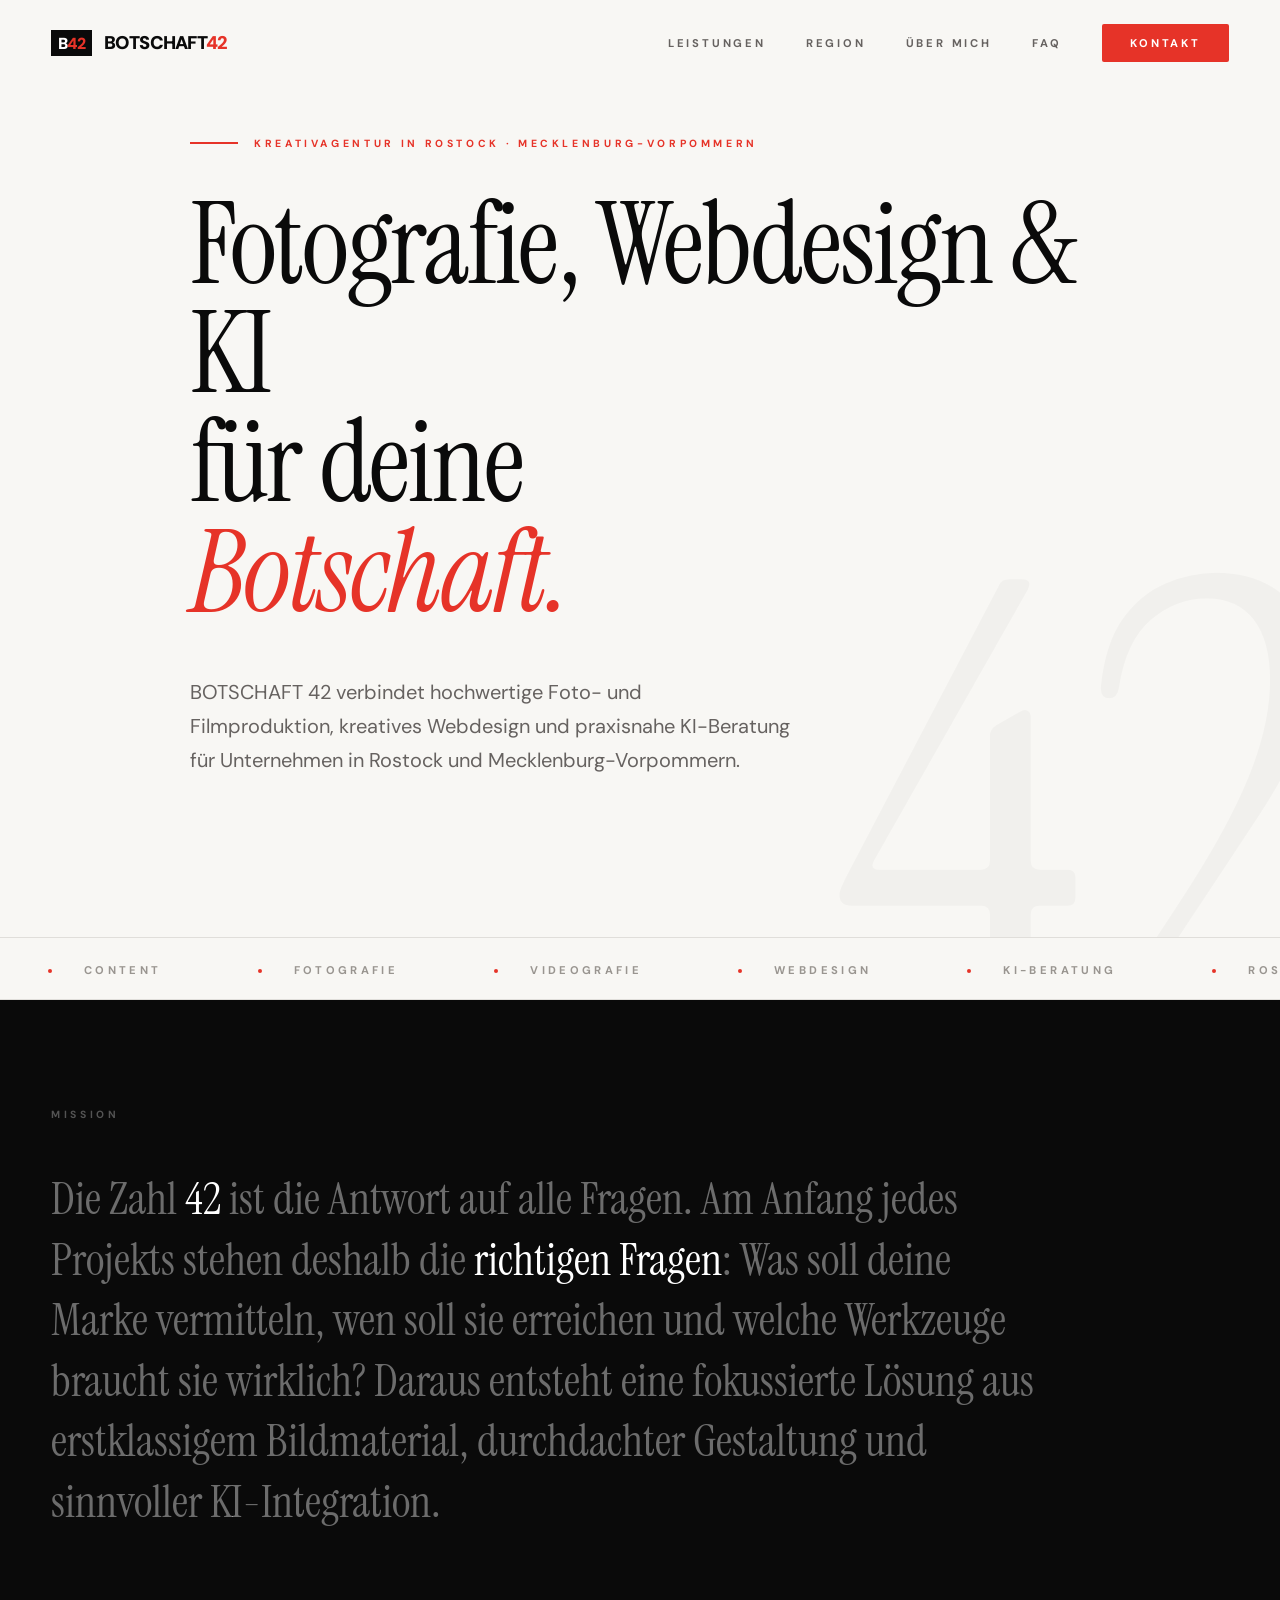
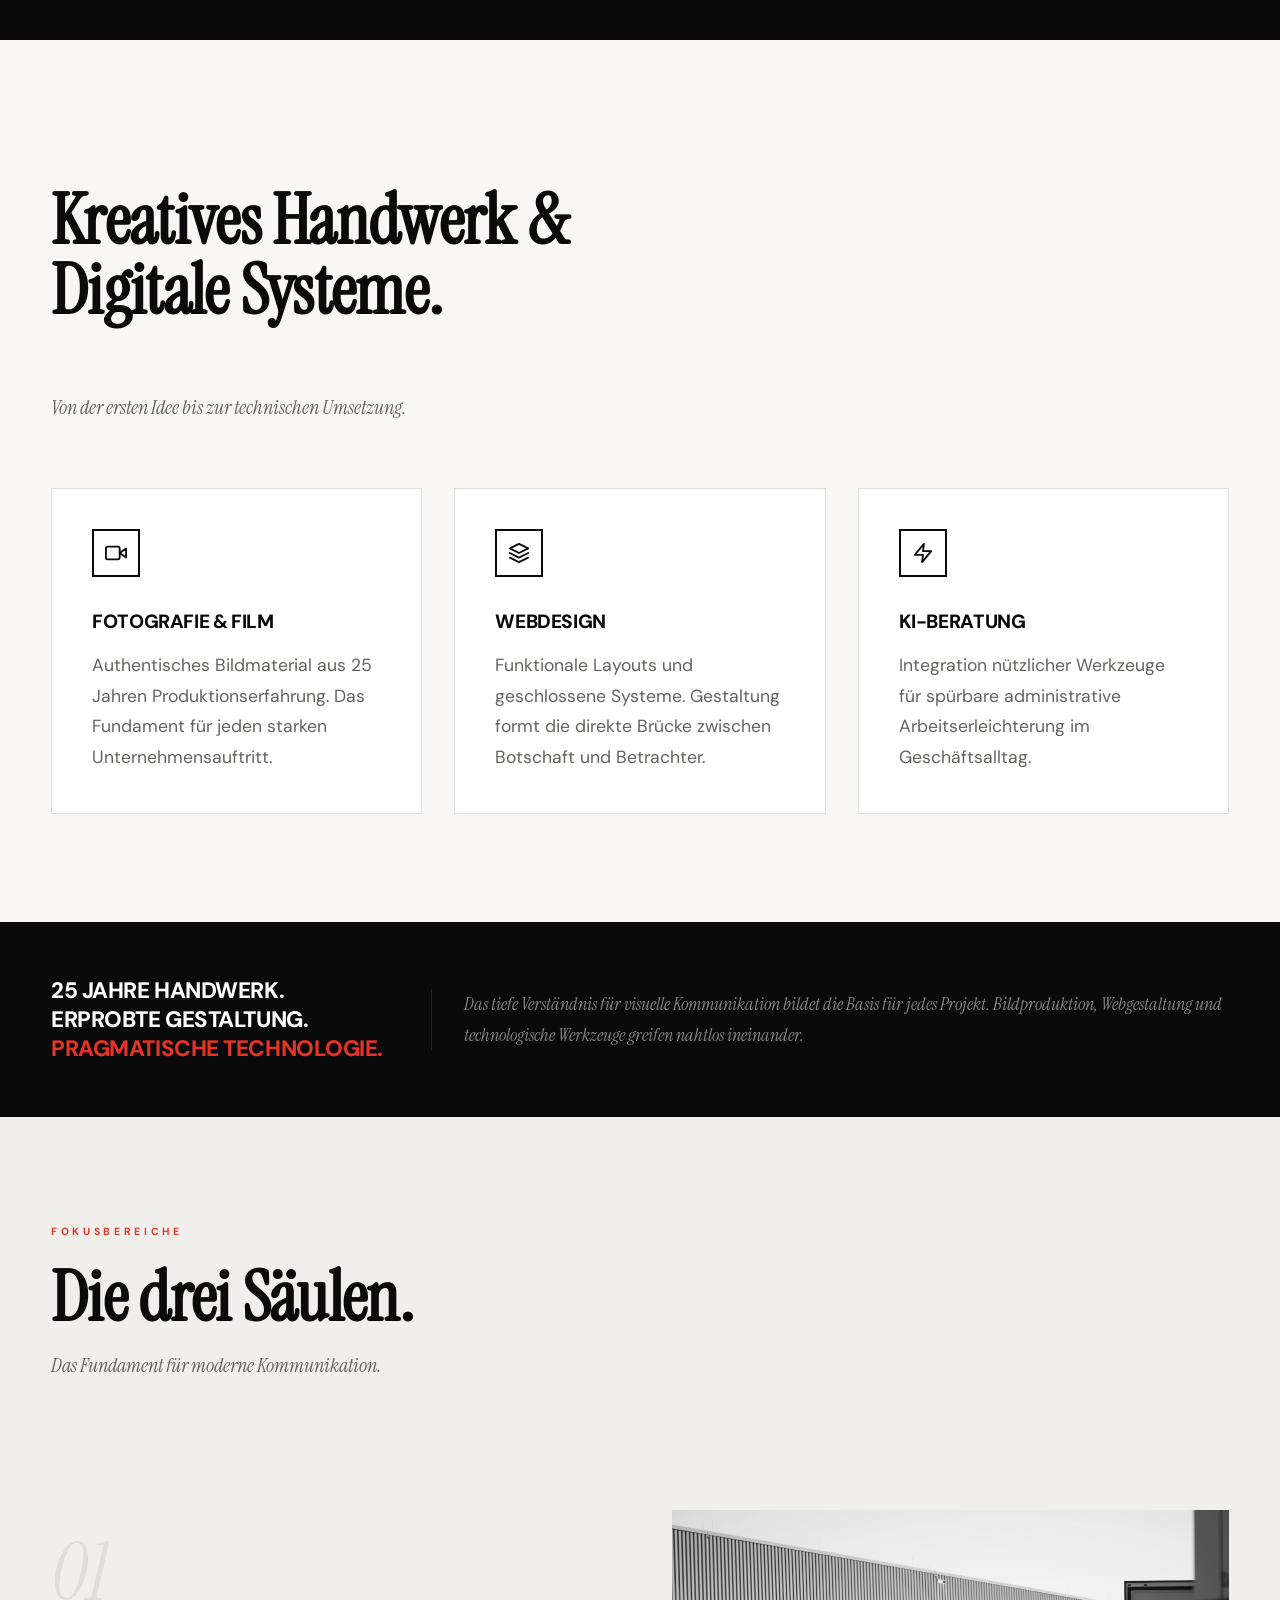
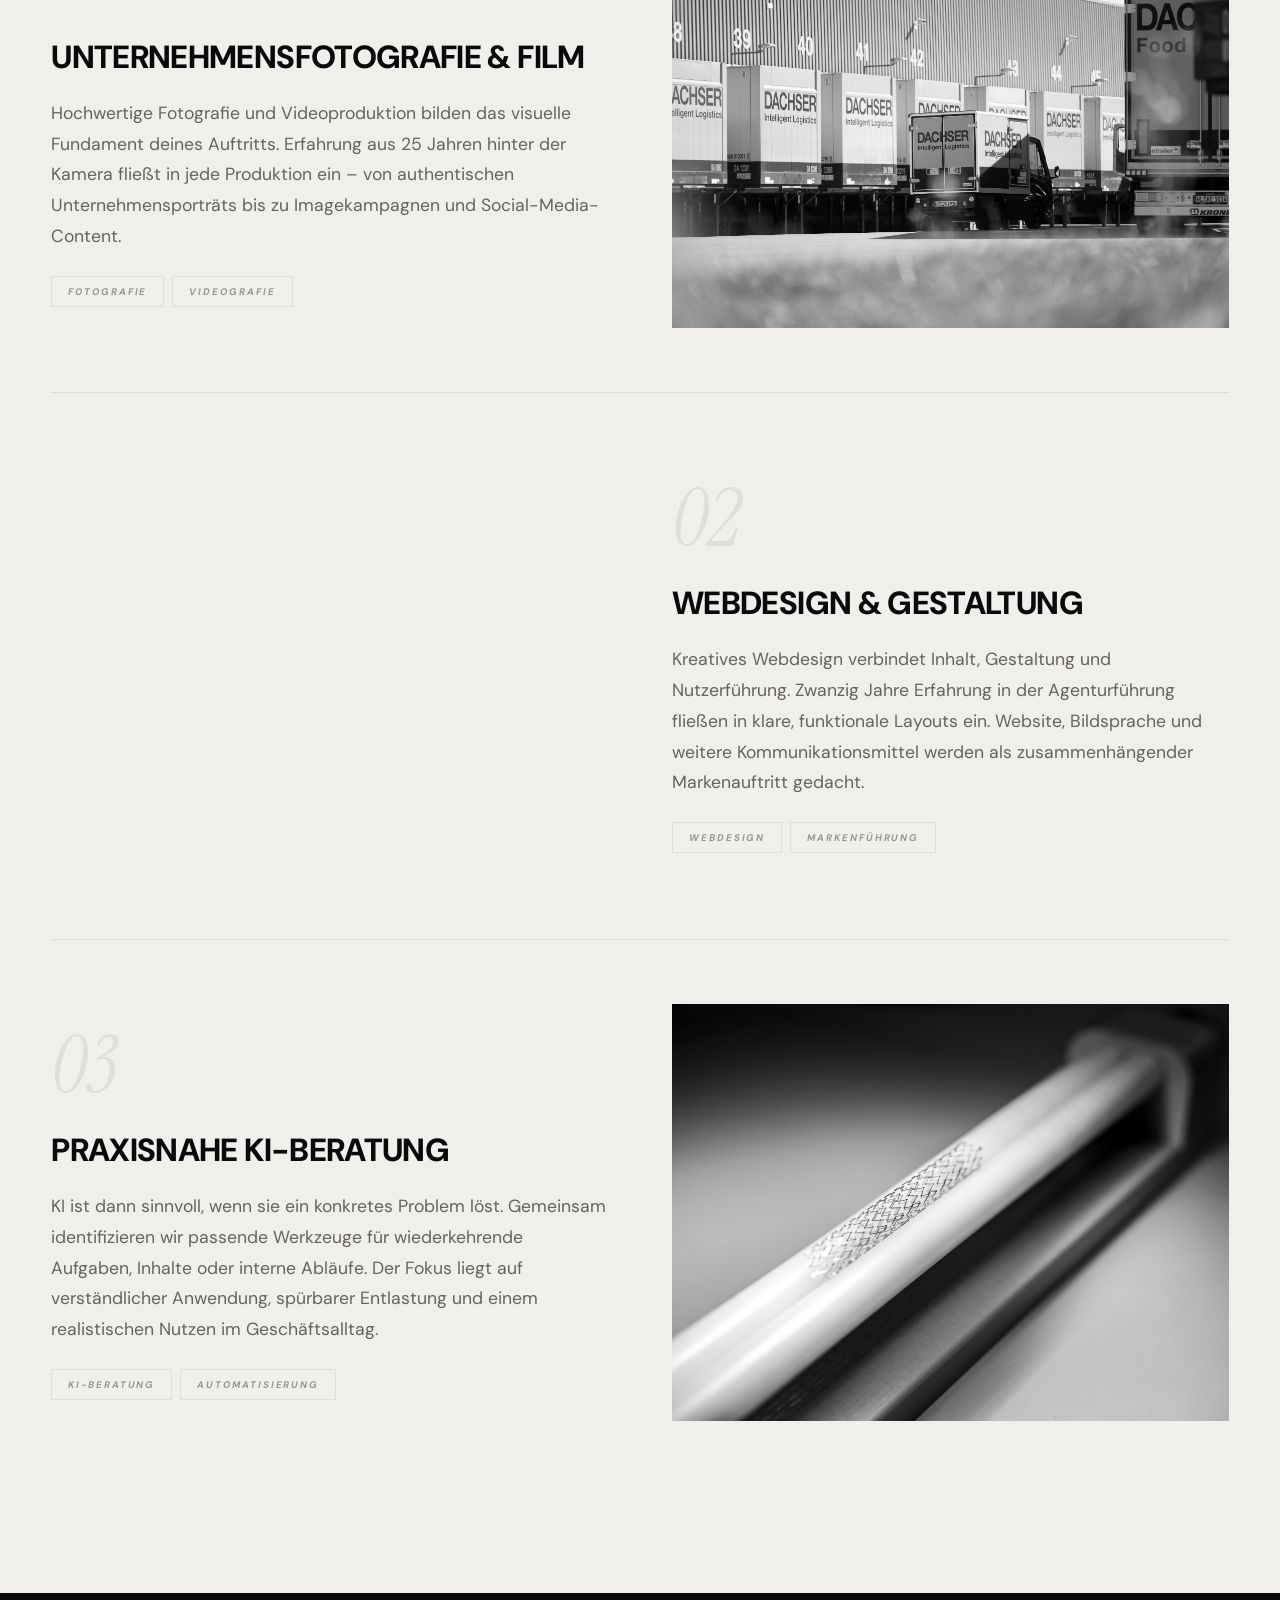
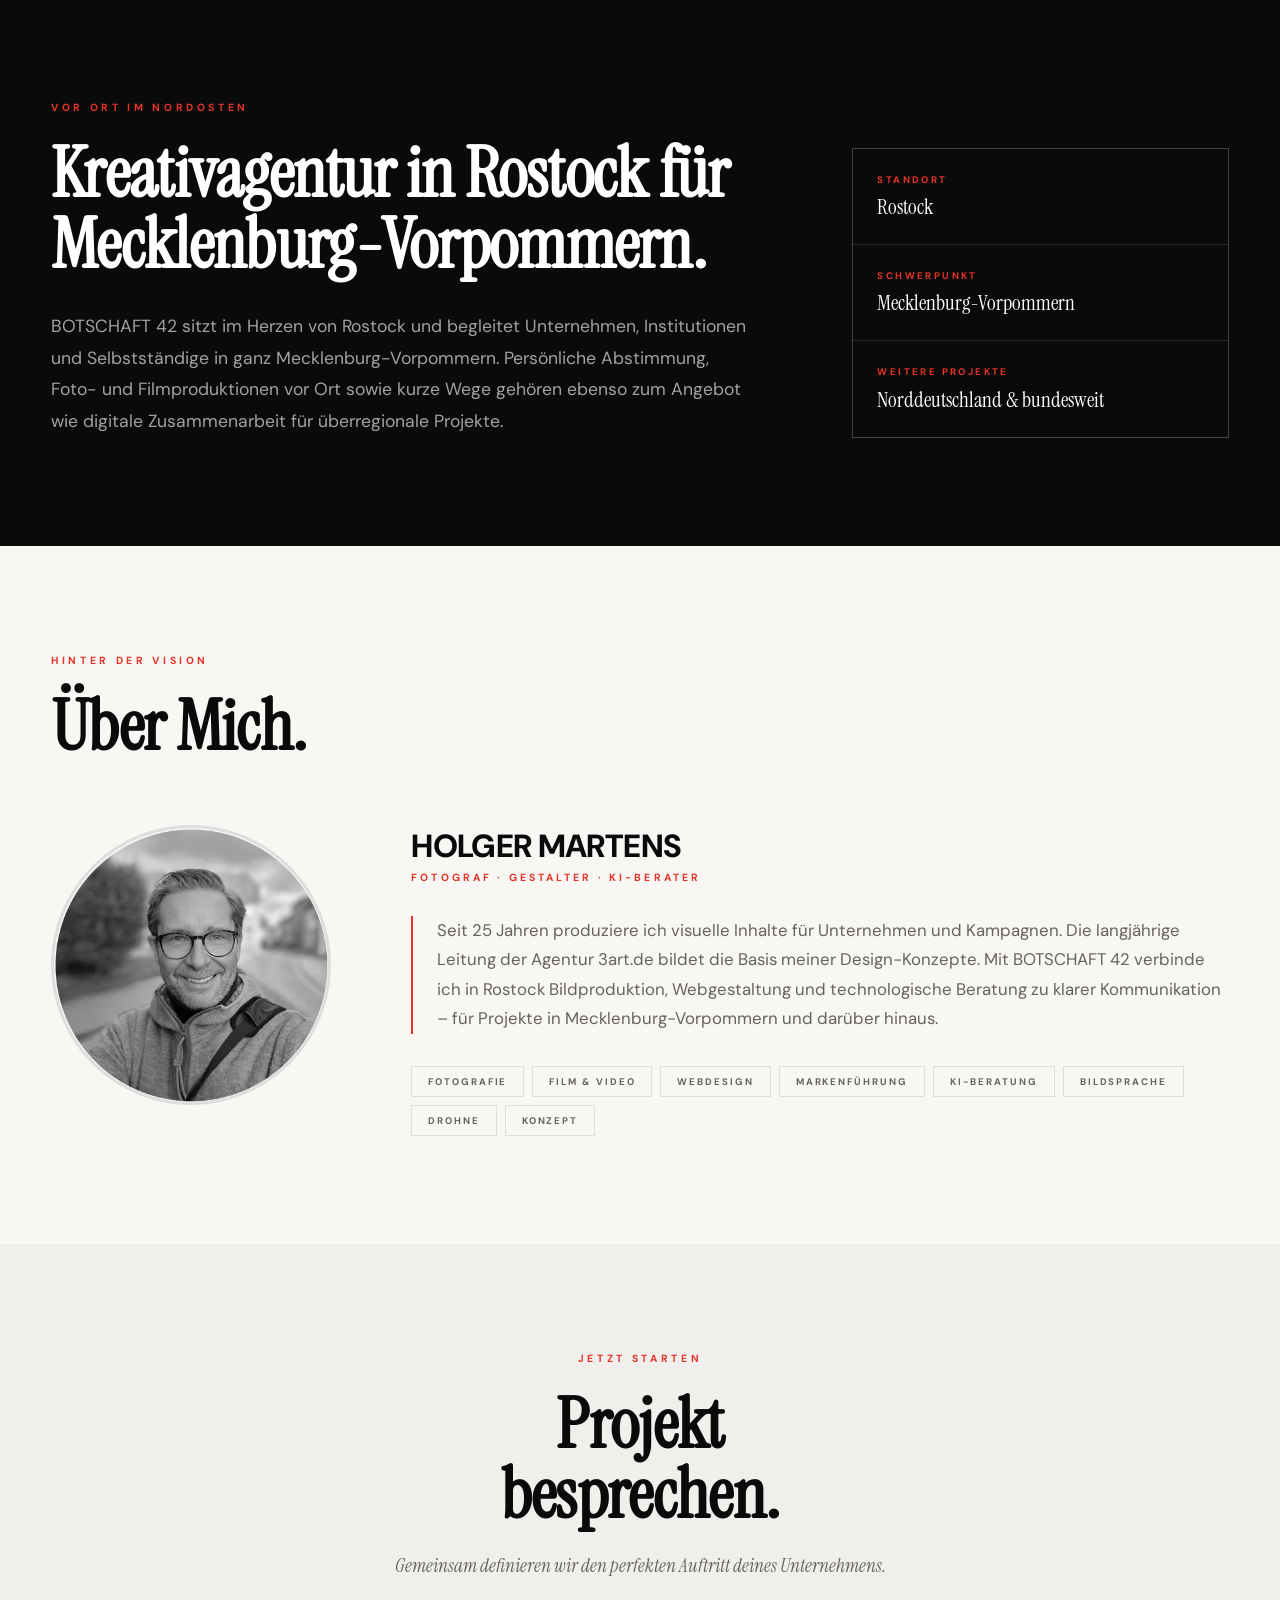
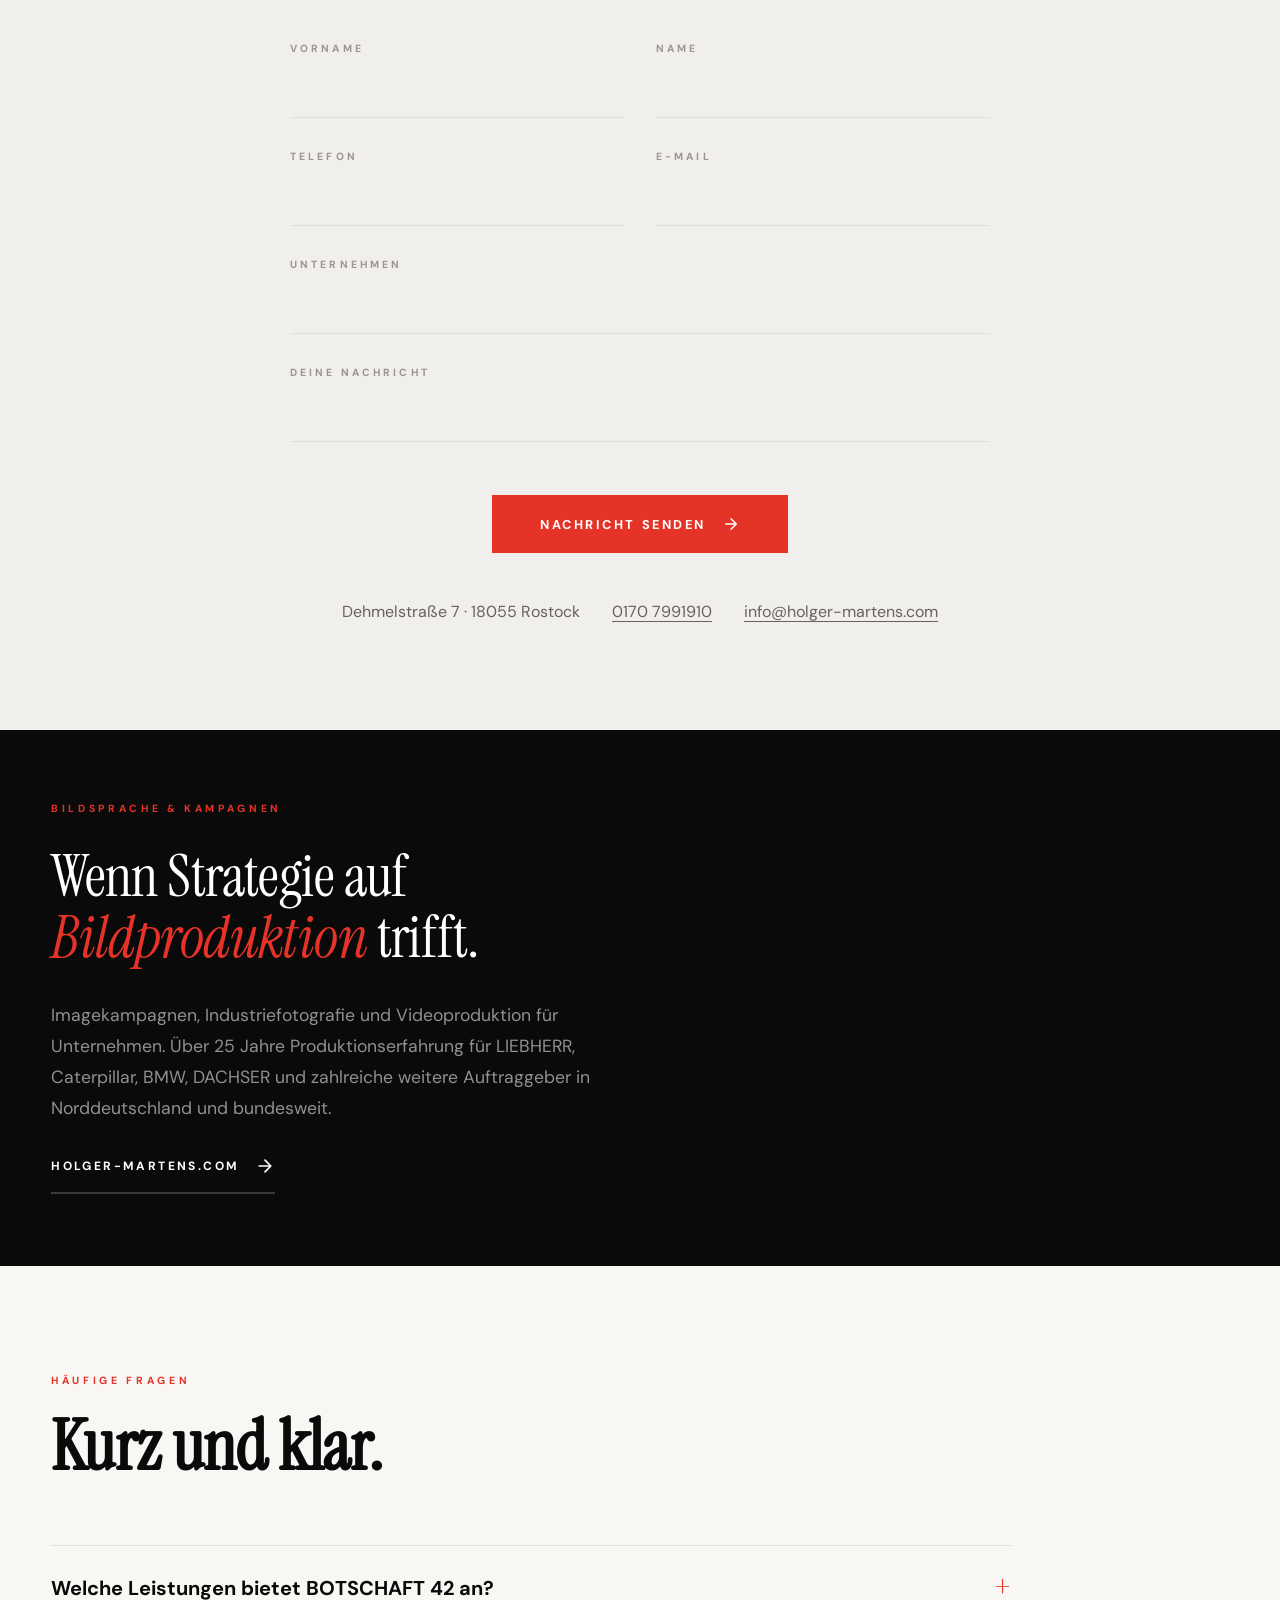
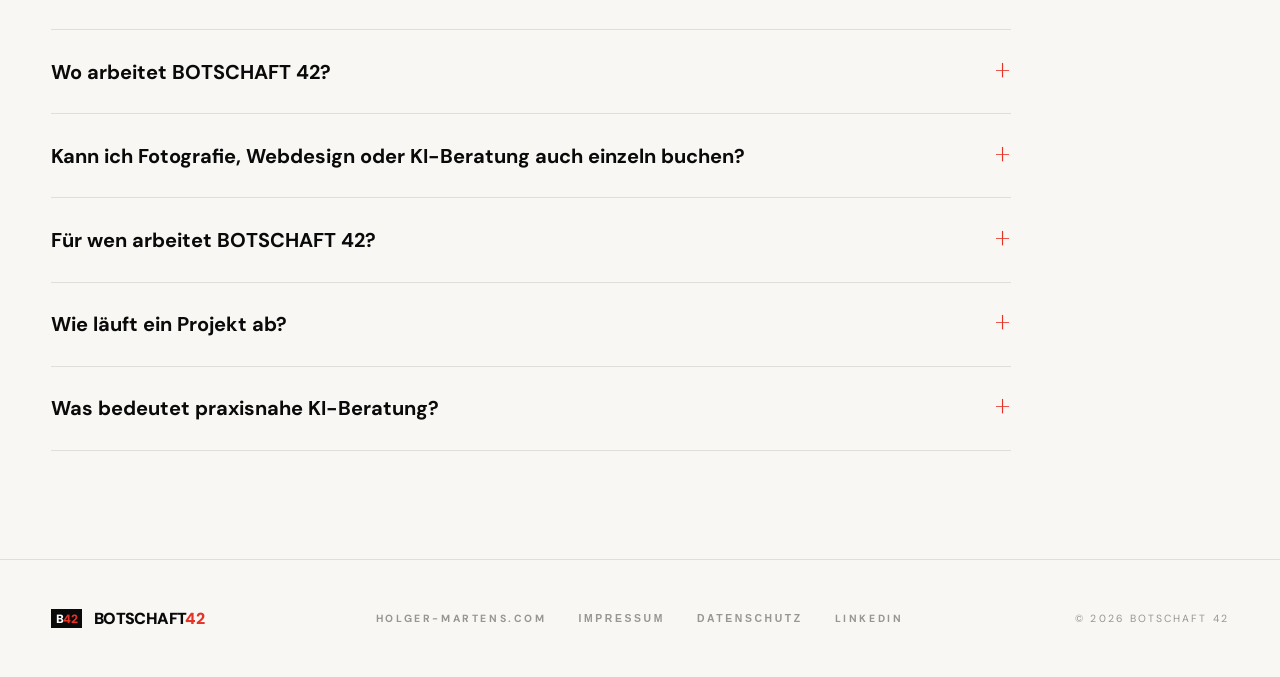
<file: index.html>
<!DOCTYPE html>
<html lang="de" class="scroll-smooth">
<head>
    <meta charset="UTF-8">
    <meta name="viewport" content="width=device-width, initial-scale=1.0, viewport-fit=cover">
    <meta name="apple-mobile-web-app-capable" content="yes">
    <meta name="apple-mobile-web-app-status-bar-style" content="default">
    <meta name="format-detection" content="telephone=no">
    <meta name="theme-color" content="#f8f7f4">
    
    <!-- SEO Meta -->
    <title>Fotografie, Webdesign & KI-Beratung in Rostock | BOTSCHAFT 42</title>
    <meta name="description" content="BOTSCHAFT 42 verbindet Fotografie, Film, Webdesign und praxisnahe KI-Beratung für Unternehmen in Rostock und Mecklenburg-Vorpommern.">
    <meta name="author" content="Holger Martens">
    <meta name="robots" content="index, follow, max-image-preview:large, max-snippet:-1, max-video-preview:-1">
    <link rel="canonical" href="https://botschaft42.de/">
    <link rel="alternate" hreflang="de-DE" href="https://botschaft42.de/">
    <link rel="alternate" hreflang="x-default" href="https://botschaft42.de/">

    <!-- Open Graph -->
    <meta property="og:title" content="Fotografie, Webdesign & KI-Beratung in Rostock | BOTSCHAFT 42">
    <meta property="og:description" content="Fotografie, Film, Webdesign und praxisnahe KI-Beratung für Unternehmen in Rostock und Mecklenburg-Vorpommern.">
    <meta property="og:type" content="website">
    <meta property="og:url" content="https://botschaft42.de/">
    <meta property="og:locale" content="de_DE">
    <meta property="og:site_name" content="BOTSCHAFT 42">
    <meta property="og:image" content="https://botschaft42.de/MHS08251.jpg">
    <meta property="og:image:secure_url" content="https://botschaft42.de/MHS08251.jpg">
    <meta property="og:image:type" content="image/jpeg">
    <meta property="og:image:width" content="2500">
    <meta property="og:image:height" content="1667">
    <meta property="og:image:alt" content="Unternehmensfotografie von BOTSCHAFT 42 aus Rostock">
    <meta name="twitter:card" content="summary_large_image">
    <meta name="twitter:image" content="https://botschaft42.de/MHS08251.jpg">
    <meta name="twitter:image:alt" content="Unternehmensfotografie von BOTSCHAFT 42 aus Rostock">
    <meta name="twitter:title" content="Fotografie, Webdesign & KI-Beratung in Rostock | BOTSCHAFT 42">
    <meta name="twitter:description" content="Fotografie, Film, Webdesign und praxisnahe KI-Beratung für Unternehmen in Rostock und Mecklenburg-Vorpommern.">

    <!-- Favicon -->
    <link rel="icon" type="image/png" href="/martens.png">
    <link rel="apple-touch-icon" href="/martens.png">

    <!-- Structured Data: Unternehmen, Website, Leistungen und FAQ -->
    <script type="application/ld+json">
    {
        "@context": "https://schema.org",
        "@graph": [
            {
                "@type": "WebSite",
                "@id": "https://botschaft42.de/#website",
                "url": "https://botschaft42.de/",
                "name": "BOTSCHAFT 42",
                "alternateName": "Botschaft42",
                "inLanguage": "de-DE",
                "publisher": {"@id": "https://botschaft42.de/#unternehmen"}
            },
            {
                "@type": "WebPage",
                "@id": "https://botschaft42.de/#webpage",
                "url": "https://botschaft42.de/",
                "name": "Fotografie, Webdesign & KI-Beratung in Rostock | BOTSCHAFT 42",
                "description": "BOTSCHAFT 42 verbindet Fotografie, Film, Webdesign und praxisnahe KI-Beratung für Unternehmen in Rostock und Mecklenburg-Vorpommern.",
                "isPartOf": {"@id": "https://botschaft42.de/#website"},
                "about": {"@id": "https://botschaft42.de/#unternehmen"},
                "inLanguage": "de-DE",
                "primaryImageOfPage": {
                    "@type": "ImageObject",
                    "url": "https://botschaft42.de/MHS08251.jpg",
                    "width": 2500,
                    "height": 1667
                }
            },
            {
                "@type": "ProfessionalService",
                "@id": "https://botschaft42.de/#unternehmen",
                "name": "BOTSCHAFT 42",
                "description": "Kreativagentur für Fotografie, Film, Webdesign und praxisnahe KI-Beratung in Rostock und Mecklenburg-Vorpommern.",
                "url": "https://botschaft42.de/",
                "image": "https://botschaft42.de/MHS08251.jpg",
                "telephone": "+49 170 7991910",
                "email": "info@holger-martens.com",
                "address": {
                    "@type": "PostalAddress",
                    "streetAddress": "Dehmelstraße 7",
                    "addressLocality": "Rostock",
                    "postalCode": "18055",
                    "addressRegion": "Mecklenburg-Vorpommern",
                    "addressCountry": "DE"
                },
                "founder": {"@id": "https://botschaft42.de/#holger-martens"},
                "knowsAbout": ["Unternehmensfotografie", "Videoproduktion", "Webdesign", "KI-Beratung", "Imagekampagnen", "Markenführung"],
                "areaServed": [
                    {"@type": "City", "name": "Rostock"},
                    {"@type": "State", "name": "Mecklenburg-Vorpommern"},
                    {"@type": "Country", "name": "Deutschland"}
                ],
                "hasOfferCatalog": {
                    "@type": "OfferCatalog",
                    "name": "Leistungen von BOTSCHAFT 42",
                    "itemListElement": [
                        {
                            "@type": "Offer",
                            "itemOffered": {
                                "@type": "Service",
                                "name": "Fotografie & Film",
                                "serviceType": "Unternehmensfotografie und Videoproduktion",
                                "description": "Authentische Foto- und Videoproduktionen für Unternehmen, Imagekampagnen und Social Media.",
                                "provider": {"@id": "https://botschaft42.de/#unternehmen"},
                                "areaServed": "Rostock und Mecklenburg-Vorpommern"
                            }
                        },
                        {
                            "@type": "Offer",
                            "itemOffered": {
                                "@type": "Service",
                                "name": "Webdesign & Gestaltung",
                                "serviceType": "Webdesign",
                                "description": "Konzeption und Gestaltung funktionaler Websites und zusammenhängender Markenauftritte.",
                                "provider": {"@id": "https://botschaft42.de/#unternehmen"},
                                "areaServed": "Rostock und Mecklenburg-Vorpommern"
                            }
                        },
                        {
                            "@type": "Offer",
                            "itemOffered": {
                                "@type": "Service",
                                "name": "Praxisnahe KI-Beratung",
                                "serviceType": "KI-Beratung für Unternehmen",
                                "description": "Auswahl und Integration nützlicher KI-Werkzeuge für konkrete Arbeitsabläufe.",
                                "provider": {"@id": "https://botschaft42.de/#unternehmen"},
                                "areaServed": "Rostock und Mecklenburg-Vorpommern"
                            }
                        }
                    ]
                },
                "sameAs": [
                    "https://www.linkedin.com/in/holger-martens-11135a9b/",
                    "https://www.instagram.com/holger.martens/",
                    "https://www.facebook.com/Fotograf.Holger.Martens",
                    "https://www.holger-martens.com"
                ]
            },
            {
                "@type": "Person",
                "@id": "https://botschaft42.de/#holger-martens",
                "name": "Holger Martens",
                "jobTitle": "Fotograf, Gestalter und KI-Berater",
                "url": "https://www.holger-martens.com",
                "image": "https://botschaft42.de/martens.png",
                "worksFor": {"@id": "https://botschaft42.de/#unternehmen"},
                "sameAs": [
                    "https://www.linkedin.com/in/holger-martens-11135a9b/",
                    "https://www.instagram.com/holger.martens/",
                    "https://www.facebook.com/Fotograf.Holger.Martens"
                ]
            },
            {
                "@type": "FAQPage",
                "@id": "https://botschaft42.de/#faq",
                "url": "https://botschaft42.de/#faq",
                "inLanguage": "de-DE",
                "mainEntity": [
                    {
                        "@type": "Question",
                        "name": "Welche Leistungen bietet BOTSCHAFT 42 an?",
                        "acceptedAnswer": {
                            "@type": "Answer",
                            "text": "BOTSCHAFT 42 verbindet Unternehmensfotografie und Film, Webdesign und Gestaltung sowie praxisnahe KI-Beratung. Die Leistungen können als Gesamtpaket oder einzeln beauftragt werden."
                        }
                    },
                    {
                        "@type": "Question",
                        "name": "Wo arbeitet BOTSCHAFT 42?",
                        "acceptedAnswer": {
                            "@type": "Answer",
                            "text": "BOTSCHAFT 42 hat seinen Sitz in Rostock und arbeitet schwerpunktmäßig für Unternehmen in Mecklenburg-Vorpommern. Foto- und Filmproduktionen sowie weitere Projekte sind auch in Norddeutschland und bundesweit möglich."
                        }
                    },
                    {
                        "@type": "Question",
                        "name": "Kann ich Fotografie, Webdesign oder KI-Beratung auch einzeln buchen?",
                        "acceptedAnswer": {
                            "@type": "Answer",
                            "text": "Ja. Jede der drei Leistungen kann einzeln beauftragt werden. Besonders wirkungsvoll ist die Verbindung, wenn Bilder, Website und digitale Werkzeuge von Beginn an auf dieselbe Botschaft ausgerichtet werden."
                        }
                    },
                    {
                        "@type": "Question",
                        "name": "Für wen arbeitet BOTSCHAFT 42?",
                        "acceptedAnswer": {
                            "@type": "Answer",
                            "text": "Das Angebot richtet sich an Unternehmen, Institutionen und Selbstständige, die ihren Auftritt klarer gestalten, eigenes Bildmaterial produzieren oder KI-Werkzeuge sinnvoll in ihren Arbeitsalltag integrieren möchten."
                        }
                    },
                    {
                        "@type": "Question",
                        "name": "Wie läuft ein Projekt ab?",
                        "acceptedAnswer": {
                            "@type": "Answer",
                            "text": "Am Anfang stehen ein persönliches Gespräch und die Klärung von Ziel, Zielgruppe und vorhandenen Materialien. Darauf folgen ein konkretes Konzept, ein transparentes Angebot und die abgestimmte Umsetzung."
                        }
                    },
                    {
                        "@type": "Question",
                        "name": "Was bedeutet praxisnahe KI-Beratung?",
                        "acceptedAnswer": {
                            "@type": "Answer",
                            "text": "Praxisnahe KI-Beratung beginnt bei einem konkreten Arbeitsablauf. Gemeinsam wird geprüft, welche Werkzeuge wirklich Zeit sparen oder Qualität verbessern und wie sie verständlich in den Alltag integriert werden können."
                        }
                    }
                ]
            }
        ]
    }
    </script>

    <!-- Fonts: Instrument Serif (Display) + DM Sans (Body) -->
    <link rel="preconnect" href="https://fonts.googleapis.com">
    <link rel="preconnect" href="https://fonts.gstatic.com" crossorigin>
    <link href="https://fonts.googleapis.com/css2?family=DM+Sans:ital,opsz,wght@0,9..40,100..1000;1,9..40,100..1000&family=Instrument+Serif:ital@0;1&display=swap" rel="stylesheet">

    <style>
        :root {
            --black: #0a0a0a;
            --white: #f8f7f4;
            --red: #e63328;
            --red-dark: #c42a20;
            --gray-100: #f0efec;
            --gray-200: #e0deda;
            --gray-400: #999590;
            --gray-600: #666260;
            --gray-800: #333130;
            --sans: 'DM Sans', sans-serif;
            --serif: 'Instrument Serif', serif;
        }

        * { margin: 0; padding: 0; box-sizing: border-box; }

        html { scroll-behavior: smooth; }

        body {
            font-family: var(--sans);
            color: var(--black);
            background: var(--white);
            overflow-x: hidden;
            -webkit-font-smoothing: antialiased;
            -moz-osx-font-smoothing: grayscale;
            -webkit-text-size-adjust: 100%;
            text-size-adjust: 100%;
            -webkit-tap-highlight-color: transparent;
        }

        ::selection { background: var(--red); color: white; }

        .skip-link {
            position: fixed;
            top: 0.75rem;
            left: 0.75rem;
            z-index: 1000;
            padding: 0.8rem 1rem;
            color: white;
            background: var(--black);
            text-decoration: none;
            transform: translateY(-150%);
            transition: transform 0.2s;
        }
        .skip-link:focus { transform: translateY(0); }

        /* ── Typography ── */
        .t-display {
            font-family: var(--serif);
            font-size: clamp(3rem, 9vw, 8rem);
            line-height: 0.95;
            font-weight: 400;
            letter-spacing: -0.02em;
        }

        .t-headline {
            font-family: var(--serif);
            font-size: clamp(2.2rem, 5.5vw, 5rem);
            line-height: 1.0;
            letter-spacing: -0.01em;
        }

        .t-section-label {
            font-family: var(--sans);
            font-size: 0.65rem;
            font-weight: 700;
            letter-spacing: 0.35em;
            text-transform: uppercase;
            color: var(--red);
        }

        .t-body { font-size: 1.1rem; line-height: 1.75; color: var(--gray-600); }
        .t-body-lg { font-size: 1.25rem; line-height: 1.7; color: var(--gray-600); }

        /* ── Layout ── */
        .container { max-width: 1400px; margin: 0 auto; padding: 0 clamp(1.5rem, 4vw, 4rem); }
        .section { padding: clamp(5rem, 12vh, 10rem) 0; }

        /* ── B42 Signet ── */
        .b42-signet {
            display: inline-flex;
            align-items: center;
            justify-content: center;
            background: var(--black);
            color: white;
            font-family: var(--sans);
            font-weight: 900;
            letter-spacing: -0.05em;
            padding: 0.15em 0.4em;
            font-size: 1rem;
        }
        .b42-signet .red { color: var(--red); }

        /* ── Navigation ── */
        .nav {
            position: fixed;
            top: 0;
            left: 0;
            right: 0;
            z-index: 100;
            padding: 1.5rem clamp(1.5rem, 4vw, 4rem);
            display: flex;
            justify-content: space-between;
            align-items: center;
            transition: all 0.4s cubic-bezier(0.16, 1, 0.3, 1);
        }
        .nav.scrolled {
            background: rgba(248, 247, 244, 0.92);
            backdrop-filter: blur(20px);
            -webkit-backdrop-filter: blur(20px);
            padding-top: 1rem;
            padding-bottom: 1rem;
            box-shadow: 0 1px 0 rgba(0,0,0,0.06);
        }
        .nav-brand {
            display: flex;
            align-items: center;
            gap: 0.75rem;
            text-decoration: none;
            color: var(--black);
        }
        .nav-brand-text {
            font-family: var(--sans);
            font-weight: 900;
            font-size: 1.15rem;
            letter-spacing: -0.04em;
            text-transform: uppercase;
        }
        .nav-brand-text .red { color: var(--red); }

        .nav-links {
            display: flex;
            align-items: center;
            gap: 2.5rem;
        }
        .nav-links a {
            font-size: 0.7rem;
            font-weight: 700;
            letter-spacing: 0.25em;
            text-transform: uppercase;
            text-decoration: none;
            color: var(--gray-600);
            transition: color 0.3s;
        }
        .nav-links a:hover { color: var(--black); }
        .nav-cta {
            background: var(--red) !important;
            color: white !important;
            padding: 0.75rem 1.75rem;
            border-radius: 2px;
            transition: all 0.3s !important;
        }
        .nav-cta:hover { background: var(--black) !important; }

        /* ── Burger ── */
        .burger { display: none; background: none; border: none; cursor: pointer; padding: 0.5rem; }
        .burger span {
            display: block;
            width: 28px;
            height: 2px;
            background: var(--black);
            margin: 6px 0;
            transition: all 0.3s;
        }

        /* ── Mobile Menu ── */
        .mobile-menu {
            position: fixed;
            inset: 0;
            z-index: 200;
            background: var(--black);
            display: flex;
            flex-direction: column;
            align-items: center;
            justify-content: center;
            gap: 2.5rem;
            opacity: 0;
            visibility: hidden;
            pointer-events: none;
            transition: opacity 0.4s, visibility 0.4s;
            -webkit-overflow-scrolling: touch;
            overscroll-behavior: contain;
        }
        .mobile-menu.open { opacity: 1; visibility: visible; pointer-events: all; }
        .mobile-menu a {
            font-family: var(--serif);
            font-size: 2.5rem;
            color: white;
            text-decoration: none;
            transition: color 0.3s;
        }
        .mobile-menu a:hover { color: var(--red); }
        .mobile-menu-close {
            position: absolute;
            top: 1.5rem;
            right: 1.5rem;
            background: none;
            border: none;
            color: white;
            font-size: 2.5rem;
            cursor: pointer;
            line-height: 1;
        }

        /* ── Hero ── */
        .hero {
            min-height: 100vh;
            display: flex;
            align-items: flex-end;
            padding-bottom: clamp(4rem, 8vh, 8rem);
            padding-top: 8rem;
            position: relative;
            overflow: hidden;
        }
        .hero-bg-num {
            position: absolute;
            right: -5%;
            bottom: -15%;
            font-family: var(--serif);
            font-size: clamp(20rem, 50vw, 55rem);
            font-weight: 400;
            color: var(--black);
            opacity: 0.025;
            line-height: 0.8;
            pointer-events: none;
            user-select: none;
        }
        .hero-label {
            display: inline-flex;
            align-items: center;
            gap: 1rem;
            margin-bottom: 2.5rem;
        }
        .hero-label-line {
            width: 3rem;
            height: 2px;
            background: var(--red);
        }
        .hero h1 { margin-bottom: 3rem; max-width: 900px; }
        .hero h1 em {
            font-family: var(--serif);
            font-style: italic;
            color: var(--red);
        }
        .hero-sub {
            max-width: 600px;
            font-size: 1.25rem;
            line-height: 1.7;
            color: var(--gray-600);
            margin-bottom: 3rem;
        }
        .hero-cta {
            display: inline-flex;
            align-items: center;
            gap: 1rem;
            font-size: 0.75rem;
            font-weight: 700;
            letter-spacing: 0.2em;
            text-transform: uppercase;
            text-decoration: none;
            color: var(--black);
            border-bottom: 2px solid var(--gray-200);
            padding-bottom: 1rem;
            transition: all 0.4s;
        }
        .hero-cta:hover { border-color: var(--red); }
        .hero-cta svg { transition: transform 0.4s; }
        .hero-cta:hover svg { transform: translateX(6px); }

        /* ── Scroll Animations ── */
        .reveal {
            opacity: 0;
            transform: translateY(40px);
            transition: opacity 0.8s cubic-bezier(0.16, 1, 0.3, 1),
                        transform 0.8s cubic-bezier(0.16, 1, 0.3, 1);
        }
        .reveal.visible { opacity: 1; transform: translateY(0); }
        .reveal-delay-1 { transition-delay: 0.1s; }
        .reveal-delay-2 { transition-delay: 0.2s; }
        .reveal-delay-3 { transition-delay: 0.3s; }

        /* ── Mission Section ── */
        .mission { background: var(--black); color: white; }
        .mission-text {
            font-family: var(--serif);
            font-size: clamp(1.6rem, 3.5vw, 2.8rem);
            line-height: 1.35;
            color: rgba(255,255,255,0.4);
            max-width: 1000px;
        }
        .mission-text strong { color: white; font-weight: 400; }

        /* ── Expertise Cards ── */
        .card-grid { display: grid; grid-template-columns: repeat(auto-fit, minmax(320px, 1fr)); gap: 2rem; }
        .card {
            background: white;
            border: 1px solid var(--gray-200);
            padding: 2.5rem;
            transition: all 0.5s cubic-bezier(0.16, 1, 0.3, 1);
            position: relative;
            overflow: hidden;
        }
        .card::before {
            content: '';
            position: absolute;
            top: 0;
            left: 0;
            width: 100%;
            height: 3px;
            background: var(--red);
            transform: scaleX(0);
            transform-origin: left;
            transition: transform 0.5s cubic-bezier(0.16, 1, 0.3, 1);
        }
        .card:hover { transform: translateY(-4px); box-shadow: 0 20px 60px rgba(0,0,0,0.06); }
        .card:hover::before { transform: scaleX(1); }
        .card-icon {
            width: 3rem;
            height: 3rem;
            border: 2px solid var(--black);
            display: flex;
            align-items: center;
            justify-content: center;
            margin-bottom: 2rem;
            transition: all 0.4s;
        }
        .card:hover .card-icon { background: var(--red); border-color: var(--red); }
        .card:hover .card-icon svg { stroke: white; }
        .card h3 {
            font-family: var(--sans);
            font-size: 1.2rem;
            font-weight: 800;
            text-transform: uppercase;
            letter-spacing: -0.02em;
            margin-bottom: 1rem;
        }

        /* ── Solutions ── */
        .solution {
            display: grid;
            grid-template-columns: 1fr 1fr;
            gap: 4rem;
            align-items: center;
            padding: 4rem 0;
            border-bottom: 1px solid var(--gray-200);
        }
        .solution:last-child { border-bottom: none; }
        .solution-num {
            font-family: var(--serif);
            font-size: 5rem;
            font-style: italic;
            color: var(--gray-200);
            line-height: 1;
            margin-bottom: 1.5rem;
            transition: color 0.5s;
        }
        .solution:hover .solution-num { color: var(--red); }
        .solution h3 {
            font-family: var(--sans);
            font-size: clamp(1.5rem, 2.5vw, 2rem);
            font-weight: 800;
            text-transform: uppercase;
            letter-spacing: -0.02em;
            margin-bottom: 1.25rem;
        }
        .solution-tags { display: flex; gap: 0.5rem; margin-top: 1.5rem; flex-wrap: wrap; }
        .tag {
            font-size: 0.6rem;
            font-weight: 700;
            letter-spacing: 0.2em;
            text-transform: uppercase;
            padding: 0.5rem 1rem;
            border: 1px solid var(--gray-200);
            color: var(--gray-400);
            font-style: italic;
        }
        .solution-img {
            aspect-ratio: 4/3;
            overflow: hidden;
            position: relative;
        }
        .solution-img img {
            width: 100%;
            height: 100%;
            object-fit: cover;
            filter: grayscale(100%);
            transition: all 0.7s cubic-bezier(0.16, 1, 0.3, 1);
        }
        .solution:hover .solution-img img { filter: grayscale(0%); transform: scale(1.03); }

        /* ── Reference Bar ── */
        .ref-bar {
            background: var(--black);
            color: white;
            padding: clamp(3rem, 6vh, 5rem) 0;
        }
        .ref-bar-inner {
            display: grid;
            grid-template-columns: auto 1fr;
            gap: 3rem;
            align-items: center;
        }
        .ref-bar h3 {
            font-family: var(--sans);
            font-size: 1.4rem;
            font-weight: 800;
            text-transform: uppercase;
            letter-spacing: -0.02em;
        }
        .ref-bar h3 span { color: var(--red); }
        .ref-bar p {
            font-family: var(--serif);
            font-style: italic;
            font-size: 1.15rem;
            line-height: 1.65;
            color: rgba(255,255,255,0.5);
            border-left: 1px solid rgba(255,255,255,0.1);
            padding-left: 2rem;
        }

        /* ── Über Mich ── */
        .ueber-mich-grid {
            display: grid;
            grid-template-columns: 280px 1fr;
            gap: 5rem;
            align-items: start;
        }
        .ueber-mich-photo {
            width: 280px;
            height: 280px;
            border-radius: 50%;
            overflow: hidden;
            flex-shrink: 0;
            filter: grayscale(100%);
            transition: filter 0.7s;
            border: 3px solid var(--gray-200);
        }
        .ueber-mich-photo:hover { filter: grayscale(0%); }
        .ueber-mich-photo img { width: 100%; height: 100%; object-fit: cover; }
        .ueber-mich-content h3 {
            font-family: var(--sans);
            font-size: 2rem;
            font-weight: 800;
            text-transform: uppercase;
            letter-spacing: -0.02em;
            margin-bottom: 0.25rem;
        }
        .ueber-mich-role {
            font-size: 0.65rem;
            font-weight: 700;
            letter-spacing: 0.3em;
            text-transform: uppercase;
            color: var(--red);
            margin-bottom: 2rem;
        }
        .ueber-mich-skills {
            display: flex;
            flex-wrap: wrap;
            gap: 0.5rem;
            margin-top: 2rem;
        }
        .skill-tag {
            font-size: 0.6rem;
            font-weight: 700;
            letter-spacing: 0.2em;
            text-transform: uppercase;
            padding: 0.5rem 1rem;
            border: 1px solid var(--gray-200);
            color: var(--gray-600);
            transition: all 0.3s;
        }
        .skill-tag:hover { border-color: var(--red); color: var(--red); }
        .ueber-mich-desc {
            font-size: 1.05rem;
            line-height: 1.75;
            color: var(--gray-600);
            border-left: 2px solid var(--red);
            padding-left: 1.5rem;
            margin-bottom: 1.5rem;
        }

        /* ── Region ── */
        .region { background: var(--black); color: white; }
        .region-grid {
            display: grid;
            grid-template-columns: minmax(0, 1.3fr) minmax(280px, 0.7fr);
            gap: clamp(3rem, 8vw, 8rem);
            align-items: end;
        }
        .region .t-headline { max-width: 900px; }
        .region-copy {
            font-size: 1.1rem;
            line-height: 1.8;
            color: rgba(255,255,255,0.62);
        }
        .region-facts {
            display: grid;
            gap: 1px;
            background: rgba(255,255,255,0.12);
            border: 1px solid rgba(255,255,255,0.12);
        }
        .region-fact { padding: 1.5rem; background: var(--black); }
        .region-fact dt {
            margin-bottom: 0.45rem;
            color: var(--red);
            font-size: 0.6rem;
            font-weight: 700;
            letter-spacing: 0.25em;
            text-transform: uppercase;
        }
        .region-fact dd { font-family: var(--serif); font-size: 1.3rem; }

        /* ── Contact ── */
        .contact { background: var(--gray-100); }
        .contact-form { max-width: 700px; margin: 0 auto; }
        .form-row { display: grid; grid-template-columns: 1fr 1fr; gap: 2rem; margin-bottom: 2rem; }
        .form-group { position: relative; }
        .form-group label {
            display: block;
            font-size: 0.65rem;
            font-weight: 700;
            letter-spacing: 0.3em;
            text-transform: uppercase;
            color: var(--gray-400);
            margin-bottom: 0.5rem;
            transition: color 0.3s;
        }
        .form-group:focus-within label { color: var(--red); }
        .form-group input,
        .form-group textarea {
            width: 100%;
            padding: 1rem 0;
            border: none;
            border-bottom: 1px solid var(--gray-200);
            background: transparent;
            font-family: var(--sans);
            font-size: 1.05rem;
            color: var(--black);
            outline: none;
            transition: border-color 0.3s;
        }
        .form-group input:focus,
        .form-group textarea:focus { border-color: var(--red); }
        .form-group textarea { resize: none; min-height: 1.5rem; }
        .contact-details {
            display: flex;
            justify-content: center;
            gap: 1rem 2rem;
            flex-wrap: wrap;
            margin: 3rem auto 0;
            color: var(--gray-600);
            font-style: normal;
        }
        .contact-details a { color: inherit; text-underline-offset: 0.25em; }
        .contact-details a:hover { color: var(--red); }
        .submit-btn {
            display: inline-flex;
            align-items: center;
            gap: 1rem;
            background: var(--red);
            color: white;
            border: none;
            padding: 1.25rem 3rem;
            font-family: var(--sans);
            font-size: 0.8rem;
            font-weight: 700;
            letter-spacing: 0.2em;
            text-transform: uppercase;
            cursor: pointer;
            transition: all 0.4s;
        }
        .submit-btn:hover { background: var(--black); }

        /* ── FAQ ── */
        .faq-list { max-width: 960px; margin-top: 4rem; border-top: 1px solid var(--gray-200); }
        .faq-item { border-bottom: 1px solid var(--gray-200); }
        .faq-item summary {
            display: flex;
            justify-content: space-between;
            gap: 2rem;
            align-items: center;
            padding: 1.6rem 0;
            cursor: pointer;
            list-style: none;
            font-size: clamp(1rem, 2vw, 1.25rem);
            font-weight: 700;
        }
        .faq-item summary::-webkit-details-marker { display: none; }
        .faq-item summary::after {
            content: '+';
            flex: 0 0 auto;
            color: var(--red);
            font-family: var(--serif);
            font-size: 2rem;
            font-weight: 400;
            line-height: 1;
        }
        .faq-item[open] summary::after { content: '–'; }
        .faq-answer { max-width: 780px; padding: 0 3rem 1.75rem 0; }
        .faq-answer p { color: var(--gray-600); font-size: 1.05rem; line-height: 1.75; }
        .faq-item summary:focus-visible { outline: 2px solid var(--red); outline-offset: 0.35rem; }

        /* ── Footer ── */
        .footer {
            padding: 3rem 0;
            border-top: 1px solid var(--gray-200);
        }
        .footer-inner {
            display: flex;
            justify-content: space-between;
            align-items: center;
            flex-wrap: wrap;
            gap: 1.5rem;
        }
        .footer-links {
            display: flex;
            gap: 2rem;
        }
        .footer-links button,
        .footer-links a {
            font-size: 0.65rem;
            font-weight: 700;
            letter-spacing: 0.25em;
            text-transform: uppercase;
            color: var(--gray-400);
            background: none;
            border: none;
            cursor: pointer;
            text-decoration: none;
            transition: color 0.3s;
        }
        .footer-links button:hover,
        .footer-links a:hover { color: var(--black); }
        .footer-copy {
            font-size: 0.65rem;
            letter-spacing: 0.2em;
            text-transform: uppercase;
            color: var(--gray-400);
        }

        /* ── Modal ── */
        .modal {
            display: none;
            position: fixed;
            inset: 0;
            z-index: 300;
            background: rgba(248, 247, 244, 0.98);
            overflow-y: auto;
            -webkit-overflow-scrolling: touch;
        }
        .modal-inner {
            max-width: 800px;
            margin: 5% auto;
            padding: 3rem clamp(1.5rem, 4vw, 3rem);
        }
        .modal-close {
            float: right;
            background: none;
            border: none;
            font-size: 2.5rem;
            cursor: pointer;
            color: var(--black);
            line-height: 1;
            transition: color 0.3s;
        }
        .modal-close:hover { color: var(--red); }
        .modal h2 {
            font-family: var(--sans);
            font-size: 2rem;
            font-weight: 900;
            text-transform: uppercase;
            letter-spacing: -0.02em;
            margin-bottom: 2rem;
        }
        .modal h3 {
            font-weight: 700;
            font-size: 1rem;
            border-bottom: 1px solid var(--gray-200);
            padding: 1.5rem 0 0.5rem;
            margin-bottom: 0.75rem;
        }
        .modal p { font-size: 0.95rem; line-height: 1.7; color: var(--gray-600); margin-bottom: 0.75rem; }

        /* ── Responsive ── */

        @supports (padding: env(safe-area-inset-top)) {
            .nav { padding-left: max(clamp(1.5rem, 4vw, 4rem), env(safe-area-inset-left)); padding-right: max(clamp(1.5rem, 4vw, 4rem), env(safe-area-inset-right)); }
            .footer { padding-bottom: max(3rem, env(safe-area-inset-bottom)); }
            .mobile-menu { padding: env(safe-area-inset-top) env(safe-area-inset-right) env(safe-area-inset-bottom) env(safe-area-inset-left); }
        }

        @supports (-webkit-touch-callout: none) {
            .hero { min-height: -webkit-fill-available; }
        }

        @media screen and (max-width: 900px) {
            .form-group input,
            .form-group textarea { font-size: 16px; }
        }

        @media (max-width: 900px) {
            .nav-links { display: none; }
            .burger { display: block; }
            .solution { grid-template-columns: 1fr; gap: 2rem; }
            .solution-img { order: -1; }
            .solution-num { font-size: 3.5rem; }
            .region-grid { grid-template-columns: 1fr; }
            .ueber-mich-grid { grid-template-columns: 1fr; gap: 2.5rem; }
            .ueber-mich-photo { width: 160px; height: 160px; margin: 0 auto; }
            .ueber-mich-content { text-align: left; }
            .form-row { grid-template-columns: 1fr; gap: 1.5rem; }
            .ref-bar-inner { grid-template-columns: 1fr; }
            .ref-bar p { border-left: none; padding-left: 0; border-top: 1px solid rgba(255,255,255,0.1); padding-top: 1.5rem; }
            .footer-inner { flex-direction: column; text-align: center; }
            .card-grid { grid-template-columns: 1fr; }
            .modal-inner { margin: 0; padding: 2rem 1.5rem; min-height: 100vh; }
            .modal-inner > div[style*="grid-template-columns"] { grid-template-columns: 1fr !important; }
        }

        @media (max-width: 480px) {
            .t-display { font-size: clamp(2.2rem, 10vw, 3.5rem); }
            .t-headline { font-size: clamp(1.8rem, 8vw, 2.8rem); }
            .hero { padding-top: 6rem; padding-bottom: 3rem; }
            .hero-sub { font-size: 1.05rem; }
            .hero-cta { font-size: 0.7rem; padding-bottom: 0.75rem; }
            .section { padding: clamp(3rem, 8vh, 6rem) 0; }
            .mission-text { font-size: clamp(1.2rem, 4.5vw, 1.6rem); }
            .card { padding: 2rem 1.5rem; }
            .solution h3 { font-size: 1.3rem; }
            .solution-tags { gap: 0.4rem; }
            .tag { padding: 0.4rem 0.75rem; font-size: 0.55rem; }
            .ref-bar h3 { font-size: 1.1rem; }
            .submit-btn { width: 100%; justify-content: center; padding: 1.25rem 2rem; }
            .footer-links { flex-wrap: wrap; justify-content: center; gap: 1.25rem; }
            .mobile-menu a { font-size: 2rem; }
            .t-section-label { font-size: 0.6rem; letter-spacing: 0.25em; }
        }

        @media (pointer: coarse) {
            .nav-cta { min-height: 44px; display: inline-flex; align-items: center; }
            .burger { min-width: 44px; min-height: 44px; display: flex; flex-direction: column; align-items: center; justify-content: center; }
            .hero-cta { min-height: 44px; }
            .submit-btn { min-height: 48px; }
            .footer-links button,
            .footer-links a { min-height: 44px; display: inline-flex; align-items: center; }
            .mobile-menu a { min-height: 48px; display: inline-flex; align-items: center; }
            .modal-close { min-width: 44px; min-height: 44px; display: inline-flex; align-items: center; justify-content: center; }
        }

        @media (prefers-reduced-motion: reduce) {
            .reveal { opacity: 1; transform: none; transition: none; }
            .ticker-inner { animation: none; }
            .card, .card::before, .solution-img img, .ueber-mich-photo { transition: none; }
        }

        /* ── Horizontal Rule Accent ── */
        .accent-line {
            width: 4rem;
            height: 3px;
            background: var(--red);
            margin-bottom: 2rem;
        }

        /* ── Marquee ticker ── */
        .ticker {
            overflow: hidden;
            white-space: nowrap;
            border-top: 1px solid var(--gray-200);
            border-bottom: 1px solid var(--gray-200);
            padding: 1.25rem 0;
        }
        .ticker-inner {
            display: inline-flex;
            animation: ticker 30s linear infinite;
        }
        .ticker-item {
            font-family: var(--sans);
            font-size: 0.7rem;
            font-weight: 700;
            letter-spacing: 0.3em;
            text-transform: uppercase;
            color: var(--gray-400);
            padding: 0 3rem;
        }
        .ticker-item .dot {
            display: inline-block;
            width: 4px;
            height: 4px;
            background: var(--red);
            border-radius: 50%;
            margin-right: 2rem;
            vertical-align: middle;
        }
        @keyframes ticker {
            0% { transform: translateX(0); }
            100% { transform: translateX(-50%); }
        }
    </style>
</head>
<body>

    <a class="skip-link" href="#main-content">Direkt zum Inhalt</a>

    <!-- ═══════ NAVIGATION ═══════ -->
    <nav class="nav" id="nav" role="navigation" aria-label="Hauptnavigation">
        <a href="#main-content" class="nav-brand" aria-label="BOTSCHAFT 42 – zum Seitenanfang">
            <div class="b42-signet">B<span class="red">42</span></div>
            <div class="nav-brand-text">Botschaft<span class="red">42</span></div>
        </a>
        <div class="nav-links">
            <a href="#loesungen">Leistungen</a>
            <a href="#region">Region</a>
            <a href="#team">Über mich</a>
            <a href="#faq">FAQ</a>
            <a href="#kontakt" class="nav-cta">Kontakt</a>
        </div>
        <button class="burger" id="burger" aria-label="Menü öffnen" aria-expanded="false" aria-controls="mobileMenu">
            <span></span><span></span><span></span>
        </button>
    </nav>

    <!-- Mobile Menu -->
    <div class="mobile-menu" id="mobileMenu" role="dialog" aria-label="Mobile Navigation" aria-hidden="true">
        <button class="mobile-menu-close" id="mobileClose" aria-label="Menü schließen">&times;</button>
        <a href="#loesungen" class="mob-link">Leistungen</a>
        <a href="#region" class="mob-link">Region</a>
        <a href="#team" class="mob-link">Über mich</a>
        <a href="#faq" class="mob-link">FAQ</a>
        <a href="#kontakt" class="mob-link" style="color:var(--red)">Kontakt</a>
    </div>

    <main id="main-content">
    <!-- ═══════ HERO ═══════ -->
    <header class="hero">
        <div class="hero-bg-num" aria-hidden="true">42</div>
        <div class="container" style="position:relative; z-index:2;">
            <div class="hero-label reveal">
                <div class="hero-label-line"></div>
                <span class="t-section-label">Kreativagentur in Rostock · Mecklenburg-Vorpommern</span>
            </div>
            <h1 class="t-display reveal reveal-delay-1">
                Fotografie, Webdesign & KI<br>für deine<br><em>Botschaft.</em>
            </h1>
            <p class="hero-sub reveal reveal-delay-2">
                BOTSCHAFT 42 verbindet hochwertige Foto- und Filmproduktion, kreatives Webdesign und praxisnahe KI-Beratung für Unternehmen in Rostock und Mecklenburg-Vorpommern.
            </p>
            <a href="#kontakt" class="hero-cta reveal reveal-delay-3">
                Projekt besprechen
                <svg width="20" height="20" viewBox="0 0 24 24" fill="none" stroke="currentColor" stroke-width="2" stroke-linecap="round" stroke-linejoin="round"><path d="M5 12h14M12 5l7 7-7 7"/></svg>
            </a>
        </div>
    </header>

    <!-- ═══════ TICKER ═══════ -->
    <div class="ticker" aria-hidden="true">
        <div class="ticker-inner">
            <span class="ticker-item"><span class="dot"></span>Content</span>
            <span class="ticker-item"><span class="dot"></span>Fotografie</span>
            <span class="ticker-item"><span class="dot"></span>Videografie</span>
            <span class="ticker-item"><span class="dot"></span>Webdesign</span>
            <span class="ticker-item"><span class="dot"></span>KI-Beratung</span>
            <span class="ticker-item"><span class="dot"></span>Rostock</span>
            <span class="ticker-item"><span class="dot"></span>Mecklenburg-Vorpommern</span>
            <span class="ticker-item"><span class="dot"></span>Douglas Adams</span>
            <span class="ticker-item"><span class="dot"></span>Handwerk</span>
            <span class="ticker-item"><span class="dot"></span>Content</span>
            <span class="ticker-item"><span class="dot"></span>Fotografie</span>
            <span class="ticker-item"><span class="dot"></span>Videografie</span>
            <span class="ticker-item"><span class="dot"></span>Webdesign</span>
            <span class="ticker-item"><span class="dot"></span>KI-Beratung</span>
            <span class="ticker-item"><span class="dot"></span>Rostock</span>
            <span class="ticker-item"><span class="dot"></span>Mecklenburg-Vorpommern</span>
            <span class="ticker-item"><span class="dot"></span>Douglas Adams</span>
            <span class="ticker-item"><span class="dot"></span>Handwerk</span>
        </div>
    </div>

    <!-- ═══════ MISSION ═══════ -->
    <section id="mission" class="section mission" aria-labelledby="mission-title">
        <div class="container">
            <div class="t-section-label reveal" style="color: rgba(255,255,255,0.3); margin-bottom: 3rem;">Mission</div>
            <h2 id="mission-title" class="sr-only">Der Ansatz von BOTSCHAFT 42</h2>
            <p class="mission-text reveal reveal-delay-1">
                Die Zahl <strong>42</strong> ist die Antwort auf alle Fragen. Am Anfang jedes Projekts stehen deshalb die <strong>richtigen Fragen</strong>: Was soll deine Marke vermitteln, wen soll sie erreichen und welche Werkzeuge braucht sie wirklich? Daraus entsteht eine fokussierte Lösung aus erstklassigem Bildmaterial, durchdachter Gestaltung und sinnvoller KI-Integration.
            </p>
        </div>
    </section>

    <!-- ═══════ EXPERTISE ═══════ -->
    <section id="expertise" class="section" aria-labelledby="expertise-title">
        <div class="container">
            <div class="t-section-label reveal" style="margin-bottom: 1.5rem;">Kreatives Handwerk</div>
            <h2 id="expertise-title" class="t-headline reveal reveal-delay-1" style="max-width: 800px; margin-bottom: 4rem;">
                Kreatives Handwerk &<br>Digitale Systeme.
            </h2>
            <p class="t-body-lg reveal reveal-delay-2" style="max-width: 600px; margin-bottom: 4rem; font-style: italic; font-family: var(--serif);">
                Von der ersten Idee bis zur technischen Umsetzung.
            </p>

            <div class="card-grid">
                <article class="card reveal">
                    <div class="card-icon">
                        <svg width="22" height="22" viewBox="0 0 24 24" fill="none" stroke="currentColor" stroke-width="2" stroke-linecap="round" stroke-linejoin="round"><polygon points="23 7 16 12 23 17 23 7"/><rect x="1" y="5" width="15" height="14" rx="2" ry="2"/></svg>
                    </div>
                    <h3>Fotografie & Film</h3>
                    <p class="t-body">Authentisches Bildmaterial aus 25 Jahren Produktionserfahrung. Das Fundament für jeden starken Unternehmensauftritt.</p>
                </article>

                <article class="card reveal reveal-delay-1">
                    <div class="card-icon">
                        <svg width="22" height="22" viewBox="0 0 24 24" fill="none" stroke="currentColor" stroke-width="2" stroke-linecap="round" stroke-linejoin="round"><polygon points="12 2 2 7 12 12 22 7 12 2"/><polyline points="2 17 12 22 22 17"/><polyline points="2 12 12 17 22 12"/></svg>
                    </div>
                    <h3>Webdesign</h3>
                    <p class="t-body">Funktionale Layouts und geschlossene Systeme. Gestaltung formt die direkte Brücke zwischen Botschaft und Betrachter.</p>
                </article>

                <article class="card reveal reveal-delay-2">
                    <div class="card-icon">
                        <svg width="22" height="22" viewBox="0 0 24 24" fill="none" stroke="currentColor" stroke-width="2" stroke-linecap="round" stroke-linejoin="round"><polygon points="13 2 3 14 12 14 11 22 21 10 12 10 13 2"/></svg>
                    </div>
                    <h3>KI-Beratung</h3>
                    <p class="t-body">Integration nützlicher Werkzeuge für spürbare administrative Arbeitserleichterung im Geschäftsalltag.</p>
                </article>
            </div>
        </div>
    </section>

    <!-- ═══════ REFERENCE BAR ═══════ -->
    <div class="ref-bar">
        <div class="container">
            <div class="ref-bar-inner reveal">
                <h3>25 Jahre Handwerk.<br>Erprobte Gestaltung.<br><span>Pragmatische Technologie.</span></h3>
                <p>Das tiefe Verständnis für visuelle Kommunikation bildet die Basis für jedes Projekt. Bildproduktion, Webgestaltung und technologische Werkzeuge greifen nahtlos ineinander.</p>
            </div>
        </div>
    </div>

    <!-- ═══════ LÖSUNGEN ═══════ -->
    <section id="loesungen" class="section" style="background: var(--gray-100);" aria-labelledby="loesungen-title">
        <div class="container">
            <div class="t-section-label reveal" style="margin-bottom: 1.5rem;">Fokusbereiche</div>
            <h2 id="loesungen-title" class="t-headline reveal reveal-delay-1" style="margin-bottom: 1rem;">Die drei Säulen.</h2>
            <p class="t-body-lg reveal reveal-delay-2" style="font-family: var(--serif); font-style: italic; margin-bottom: 4rem;">Das Fundament für moderne Kommunikation.</p>

            <!-- Solution 01 -->
            <article class="solution reveal">
                <div>
                    <div class="solution-num">01</div>
                    <h3>Unternehmensfotografie & Film</h3>
                    <p class="t-body">Hochwertige Fotografie und Videoproduktion bilden das visuelle Fundament deines Auftritts. Erfahrung aus 25 Jahren hinter der Kamera fließt in jede Produktion ein – von authentischen Unternehmensporträts bis zu Imagekampagnen und Social-Media-Content.</p>
                    <div class="solution-tags">
                        <span class="tag">Fotografie</span>
                        <span class="tag">Videografie</span>
                    </div>
                </div>
                <div class="solution-img">
                    <img src="MHS08251.jpg" alt="Gelbe DACHSER-Lkw bei einer Unternehmensfotografie von Holger Martens" width="2500" height="1667" loading="lazy" decoding="async">
                </div>
            </article>

            <!-- Solution 02 -->
            <article class="solution reveal">
                <div class="solution-img" style="order: 0;">
                    <img src="MZ7_6611.jpg" alt="Paar am Strand als Beispiel für eine individuelle Bildsprache" width="3000" height="2000" loading="lazy" decoding="async">
                </div>
                <div>
                    <div class="solution-num">02</div>
                    <h3>Webdesign & Gestaltung</h3>
                    <p class="t-body">Kreatives Webdesign verbindet Inhalt, Gestaltung und Nutzerführung. Zwanzig Jahre Erfahrung in der Agenturführung fließen in klare, funktionale Layouts ein. Website, Bildsprache und weitere Kommunikationsmittel werden als zusammenhängender Markenauftritt gedacht.</p>
                    <div class="solution-tags">
                        <span class="tag">Webdesign</span>
                        <span class="tag">Markenführung</span>
                    </div>
                </div>
            </article>

            <!-- Solution 03 -->
            <article class="solution reveal">
                <div>
                    <div class="solution-num">03</div>
                    <h3>Praxisnahe KI-Beratung</h3>
                    <p class="t-body">KI ist dann sinnvoll, wenn sie ein konkretes Problem löst. Gemeinsam identifizieren wir passende Werkzeuge für wiederkehrende Aufgaben, Inhalte oder interne Abläufe. Der Fokus liegt auf verständlicher Anwendung, spürbarer Entlastung und einem realistischen Nutzen im Geschäftsalltag.</p>
                    <div class="solution-tags">
                        <span class="tag">KI-Beratung</span>
                        <span class="tag">Automatisierung</span>
                    </div>
                </div>
                <div class="solution-img">
                    <img src="HMS01146_1.jpg" alt="Präzise Produktfotografie eines medizinischen Stents" width="2500" height="1667" loading="lazy" decoding="async">
                </div>
            </article>
        </div>
    </section>

    <!-- ═══════ REGION ═══════ -->
    <section id="region" class="section region" aria-labelledby="region-title">
        <div class="container region-grid">
            <div class="reveal">
                <div class="t-section-label" style="margin-bottom: 1.5rem;">Vor Ort im Nordosten</div>
                <h2 id="region-title" class="t-headline" style="margin-bottom: 2rem;">Kreativagentur in Rostock für Mecklenburg-Vorpommern.</h2>
                <p class="region-copy">BOTSCHAFT 42 sitzt im Herzen von Rostock und begleitet Unternehmen, Institutionen und Selbstständige in ganz Mecklenburg-Vorpommern. Persönliche Abstimmung, Foto- und Filmproduktionen vor Ort sowie kurze Wege gehören ebenso zum Angebot wie digitale Zusammenarbeit für überregionale Projekte.</p>
            </div>
            <dl class="region-facts reveal reveal-delay-1" aria-label="Standort und Einsatzgebiet">
                <div class="region-fact">
                    <dt>Standort</dt>
                    <dd>Rostock</dd>
                </div>
                <div class="region-fact">
                    <dt>Schwerpunkt</dt>
                    <dd>Mecklenburg-Vorpommern</dd>
                </div>
                <div class="region-fact">
                    <dt>Weitere Projekte</dt>
                    <dd>Norddeutschland & bundesweit</dd>
                </div>
            </dl>
        </div>
    </section>

    <!-- ═══════ ÜBER MICH ═══════ -->
    <section id="team" class="section" aria-labelledby="team-title">
        <div class="container">
            <div style="margin-bottom: 4rem;">
                <div class="t-section-label reveal" style="margin-bottom: 1.5rem;">Hinter der Vision</div>
                <h2 id="team-title" class="t-headline reveal reveal-delay-1">Über Mich.</h2>
            </div>

            <div class="ueber-mich-grid reveal">
                <div class="ueber-mich-photo">
                    <img src="martens.png" alt="Holger Martens – Fotograf, Gestalter und KI-Berater bei BOTSCHAFT 42 in Rostock" width="863" height="863" loading="lazy" decoding="async"
                         onerror="this.parentElement.style.background='var(--gray-200)'">
                </div>
                <div class="ueber-mich-content">
                    <h3>Holger Martens</h3>
                    <div class="ueber-mich-role">Fotograf · Gestalter · KI-Berater</div>
                    <p class="ueber-mich-desc">
                        Seit 25 Jahren produziere ich visuelle Inhalte für Unternehmen und Kampagnen. Die langjährige Leitung der Agentur 3art.de bildet die Basis meiner Design-Konzepte. Mit BOTSCHAFT 42 verbinde ich in Rostock Bildproduktion, Webgestaltung und technologische Beratung zu klarer Kommunikation – für Projekte in Mecklenburg-Vorpommern und darüber hinaus.
                    </p>
                    <div class="ueber-mich-skills">
                        <span class="skill-tag">Fotografie</span>
                        <span class="skill-tag">Film & Video</span>
                        <span class="skill-tag">Webdesign</span>
                        <span class="skill-tag">Markenführung</span>
                        <span class="skill-tag">KI-Beratung</span>
                        <span class="skill-tag">Bildsprache</span>
                        <span class="skill-tag">Drohne</span>
                        <span class="skill-tag">Konzept</span>
                    </div>
                </div>
            </div>
        </div>
    </section>

    <!-- ═══════ KONTAKT ═══════ -->
    <section id="kontakt" class="section contact" aria-labelledby="kontakt-title">
        <div class="container">
            <div style="text-align: center; margin-bottom: 4rem;">
                <div class="t-section-label reveal" style="margin-bottom: 1.5rem;">Jetzt starten</div>
                <h2 id="kontakt-title" class="t-headline reveal reveal-delay-1">Projekt<br>besprechen.</h2>
                <p class="reveal reveal-delay-2" style="font-family: var(--serif); font-style: italic; font-size: 1.2rem; color: var(--gray-600); margin-top: 1.5rem;">Gemeinsam definieren wir den perfekten Auftritt deines Unternehmens.</p>
            </div>

            <form action="https://formsubmit.co/info@holger-martens.com" method="POST" class="contact-form reveal">
                <input type="text" name="_honey" style="display:none">
                <input type="hidden" name="_subject" value="Neue Anfrage via BOTSCHAFT 42">

                <div class="form-row">
                    <div class="form-group">
                        <label for="vorname">Vorname</label>
                        <input type="text" id="vorname" name="vorname" required autocomplete="given-name">
                    </div>
                    <div class="form-group">
                        <label for="name">Name</label>
                        <input type="text" id="name" name="name" required autocomplete="family-name">
                    </div>
                </div>

                <div class="form-row">
                    <div class="form-group">
                        <label for="telefon">Telefon</label>
                        <input type="tel" id="telefon" name="telefon" autocomplete="tel">
                    </div>
                    <div class="form-group">
                        <label for="email">E-Mail</label>
                        <input type="email" id="email" name="email" required autocomplete="email">
                    </div>
                </div>

                <div class="form-group" style="margin-bottom: 2rem;">
                    <label for="unternehmen">Unternehmen</label>
                    <input type="text" id="unternehmen" name="unternehmen" autocomplete="organization">
                </div>

                <div class="form-group" style="margin-bottom: 3rem;">
                    <label for="nachricht">Deine Nachricht</label>
                    <textarea id="nachricht" name="nachricht" rows="1" required></textarea>
                </div>

                <div style="text-align: center;">
                    <button type="submit" class="submit-btn">
                        Nachricht senden
                        <svg width="18" height="18" viewBox="0 0 24 24" fill="none" stroke="currentColor" stroke-width="2" stroke-linecap="round" stroke-linejoin="round"><path d="M5 12h14M12 5l7 7-7 7"/></svg>
                    </button>
                </div>
            </form>
            <address class="contact-details reveal" aria-label="Kontaktdaten von BOTSCHAFT 42">
                <span>Dehmelstraße 7 · 18055 Rostock</span>
                <a href="tel:+491707991910">0170 7991910</a>
                <a href="mailto:info@holger-martens.com">info@holger-martens.com</a>
            </address>
        </div>
    </section>

    <!-- ═══════ HOLGER-MARTENS.COM CROSS-PROMOTION ═══════ -->
    <section style="background: var(--black); padding: clamp(4rem, 8vh, 7rem) 0;" aria-label="Fotografische Produktion">
        <div class="container">
            <div style="display: flex; flex-direction: column; align-items: flex-start; gap: 2rem; max-width: 800px;">
                <div class="t-section-label" style="color: var(--red);">Bildsprache & Kampagnen</div>
                <h2 style="font-family: var(--serif); font-size: clamp(2rem, 4.5vw, 3.8rem); font-weight: 400; color: white; line-height: 1.05; letter-spacing: -0.01em;">
                    Wenn Strategie auf<br><em style="font-style: italic; color: var(--red);">Bildproduktion</em> trifft.
                </h2>
                <p style="font-size: 1.1rem; line-height: 1.75; color: rgba(255,255,255,0.55); max-width: 560px;">
                    Imagekampagnen, Industriefotografie und Videoproduktion für Unternehmen. Über 25 Jahre Produktionserfahrung für LIEBHERR, Caterpillar, BMW, DACHSER und zahlreiche weitere Auftraggeber in Norddeutschland und bundesweit.
                </p>
                <a href="https://www.holger-martens.com" target="_blank" rel="noopener"
                   style="display: inline-flex; align-items: center; gap: 1rem; font-size: 0.75rem; font-weight: 700; letter-spacing: 0.2em; text-transform: uppercase; text-decoration: none; color: white; border-bottom: 2px solid rgba(255,255,255,0.2); padding-bottom: 1rem; transition: border-color 0.4s;"
                   onmouseover="this.style.borderColor='var(--red)'" onmouseout="this.style.borderColor='rgba(255,255,255,0.2)'">
                    holger-martens.com
                    <svg width="20" height="20" viewBox="0 0 24 24" fill="none" stroke="currentColor" stroke-width="2" stroke-linecap="round" stroke-linejoin="round"><path d="M5 12h14M12 5l7 7-7 7"/></svg>
                </a>
            </div>
        </div>
    </section>

    <!-- ═══════ FAQ ═══════ -->
    <section id="faq" class="section" aria-labelledby="faq-title">
        <div class="container">
            <div class="t-section-label reveal" style="margin-bottom: 1.5rem;">Häufige Fragen</div>
            <h2 id="faq-title" class="t-headline reveal reveal-delay-1">Kurz und klar.</h2>
            <div class="faq-list reveal reveal-delay-2">
                <details class="faq-item">
                    <summary>Welche Leistungen bietet BOTSCHAFT 42 an?</summary>
                    <div class="faq-answer">
                        <p>BOTSCHAFT 42 verbindet Unternehmensfotografie und Film, Webdesign und Gestaltung sowie praxisnahe KI-Beratung. Die Leistungen können als Gesamtpaket oder einzeln beauftragt werden.</p>
                    </div>
                </details>
                <details class="faq-item">
                    <summary>Wo arbeitet BOTSCHAFT 42?</summary>
                    <div class="faq-answer">
                        <p>BOTSCHAFT 42 hat seinen Sitz in Rostock und arbeitet schwerpunktmäßig für Unternehmen in Mecklenburg-Vorpommern. Foto- und Filmproduktionen sowie weitere Projekte sind auch in Norddeutschland und bundesweit möglich.</p>
                    </div>
                </details>
                <details class="faq-item">
                    <summary>Kann ich Fotografie, Webdesign oder KI-Beratung auch einzeln buchen?</summary>
                    <div class="faq-answer">
                        <p>Ja. Jede der drei Leistungen kann einzeln beauftragt werden. Besonders wirkungsvoll ist die Verbindung, wenn Bilder, Website und digitale Werkzeuge von Beginn an auf dieselbe Botschaft ausgerichtet werden.</p>
                    </div>
                </details>
                <details class="faq-item">
                    <summary>Für wen arbeitet BOTSCHAFT 42?</summary>
                    <div class="faq-answer">
                        <p>Das Angebot richtet sich an Unternehmen, Institutionen und Selbstständige, die ihren Auftritt klarer gestalten, eigenes Bildmaterial produzieren oder KI-Werkzeuge sinnvoll in ihren Arbeitsalltag integrieren möchten.</p>
                    </div>
                </details>
                <details class="faq-item">
                    <summary>Wie läuft ein Projekt ab?</summary>
                    <div class="faq-answer">
                        <p>Am Anfang stehen ein persönliches Gespräch und die Klärung von Ziel, Zielgruppe und vorhandenen Materialien. Darauf folgen ein konkretes Konzept, ein transparentes Angebot und die abgestimmte Umsetzung.</p>
                    </div>
                </details>
                <details class="faq-item">
                    <summary>Was bedeutet praxisnahe KI-Beratung?</summary>
                    <div class="faq-answer">
                        <p>Praxisnahe KI-Beratung beginnt bei einem konkreten Arbeitsablauf. Gemeinsam wird geprüft, welche Werkzeuge wirklich Zeit sparen oder Qualität verbessern und wie sie verständlich in den Alltag integriert werden können.</p>
                    </div>
                </details>
            </div>
        </div>
    </section>

    </main>

    <!-- ═══════ FOOTER ═══════ -->
    <footer class="footer" role="contentinfo">
        <div class="container">
            <div class="footer-inner">
                <a href="#main-content" class="nav-brand" aria-label="BOTSCHAFT 42 – zum Seitenanfang">
                    <div class="b42-signet" style="font-size:0.75rem;">B<span class="red">42</span></div>
                    <div class="nav-brand-text" style="font-size:1rem;">Botschaft<span class="red">42</span></div>
                </a>
                <div class="footer-links">
                    <a href="https://www.holger-martens.com" target="_blank" rel="noopener">holger-martens.com</a>
                    <button onclick="toggleModal('impressum')">Impressum</button>
                    <button onclick="toggleModal('datenschutz')">Datenschutz</button>
                    <a href="https://www.linkedin.com/in/holger-martens-11135a9b/" target="_blank" rel="noopener noreferrer">LinkedIn</a>
                </div>
                <div class="footer-copy">© 2026 BOTSCHAFT 42</div>
            </div>
        </div>
    </footer>

    <!-- ═══════ MODALS ═══════ -->
    <!-- Impressum -->
    <div id="impressum" class="modal" role="dialog" aria-labelledby="impressum-title" aria-modal="true">
        <div class="modal-inner">
            <button class="modal-close" onclick="toggleModal('impressum')" aria-label="Schließen">&times;</button>
            <h2 id="impressum-title">Impressum</h2>
            <div style="display: grid; grid-template-columns: 1fr 1fr; gap: 2rem;">
                <div>
                    <h3 style="color: var(--red); font-size: 0.7rem; letter-spacing: 0.3em; text-transform: uppercase; border: none; padding-top: 0;">Verantwortlich gemäß § 5 TMG</h3>
                    <p><strong>Holger Martens</strong></p>
                    <p>Dehmelstraße 7, 18055 Rostock</p>
                    <p>Telefon: 0170 7991910</p>
                    <p>E-Mail: info@holger-martens.com</p>
                    <p style="margin-top: 1rem;">UST-IdNr. DE203988874</p>
                </div>
                <div></div>
            </div>
            <div style="margin-top: 2rem; font-size: 0.85rem;">
                <p><strong>Streitschlichtung:</strong> Plattform zur Online-Streitbeilegung (OS) der EU: <a href="https://ec.europa.eu/consumers/odr/" target="_blank" rel="noopener" style="color: var(--red);">https://ec.europa.eu/consumers/odr/</a></p>
                <p><strong>Haftung:</strong> Wir haften für keine Schäden durch die Nutzung dieser Seite, es sei denn, es liegt vorsätzliches oder grob fahrlässiges Verschulden vor. Externe Links liegen in der Verantwortung der jeweiligen Betreiber.</p>
            </div>
        </div>
    </div>

    <!-- Datenschutz -->
    <div id="datenschutz" class="modal" role="dialog" aria-labelledby="datenschutz-title" aria-modal="true">
        <div class="modal-inner">
            <button class="modal-close" onclick="toggleModal('datenschutz')" aria-label="Schließen">&times;</button>
            <h2 id="datenschutz-title">Datenschutz­erklärung</h2>
            <p>Der Schutz der persönlichen Daten ist wichtig. Wir behandeln personenbezogene Daten vertraulich und entsprechend den gesetzlichen Datenschutzvorschriften.</p>
            <h3>1. Verantwortliche Stelle</h3>
            <p>Holger Martens, Dehmelstraße 7, 18055 Rostock<br>E-Mail: info@holger-martens.com</p>
            <h3>2. Datenerfassung</h3>
            <p><strong>Kontaktformular:</strong> Daten aus dem Formular werden ausschließlich zur Bearbeitung der Anfrage gespeichert. Eine Weitergabe an Dritte erfolgt nicht ohne Einwilligung.</p>
            <p><strong>Hosting:</strong> Die Seite wird durch Schaber Onlinemarketing (Dirk Schaber, Papendorf) gehostet. Ein AV-Vertrag liegt vor.</p>
        </div>
    </div>

    <!-- Screenreader-only helper -->
    <style>.sr-only{position:absolute;width:1px;height:1px;padding:0;margin:-1px;overflow:hidden;clip:rect(0,0,0,0);white-space:nowrap;border:0}</style>

    <!-- ═══════ SCRIPTS ═══════ -->
    <script>
        // ── Navigation Scroll Effect ──
        const nav = document.getElementById('nav');
        window.addEventListener('scroll', () => {
            nav.classList.toggle('scrolled', window.scrollY > 40);
        }, { passive: true });

        // ── Mobile Menu (with iOS scroll lock) ──
        const burger = document.getElementById('burger');
        const mobileMenu = document.getElementById('mobileMenu');
        const mobileClose = document.getElementById('mobileClose');
        const mobLinks = document.querySelectorAll('.mob-link');

        function openMenu() {
            mobileMenu.classList.add('open');
            mobileMenu.setAttribute('aria-hidden', 'false');
            burger.setAttribute('aria-expanded', 'true');
            document.body.style.overflow = 'hidden';
            document.body.style.position = 'fixed';
            document.body.style.width = '100%';
            document.body.style.top = `-${window.scrollY}px`;
        }
        function closeMenu() {
            const scrollY = document.body.style.top;
            mobileMenu.classList.remove('open');
            mobileMenu.setAttribute('aria-hidden', 'true');
            burger.setAttribute('aria-expanded', 'false');
            document.body.style.overflow = '';
            document.body.style.position = '';
            document.body.style.width = '';
            document.body.style.top = '';
            window.scrollTo(0, parseInt(scrollY || '0') * -1);
        }
        burger.addEventListener('click', openMenu);
        mobileClose.addEventListener('click', closeMenu);
        mobLinks.forEach(l => l.addEventListener('click', closeMenu));
        document.addEventListener('keydown', (event) => {
            if (event.key === 'Escape' && mobileMenu.classList.contains('open')) {
                closeMenu();
                burger.focus();
            }
        });

        // ── Scroll Reveal ──
        const reveals = document.querySelectorAll('.reveal');
        const observerOptions = { threshold: 0.15, rootMargin: '0px 0px -40px 0px' };
        const observer = new IntersectionObserver((entries) => {
            entries.forEach(entry => {
                if (entry.isIntersecting) {
                    entry.target.classList.add('visible');
                    observer.unobserve(entry.target);
                }
            });
        }, observerOptions);
        reveals.forEach(el => observer.observe(el));

        // ── Modal Logic ──
        function toggleModal(id) {
            const modal = document.getElementById(id);
            const isOpen = modal.style.display === 'block';
            modal.style.display = isOpen ? 'none' : 'block';
            document.body.style.overflow = isOpen ? 'auto' : 'hidden';
        }
        window.addEventListener('click', (e) => {
            if (e.target.classList.contains('modal')) {
                e.target.style.display = 'none';
                document.body.style.overflow = 'auto';
            }
        });

        // ── Auto-resize Textarea ──
        const ta = document.querySelector('textarea');
        if (ta) {
            ta.addEventListener('input', function() {
                this.style.height = 'auto';
                this.style.height = this.scrollHeight + 'px';
            });
        }

        // ── Smooth Scroll for Safari ──
        document.querySelectorAll('a[href^="#"]').forEach(a => {
            a.addEventListener('click', function(e) {
                const target = document.querySelector(this.getAttribute('href'));
                if (target) {
                    e.preventDefault();
                    target.scrollIntoView({ behavior: 'smooth', block: 'start' });
                }
            });
        });
        // ── Bildschutz: Rechtsklick und Drag deaktivieren
        document.addEventListener('contextmenu', e => { if (e.target.tagName === 'IMG') e.preventDefault(); });
        document.querySelectorAll('img').forEach(img => { img.addEventListener('dragstart', e => e.preventDefault()); });
    </script>

    <!-- Google Analytics -->
    <script async src="https://www.googletagmanager.com/gtag/js?id=G-0YGNLKB1YF"></script>
    <script>
        window.dataLayer = window.dataLayer || [];
        function gtag(){dataLayer.push(arguments);}
        gtag('js', new Date());
        gtag('config', 'G-0YGNLKB1YF');
        gtag('config', 'AW-952107806');
    </script>
</body>
</html>
</file>
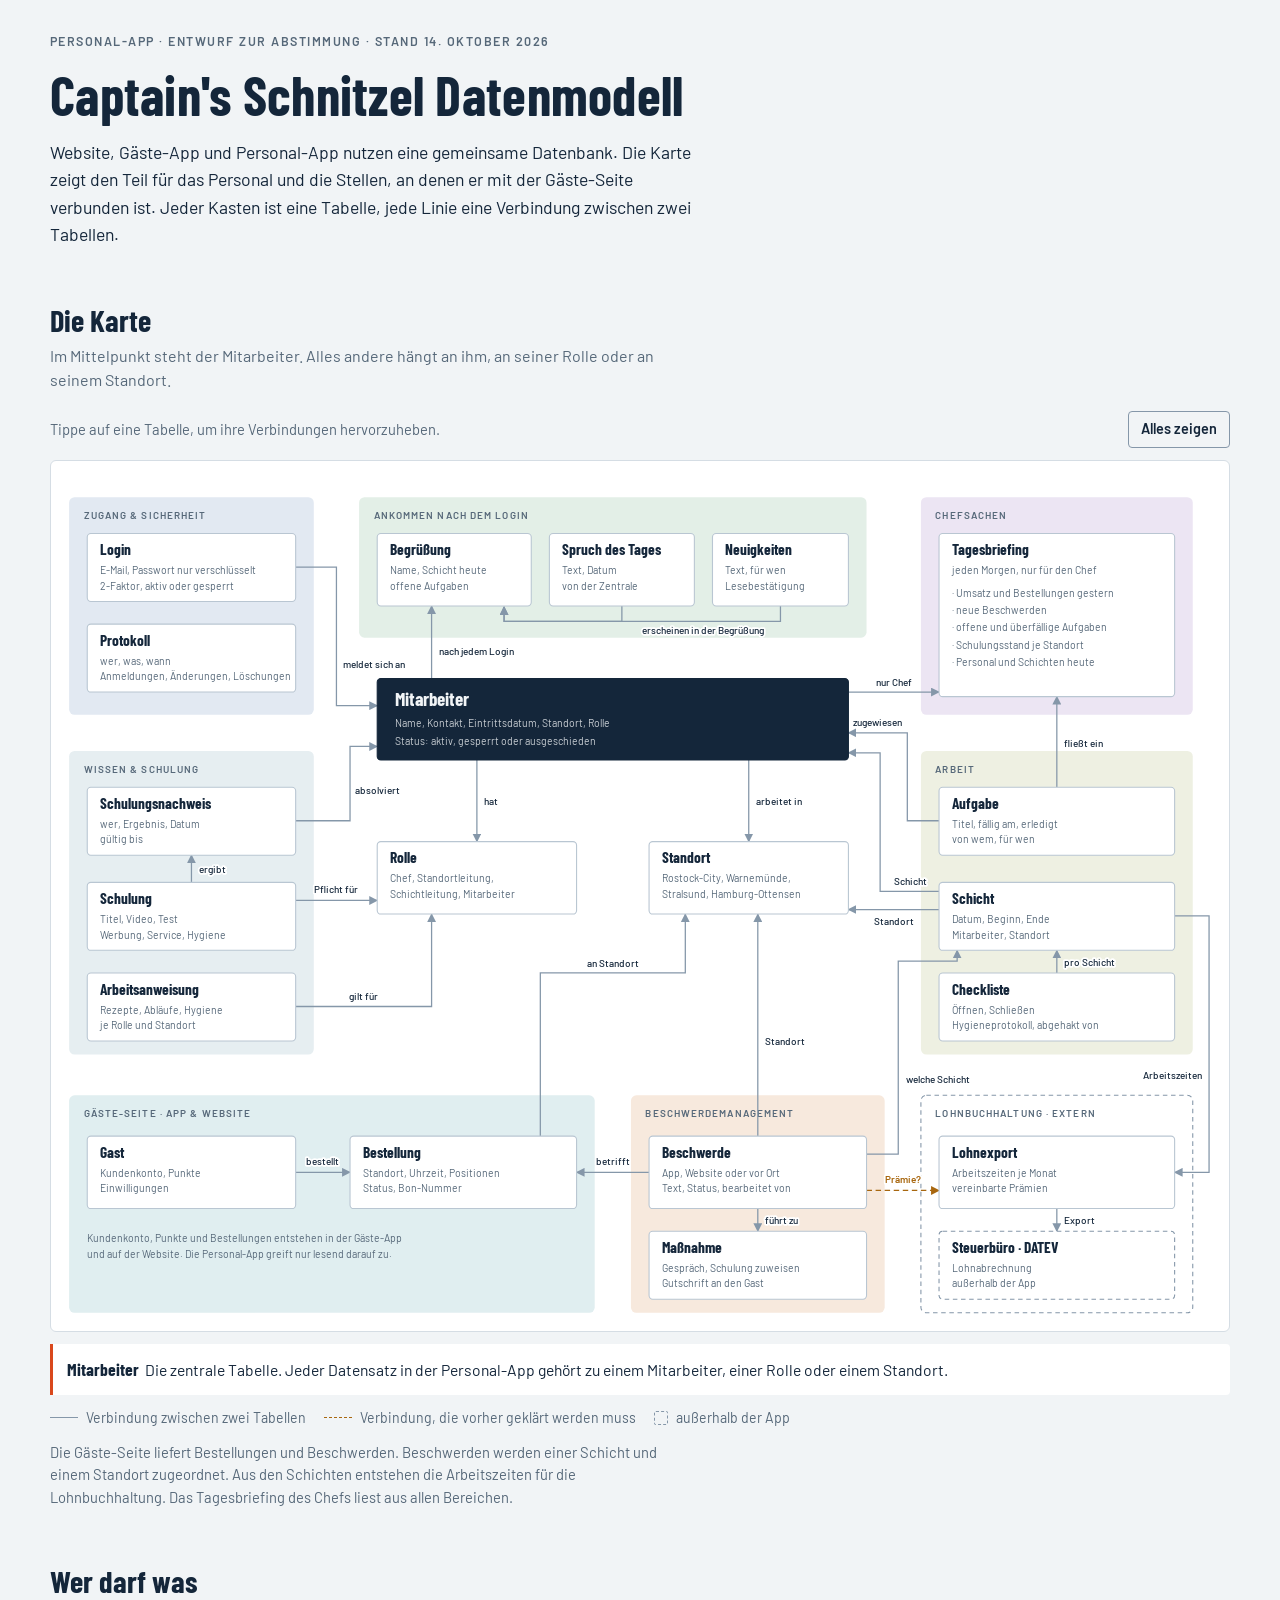
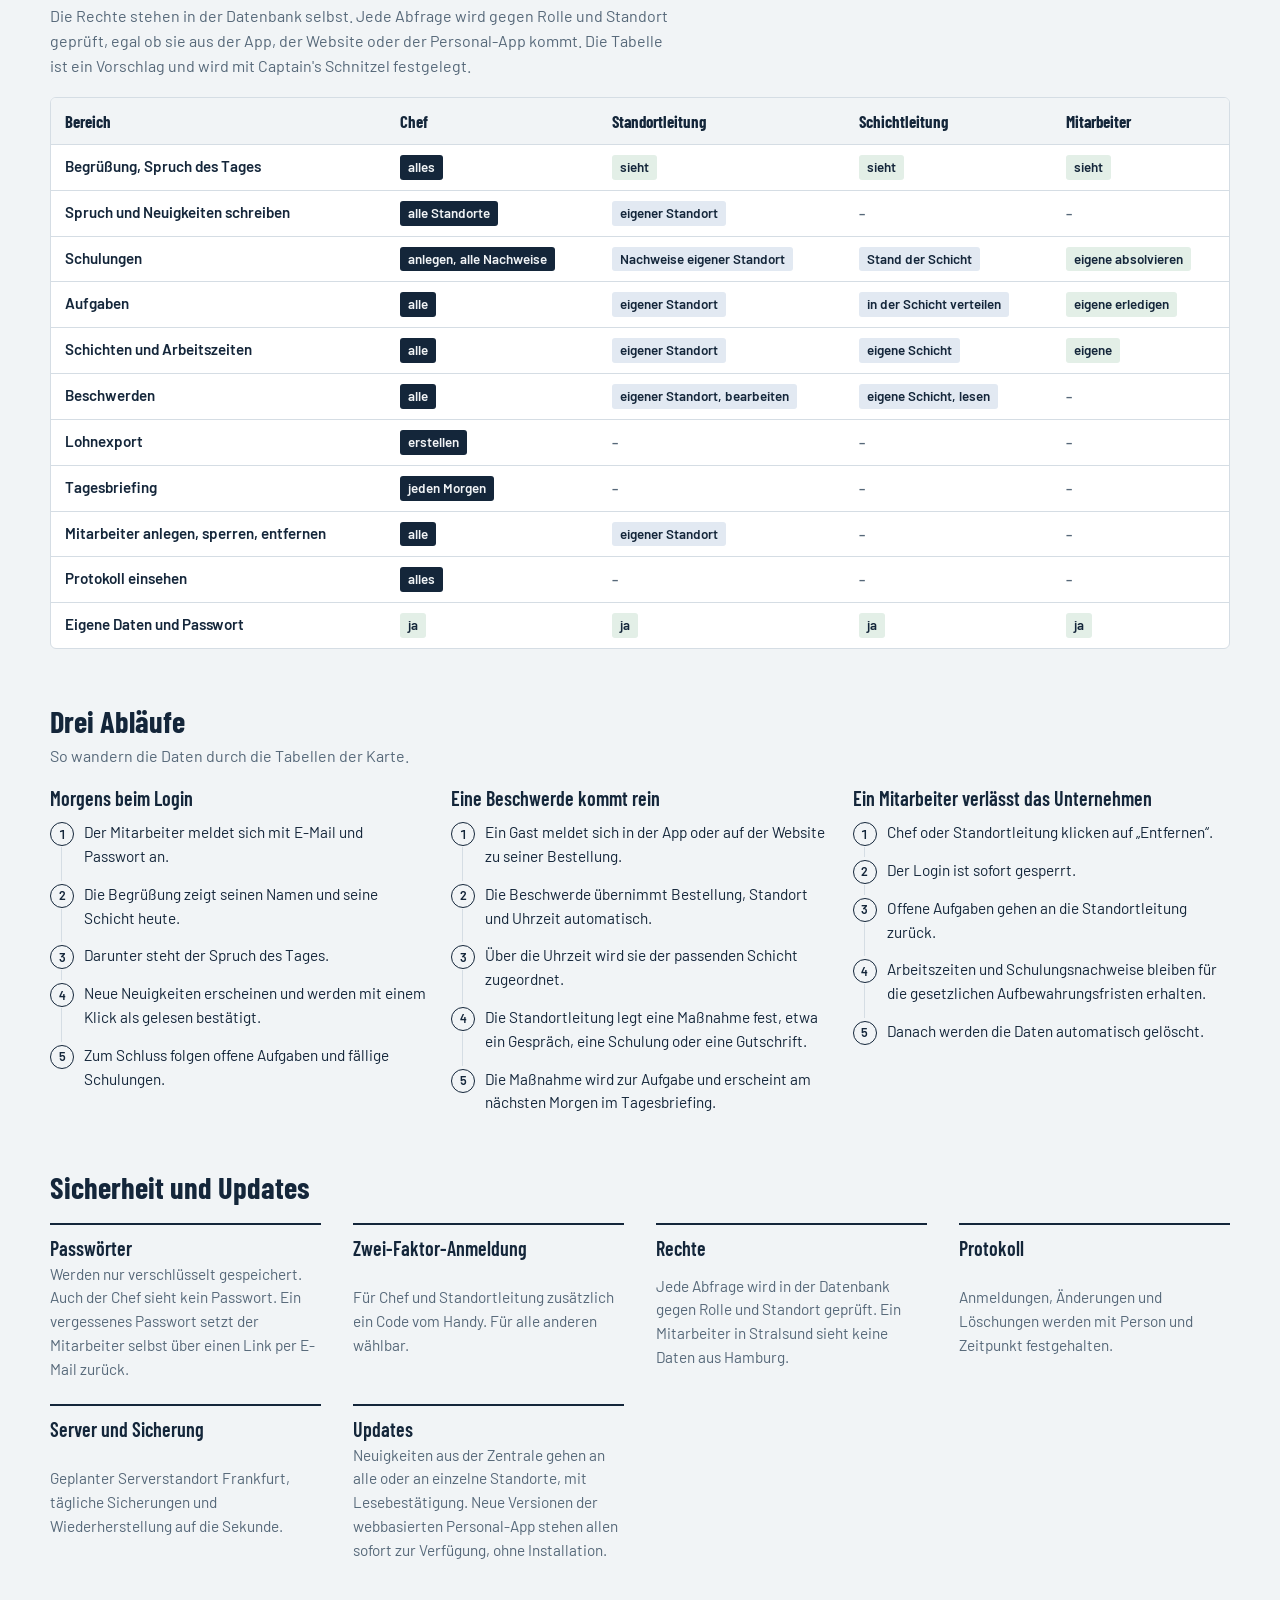
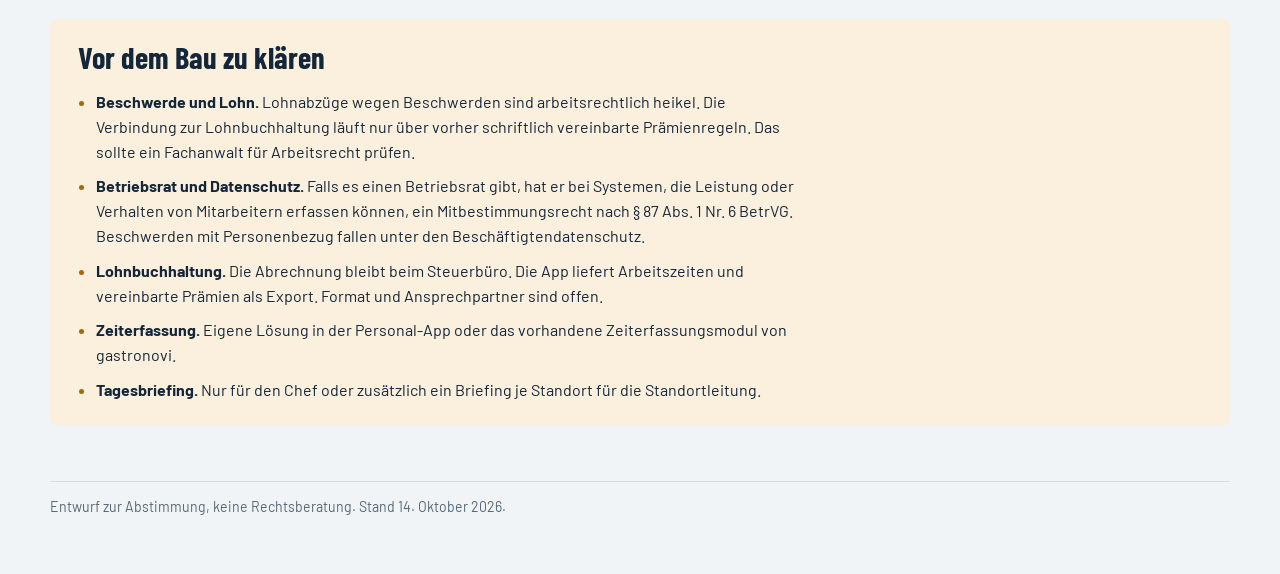
<file: Datenmodell.html>
<!doctype html><html><head><meta charset=utf8><meta name=viewport content="width=device-width,initial-scale=1,viewport-fit=cover"><style>:root{color-scheme:light;box-sizing:border-box;padding-top:env(safe-area-inset-top,0px);padding-bottom:env(safe-area-inset-bottom,0px)}html{scroll-padding-top:env(safe-area-inset-top,0px)}body{margin:0;padding:0;font:14px -apple-system,BlinkMacSystemFont,sans-serif;background:#fff;color:#000}img{max-width:100%}[hidden]:not([hidden=until-found i]){display:none!important}</style></head><body>
<title>Captain's Schnitzel Datenmodell</title>
<meta name="claude:viewport-fit-sides" content="cover">
<link rel="preconnect" href="https://fonts.googleapis.com">
<link rel="preconnect" href="https://fonts.gstatic.com" crossorigin>
<link rel="stylesheet" href="https://fonts.googleapis.com/css2?family=Barlow+Condensed:wght@600;700&family=Barlow:wght@400;500;600&display=swap">
<style>
/* Layout: Kopf, dann das Datenmodell als große Seekarte, darunter Rechte, Abläufe, Sicherheit, offene Fragen */
:root{
  --bg:#F1F4F6; --surface:#FFFFFF; --ink:#14263A; --muted:#566879; --line:#8597A9; --rule:#D5DDE4;
  --accent:#D9481C; --warn:#A8670F; --warn-bg:#FBF0DE;
  --core-bg:#14263A; --core-fg:#F1F4F6;
  --z-sec:#E2E9F2; --z-arr:#E3EFE7; --z-chef:#ECE5F3; --z-know:#E6EEF1; --z-work:#EEF0E2; --z-guest:#E0EEF0; --z-cmp:#F7E9DD;
  --box-stroke:#B9C6D2;
  --f-display:"Barlow Condensed","Arial Narrow",system-ui,sans-serif;
  --f-body:"Barlow",system-ui,-apple-system,"Segoe UI",sans-serif;
}
@media (prefers-color-scheme: dark){
  :root:not([data-theme="light"]){
    --bg:#0E1823; --surface:#162331; --ink:#E4EBF2; --muted:#9BACBD; --line:#6C8095; --rule:#253547;
    --accent:#F2804F; --warn:#E2A94D; --warn-bg:#2B2316;
    --core-bg:#E4EBF2; --core-fg:#0E1823;
    --z-sec:#16263A; --z-arr:#15291F; --z-chef:#221B30; --z-know:#16262D; --z-work:#22251A; --z-guest:#132A2D; --z-cmp:#2C1F17;
    --box-stroke:#33475C; color-scheme:dark;
  }
}
:root[data-theme="dark"]{
  --bg:#0E1823; --surface:#162331; --ink:#E4EBF2; --muted:#9BACBD; --line:#6C8095; --rule:#253547;
  --accent:#F2804F; --warn:#E2A94D; --warn-bg:#2B2316;
  --core-bg:#E4EBF2; --core-fg:#0E1823;
  --z-sec:#16263A; --z-arr:#15291F; --z-chef:#221B30; --z-know:#16262D; --z-work:#22251A; --z-guest:#132A2D; --z-cmp:#2C1F17;
  --box-stroke:#33475C; color-scheme:dark;
}
*{box-sizing:border-box}
body{background:var(--bg);color:var(--ink);font-family:var(--f-body);font-size:16px;line-height:1.55;
  padding-left:max(16px,env(safe-area-inset-left,0px));padding-right:max(16px,env(safe-area-inset-right,0px));padding-block:32px 56px}
.wrap{max-width:1180px;margin:0 auto;display:grid;gap:56px}
h1,h2,h3{font-family:var(--f-display);font-weight:700;line-height:1.1;text-wrap:balance;margin:0}
h1{font-size:clamp(2.2rem,5vw,3.4rem);letter-spacing:.005em}
h2{font-size:1.9rem}
h3{font-size:1.25rem;font-weight:600}
p{margin:0}
.eyebrow{font-size:.78rem;font-weight:600;text-transform:uppercase;letter-spacing:.12em;color:var(--muted)}
header{display:grid;gap:14px;max-width:760px}
.lede{font-size:1.1rem;color:var(--ink);max-width:66ch}
.sec{display:grid;gap:18px}
.sec-head{display:grid;gap:6px;max-width:70ch}
.sec-head p{color:var(--muted)}

/* Karte */
figure{margin:0;display:grid;gap:12px}
.map{background:var(--surface);border:1px solid var(--rule);border-radius:6px;overflow-x:auto;-webkit-overflow-scrolling:touch}
.map svg{display:block;width:100%;min-width:980px;height:auto}
.bar{display:flex;flex-wrap:wrap;gap:12px;align-items:center;justify-content:space-between}
.hint{font-size:.92rem;color:var(--muted)}
button{font:inherit;font-size:.9rem;font-weight:600;color:var(--ink);background:transparent;border:1px solid var(--line);border-radius:4px;padding:6px 12px;cursor:pointer}
button:hover{border-color:var(--ink)}
button:focus-visible,.ent:focus-visible{outline:2px solid var(--accent);outline-offset:2px}
figcaption{font-size:.92rem;color:var(--muted);max-width:80ch}
.legend{display:flex;flex-wrap:wrap;gap:18px;font-size:.88rem;color:var(--muted)}
.legend span{display:inline-flex;align-items:center;gap:8px}
.legend i{display:inline-block;width:28px;height:0;border-top:1.5px solid var(--line)}
.legend i.w{border-top:1.5px dashed var(--warn)}
.legend i.x{width:14px;height:14px;border:1.5px dashed var(--line);border-radius:2px}

/* SVG */
.bgclick{fill:transparent}
.zone rect{stroke:none}
.zone.ext rect{fill:transparent;stroke:var(--line);stroke-width:1.2;stroke-dasharray:5 4}
.z-sec rect{fill:var(--z-sec)} .z-arr rect{fill:var(--z-arr)} .z-chef rect{fill:var(--z-chef)}
.z-know rect{fill:var(--z-know)} .z-work rect{fill:var(--z-work)} .z-guest rect{fill:var(--z-guest)} .z-cmp rect{fill:var(--z-cmp)}
.zl{font-family:var(--f-body);font-size:11px;font-weight:600;letter-spacing:.11em;fill:var(--muted)}
.znote{font-size:11.5px;fill:var(--muted)}
.ent{cursor:pointer;transition:opacity .2s}
.ent rect{fill:var(--surface);stroke:var(--box-stroke);stroke-width:1.2}
.ent.ext rect{stroke-dasharray:5 4;stroke:var(--line)}
.eh{font-family:var(--f-display);font-size:17px;font-weight:700;fill:var(--ink)}
.ef{font-family:var(--f-body);font-size:11.5px;fill:var(--muted)}
.ent.core rect{fill:var(--core-bg);stroke:var(--core-bg)}
.ent.core .eh{fill:var(--core-fg);font-size:21px}
.ent.core .ef{fill:var(--core-fg);opacity:.82}
.ln{fill:none;stroke:var(--line);stroke-width:1.4;marker-end:url(#ah)}
.edge.warn .ln{stroke:var(--warn);stroke-dasharray:6 4;marker-end:url(#ah-warn)}
.el{font-family:var(--f-body);font-size:11px;font-weight:500;fill:var(--ink);paint-order:stroke;stroke:var(--surface);stroke-width:4px;stroke-linejoin:round}
.edge.warn .el{fill:var(--warn);font-weight:600}
.mk{fill:var(--line)} .mk-on{fill:var(--accent)} .mk-warn{fill:var(--warn)}
.edge{transition:opacity .2s}
svg.focus .ent,svg.focus .edge{opacity:.18}
svg.focus .ent.on,svg.focus .edge.on{opacity:1}
svg.focus .ent.on rect{stroke:var(--accent);stroke-width:2}
svg.focus .ent.core.on rect{stroke:var(--accent)}
svg.focus .edge.on .ln{stroke:var(--accent);stroke-width:2;marker-end:url(#ah-on)}
svg.focus .edge.on.warn .ln{stroke:var(--warn);marker-end:url(#ah-warn)}
.detail{min-height:3.2em;font-size:.98rem;padding:12px 14px;border-left:3px solid var(--accent);background:var(--surface);border-radius:0 4px 4px 0}
.detail strong{font-family:var(--f-display);font-size:1.1rem;font-weight:700;margin-right:6px}

/* Rechte */
.tablewrap{overflow-x:auto;background:var(--surface);border:1px solid var(--rule);border-radius:6px}
table{border-collapse:collapse;width:100%;min-width:720px;font-size:.95rem}
th,td{text-align:left;padding:10px 14px;border-bottom:1px solid var(--rule);vertical-align:top}
thead th{font-family:var(--f-display);font-size:1.05rem;font-weight:700;background:var(--bg);position:sticky;top:0}
tbody th{font-weight:600}
tbody tr:last-child th,tbody tr:last-child td{border-bottom:0}
.c{display:inline-block;font-size:.84rem;font-weight:600;padding:2px 8px;border-radius:3px;white-space:nowrap}
.c-all{background:var(--core-bg);color:var(--core-fg)}
.c-loc{background:var(--z-sec);color:var(--ink)}
.c-own{background:var(--z-arr);color:var(--ink)}
.c-no{color:var(--muted);padding-left:0}
.note{font-size:.9rem;color:var(--muted)}

/* Abläufe */
.flows{display:grid;grid-template-columns:repeat(auto-fit,minmax(300px,1fr));gap:24px}
.flow{display:grid;gap:12px;align-content:start;min-width:0}
.flow ol{list-style:none;margin:0;padding:0;display:grid;gap:0;counter-reset:s}
.flow li{counter-increment:s;position:relative;padding:0 0 14px 34px;font-size:.96rem}
.flow li::before{content:counter(s);position:absolute;left:0;top:1px;width:22px;height:22px;border-radius:50%;
  border:1.5px solid var(--ink);font-size:.78rem;font-weight:600;display:grid;place-items:center;font-variant-numeric:tabular-nums}
.flow li::after{content:"";position:absolute;left:11px;top:26px;bottom:2px;border-left:1.5px solid var(--rule)}
.flow li:last-child::after{display:none}
.flow li:last-child{padding-bottom:0}

/* Sicherheit */
.grid2{display:grid;grid-template-columns:repeat(auto-fit,minmax(260px,1fr));gap:22px 32px}
.item{display:grid;gap:4px;padding-top:12px;border-top:2px solid var(--ink);min-width:0}
.item p{color:var(--muted);font-size:.96rem}

/* Klärung */
.open{background:var(--warn-bg);border-radius:6px;padding:22px clamp(16px,3vw,28px);display:grid;gap:16px}
.open h2{color:var(--ink)}
.open ul{margin:0;padding-left:1.1em;display:grid;gap:10px;max-width:80ch}
.open li::marker{color:var(--warn)}
footer{font-size:.88rem;color:var(--muted);border-top:1px solid var(--rule);padding-top:14px}
@media (prefers-reduced-motion: reduce){.ent,.edge{transition:none}}
</style>

<div class="wrap">
  <header>
    <p class="eyebrow">Personal-App · Entwurf zur Abstimmung · Stand 14. Oktober 2026</p>
    <h1>Captain's Schnitzel Datenmodell</h1>
    <p class="lede">Website, Gäste-App und Personal-App nutzen eine gemeinsame Datenbank. Die Karte zeigt den Teil für das Personal und die Stellen, an denen er mit der Gäste-Seite verbunden ist. Jeder Kasten ist eine Tabelle, jede Linie eine Verbindung zwischen zwei Tabellen.</p>
  </header>

  <section class="sec" aria-labelledby="h-karte">
    <div class="sec-head">
      <h2 id="h-karte">Die Karte</h2>
      <p>Im Mittelpunkt steht der Mitarbeiter. Alles andere hängt an ihm, an seiner Rolle oder an seinem Standort.</p>
    </div>
    <figure>
      <div class="bar">
        <p class="hint">Tippe auf eine Tabelle, um ihre Verbindungen hervorzuheben.</p>
        <button type="button" id="reset">Alles zeigen</button>
      </div>
      <div class="map">
<svg id="dm" viewBox="0 0 1300 960" role="img" aria-label="Datenmodell der Personal-App: Mitarbeiter in der Mitte, verbunden mit Login, Rolle, Standort, Schulungen, Aufgaben, Schichten, Begrüßung, Tagesbriefing für den Chef, Beschwerden aus der Gäste-App und dem Export der Arbeitszeiten an die Lohnbuchhaltung.">
  <defs>
    <marker id="ah" viewBox="0 0 10 10" refX="9" refY="5" markerWidth="7" markerHeight="7" orient="auto"><path class="mk" d="M0,0 L10,5 L0,10 z"/></marker>
    <marker id="ah-on" viewBox="0 0 10 10" refX="9" refY="5" markerWidth="7" markerHeight="7" orient="auto"><path class="mk-on" d="M0,0 L10,5 L0,10 z"/></marker>
    <marker id="ah-warn" viewBox="0 0 10 10" refX="9" refY="5" markerWidth="7" markerHeight="7" orient="auto"><path class="mk-warn" d="M0,0 L10,5 L0,10 z"/></marker>
  </defs>
  <rect class="bgclick" x="0" y="0" width="1300" height="960"/>

  <!-- Zonen -->
  <g class="zone z-sec"><rect x="20" y="40" width="270" height="240" rx="6"/><text class="zl" x="36" y="64">ZUGANG &amp; SICHERHEIT</text></g>
  <g class="zone z-arr"><rect x="340" y="40" width="560" height="155" rx="6"/><text class="zl" x="356" y="64">ANKOMMEN NACH DEM LOGIN</text></g>
  <g class="zone z-chef"><rect x="960" y="40" width="300" height="240" rx="6"/><text class="zl" x="976" y="64">CHEFSACHEN</text></g>
  <g class="zone z-know"><rect x="20" y="320" width="270" height="335" rx="6"/><text class="zl" x="36" y="344">WISSEN &amp; SCHULUNG</text></g>
  <g class="zone z-work"><rect x="960" y="320" width="300" height="335" rx="6"/><text class="zl" x="976" y="344">ARBEIT</text></g>
  <g class="zone z-guest"><rect x="20" y="700" width="580" height="240" rx="6"/><text class="zl" x="36" y="724">GÄSTE-SEITE · APP &amp; WEBSITE</text>
    <text class="znote" x="40" y="862">Kundenkonto, Punkte und Bestellungen entstehen in der Gäste-App</text>
    <text class="znote" x="40" y="880">und auf der Website. Die Personal-App greift nur lesend darauf zu.</text></g>
  <g class="zone z-cmp"><rect x="640" y="700" width="280" height="240" rx="6"/><text class="zl" x="656" y="724">BESCHWERDEMANAGEMENT</text></g>
  <g class="zone ext"><rect x="960" y="700" width="300" height="240" rx="6"/><text class="zl" x="976" y="724">LOHNBUCHHALTUNG · EXTERN</text></g>

  <!-- Verbindungen -->
  <g class="edge" data-a="login" data-b="mitarbeiter"><path class="ln" d="M270,117 H315 V270 H360"/><text class="el" x="322" y="228">meldet sich an</text></g>
  <g class="edge" data-a="begruessung" data-b="mitarbeiter"><path class="ln" d="M420,240 V160"/><text class="el" x="428" y="214">nach jedem Login</text></g>
  <g class="edge" data-a="spruch" data-b="begruessung"><path class="ln" d="M630,160 V177 H500 V161"/><text class="el" x="720" y="191" text-anchor="middle">erscheinen in der Begrüßung</text></g>
  <g class="edge" data-a="neuigkeiten" data-b="begruessung"><path class="ln" d="M805,160 V177 H500 V161"/></g>
  <g class="edge" data-a="mitarbeiter" data-b="rolle"><path class="ln" d="M470,330 V420"/><text class="el" x="478" y="380">hat</text></g>
  <g class="edge" data-a="mitarbeiter" data-b="standort"><path class="ln" d="M770,330 V420"/><text class="el" x="778" y="380">arbeitet in</text></g>
  <g class="edge" data-a="nachweis" data-b="mitarbeiter"><path class="ln" d="M270,397 H330 V315 H360"/><text class="el" x="336" y="368">absolviert</text></g>
  <g class="edge" data-a="schulung" data-b="nachweis"><path class="ln" d="M155,465 V435"/><text class="el" x="163" y="455">ergibt</text></g>
  <g class="edge" data-a="schulung" data-b="rolle"><path class="ln" d="M270,485 H360"/><text class="el" x="315" y="477" text-anchor="middle">Pflicht für</text></g>
  <g class="edge" data-a="anweisung" data-b="rolle"><path class="ln" d="M270,602 H420 V500"/><text class="el" x="345" y="595" text-anchor="middle">gilt für</text></g>
  <g class="edge" data-a="mitarbeiter" data-b="briefing"><path class="ln" d="M880,255 H980"/><text class="el" x="930" y="248" text-anchor="middle">nur Chef</text></g>
  <g class="edge" data-a="aufgabe" data-b="mitarbeiter"><path class="ln" d="M980,397 H945 V300 H880"/><text class="el" x="912" y="293" text-anchor="middle">zugewiesen</text></g>
  <g class="edge" data-a="aufgabe" data-b="briefing"><path class="ln" d="M1110,360 V260"/><text class="el" x="1118" y="316">fließt ein</text></g>
  <g class="edge" data-a="schicht" data-b="mitarbeiter"><path class="ln" d="M980,475 H915 V322 H880"/><text class="el" x="948" y="468" text-anchor="middle">Schicht</text></g>
  <g class="edge" data-a="schicht" data-b="standort"><path class="ln" d="M980,495 H880"/><text class="el" x="930" y="512" text-anchor="middle">Standort</text></g>
  <g class="edge" data-a="checkliste" data-b="schicht"><path class="ln" d="M1110,565 V540"/><text class="el" x="1118" y="557">pro Schicht</text></g>
  <g class="edge" data-a="gast" data-b="bestellung"><path class="ln" d="M270,785 H330"/><text class="el" x="300" y="777" text-anchor="middle">bestellt</text></g>
  <g class="edge" data-a="bestellung" data-b="standort"><path class="ln" d="M540,745 V565 H700 V500"/><text class="el" x="620" y="558" text-anchor="middle">an Standort</text></g>
  <g class="edge" data-a="beschwerde" data-b="bestellung"><path class="ln" d="M660,785 H580"/><text class="el" x="620" y="777" text-anchor="middle">betrifft</text></g>
  <g class="edge" data-a="beschwerde" data-b="standort"><path class="ln" d="M780,745 V500"/><text class="el" x="788" y="645">Standort</text></g>
  <g class="edge" data-a="beschwerde" data-b="schicht"><path class="ln" d="M900,765 H935 V552 H1000 V540"/><text class="el" x="943" y="686">welche Schicht</text></g>
  <g class="edge" data-a="beschwerde" data-b="massnahme"><path class="ln" d="M780,825 V850"/><text class="el" x="788" y="842">führt zu</text></g>
  <g class="edge" data-a="schicht" data-b="lohn"><path class="ln" d="M1240,502 H1278 V785 H1240"/><text class="el" x="1270" y="682" text-anchor="end">Arbeitszeiten</text></g>
  <g class="edge warn" data-a="beschwerde" data-b="lohn"><path class="ln" d="M900,805 H980"/><text class="el" x="940" y="797" text-anchor="middle">Prämie?</text></g>
  <g class="edge" data-a="lohn" data-b="steuer"><path class="ln" d="M1110,825 V850"/><text class="el" x="1118" y="842">Export</text></g>

  <!-- Tabellen -->
  <g class="ent" data-id="login" tabindex="0" role="button" aria-label="Login"><rect x="40" y="80" width="230" height="75" rx="4"/>
    <text class="eh" x="54" y="104">Login</text><text class="ef" x="54" y="125">E-Mail, Passwort nur verschlüsselt</text><text class="ef" x="54" y="142">2-Faktor, aktiv oder gesperrt</text></g>
  <g class="ent" data-id="protokoll" tabindex="0" role="button" aria-label="Protokoll"><rect x="40" y="180" width="230" height="75" rx="4"/>
    <text class="eh" x="54" y="204">Protokoll</text><text class="ef" x="54" y="225">wer, was, wann</text><text class="ef" x="54" y="242">Anmeldungen, Änderungen, Löschungen</text></g>

  <g class="ent" data-id="begruessung" tabindex="0" role="button" aria-label="Begrüßung"><rect x="360" y="80" width="170" height="80" rx="4"/>
    <text class="eh" x="374" y="104">Begrüßung</text><text class="ef" x="374" y="125">Name, Schicht heute</text><text class="ef" x="374" y="142">offene Aufgaben</text></g>
  <g class="ent" data-id="spruch" tabindex="0" role="button" aria-label="Spruch des Tages"><rect x="550" y="80" width="160" height="80" rx="4"/>
    <text class="eh" x="564" y="104">Spruch des Tages</text><text class="ef" x="564" y="125">Text, Datum</text><text class="ef" x="564" y="142">von der Zentrale</text></g>
  <g class="ent" data-id="neuigkeiten" tabindex="0" role="button" aria-label="Neuigkeiten"><rect x="730" y="80" width="150" height="80" rx="4"/>
    <text class="eh" x="744" y="104">Neuigkeiten</text><text class="ef" x="744" y="125">Text, für wen</text><text class="ef" x="744" y="142">Lesebestätigung</text></g>

  <g class="ent" data-id="briefing" tabindex="0" role="button" aria-label="Tagesbriefing"><rect x="980" y="80" width="260" height="180" rx="4"/>
    <text class="eh" x="994" y="104">Tagesbriefing</text>
    <text class="ef" x="994" y="125">jeden Morgen, nur für den Chef</text>
    <text class="ef" x="994" y="150">· Umsatz und Bestellungen gestern</text>
    <text class="ef" x="994" y="169">· neue Beschwerden</text>
    <text class="ef" x="994" y="188">· offene und überfällige Aufgaben</text>
    <text class="ef" x="994" y="207">· Schulungsstand je Standort</text>
    <text class="ef" x="994" y="226">· Personal und Schichten heute</text></g>

  <g class="ent core" data-id="mitarbeiter" tabindex="0" role="button" aria-label="Mitarbeiter"><rect x="360" y="240" width="520" height="90" rx="4"/>
    <text class="eh" x="380" y="270">Mitarbeiter</text><text class="ef" x="380" y="294">Name, Kontakt, Eintrittsdatum, Standort, Rolle</text><text class="ef" x="380" y="313">Status: aktiv, gesperrt oder ausgeschieden</text></g>
  <g class="ent" data-id="rolle" tabindex="0" role="button" aria-label="Rolle"><rect x="360" y="420" width="220" height="80" rx="4"/>
    <text class="eh" x="374" y="444">Rolle</text><text class="ef" x="374" y="465">Chef, Standortleitung,</text><text class="ef" x="374" y="482">Schichtleitung, Mitarbeiter</text></g>
  <g class="ent" data-id="standort" tabindex="0" role="button" aria-label="Standort"><rect x="660" y="420" width="220" height="80" rx="4"/>
    <text class="eh" x="674" y="444">Standort</text><text class="ef" x="674" y="465">Rostock-City, Warnemünde,</text><text class="ef" x="674" y="482">Stralsund, Hamburg-Ottensen</text></g>

  <g class="ent" data-id="nachweis" tabindex="0" role="button" aria-label="Schulungsnachweis"><rect x="40" y="360" width="230" height="75" rx="4"/>
    <text class="eh" x="54" y="384">Schulungsnachweis</text><text class="ef" x="54" y="405">wer, Ergebnis, Datum</text><text class="ef" x="54" y="422">gültig bis</text></g>
  <g class="ent" data-id="schulung" tabindex="0" role="button" aria-label="Schulung"><rect x="40" y="465" width="230" height="75" rx="4"/>
    <text class="eh" x="54" y="489">Schulung</text><text class="ef" x="54" y="510">Titel, Video, Test</text><text class="ef" x="54" y="527">Werbung, Service, Hygiene</text></g>
  <g class="ent" data-id="anweisung" tabindex="0" role="button" aria-label="Arbeitsanweisung"><rect x="40" y="565" width="230" height="75" rx="4"/>
    <text class="eh" x="54" y="589">Arbeitsanweisung</text><text class="ef" x="54" y="610">Rezepte, Abläufe, Hygiene</text><text class="ef" x="54" y="627">je Rolle und Standort</text></g>

  <g class="ent" data-id="aufgabe" tabindex="0" role="button" aria-label="Aufgabe"><rect x="980" y="360" width="260" height="75" rx="4"/>
    <text class="eh" x="994" y="384">Aufgabe</text><text class="ef" x="994" y="405">Titel, fällig am, erledigt</text><text class="ef" x="994" y="422">von wem, für wen</text></g>
  <g class="ent" data-id="schicht" tabindex="0" role="button" aria-label="Schicht"><rect x="980" y="465" width="260" height="75" rx="4"/>
    <text class="eh" x="994" y="489">Schicht</text><text class="ef" x="994" y="510">Datum, Beginn, Ende</text><text class="ef" x="994" y="527">Mitarbeiter, Standort</text></g>
  <g class="ent" data-id="checkliste" tabindex="0" role="button" aria-label="Checkliste"><rect x="980" y="565" width="260" height="75" rx="4"/>
    <text class="eh" x="994" y="589">Checkliste</text><text class="ef" x="994" y="610">Öffnen, Schließen</text><text class="ef" x="994" y="627">Hygieneprotokoll, abgehakt von</text></g>

  <g class="ent" data-id="gast" tabindex="0" role="button" aria-label="Gast"><rect x="40" y="745" width="230" height="80" rx="4"/>
    <text class="eh" x="54" y="769">Gast</text><text class="ef" x="54" y="790">Kundenkonto, Punkte</text><text class="ef" x="54" y="807">Einwilligungen</text></g>
  <g class="ent" data-id="bestellung" tabindex="0" role="button" aria-label="Bestellung"><rect x="330" y="745" width="250" height="80" rx="4"/>
    <text class="eh" x="344" y="769">Bestellung</text><text class="ef" x="344" y="790">Standort, Uhrzeit, Positionen</text><text class="ef" x="344" y="807">Status, Bon-Nummer</text></g>

  <g class="ent" data-id="beschwerde" tabindex="0" role="button" aria-label="Beschwerde"><rect x="660" y="745" width="240" height="80" rx="4"/>
    <text class="eh" x="674" y="769">Beschwerde</text><text class="ef" x="674" y="790">App, Website oder vor Ort</text><text class="ef" x="674" y="807">Text, Status, bearbeitet von</text></g>
  <g class="ent" data-id="massnahme" tabindex="0" role="button" aria-label="Maßnahme"><rect x="660" y="850" width="240" height="75" rx="4"/>
    <text class="eh" x="674" y="874">Maßnahme</text><text class="ef" x="674" y="895">Gespräch, Schulung zuweisen</text><text class="ef" x="674" y="912">Gutschrift an den Gast</text></g>

  <g class="ent" data-id="lohn" tabindex="0" role="button" aria-label="Lohnexport"><rect x="980" y="745" width="260" height="80" rx="4"/>
    <text class="eh" x="994" y="769">Lohnexport</text><text class="ef" x="994" y="790">Arbeitszeiten je Monat</text><text class="ef" x="994" y="807">vereinbarte Prämien</text></g>
  <g class="ent ext" data-id="steuer" tabindex="0" role="button" aria-label="Steuerbüro"><rect x="980" y="850" width="260" height="75" rx="4"/>
    <text class="eh" x="994" y="874">Steuerbüro · DATEV</text><text class="ef" x="994" y="895">Lohnabrechnung</text><text class="ef" x="994" y="912">außerhalb der App</text></g>
</svg>
      </div>
      <p class="detail" id="detail" aria-live="polite"><strong>Mitarbeiter</strong>Die zentrale Tabelle. Jeder Datensatz in der Personal-App gehört zu einem Mitarbeiter, einer Rolle oder einem Standort.</p>
      <div class="legend">
        <span><i></i>Verbindung zwischen zwei Tabellen</span>
        <span><i class="w"></i>Verbindung, die vorher geklärt werden muss</span>
        <span><i class="x"></i>außerhalb der App</span>
      </div>
      <figcaption>Die Gäste-Seite liefert Bestellungen und Beschwerden. Beschwerden werden einer Schicht und einem Standort zugeordnet. Aus den Schichten entstehen die Arbeitszeiten für die Lohnbuchhaltung. Das Tagesbriefing des Chefs liest aus allen Bereichen.</figcaption>
    </figure>
  </section>

  <section class="sec" aria-labelledby="h-rechte">
    <div class="sec-head">
      <h2 id="h-rechte">Wer darf was</h2>
      <p>Die Rechte stehen in der Datenbank selbst. Jede Abfrage wird gegen Rolle und Standort geprüft, egal ob sie aus der App, der Website oder der Personal-App kommt. Die Tabelle ist ein Vorschlag und wird mit Captain's Schnitzel festgelegt.</p>
    </div>
    <div class="tablewrap">
      <table>
        <thead><tr><th scope="col">Bereich</th><th scope="col">Chef</th><th scope="col">Standortleitung</th><th scope="col">Schichtleitung</th><th scope="col">Mitarbeiter</th></tr></thead>
        <tbody>
          <tr><th scope="row">Begrüßung, Spruch des Tages</th><td><span class="c c-all">alles</span></td><td><span class="c c-own">sieht</span></td><td><span class="c c-own">sieht</span></td><td><span class="c c-own">sieht</span></td></tr>
          <tr><th scope="row">Spruch und Neuigkeiten schreiben</th><td><span class="c c-all">alle Standorte</span></td><td><span class="c c-loc">eigener Standort</span></td><td><span class="c c-no">–</span></td><td><span class="c c-no">–</span></td></tr>
          <tr><th scope="row">Schulungen</th><td><span class="c c-all">anlegen, alle Nachweise</span></td><td><span class="c c-loc">Nachweise eigener Standort</span></td><td><span class="c c-loc">Stand der Schicht</span></td><td><span class="c c-own">eigene absolvieren</span></td></tr>
          <tr><th scope="row">Aufgaben</th><td><span class="c c-all">alle</span></td><td><span class="c c-loc">eigener Standort</span></td><td><span class="c c-loc">in der Schicht verteilen</span></td><td><span class="c c-own">eigene erledigen</span></td></tr>
          <tr><th scope="row">Schichten und Arbeitszeiten</th><td><span class="c c-all">alle</span></td><td><span class="c c-loc">eigener Standort</span></td><td><span class="c c-loc">eigene Schicht</span></td><td><span class="c c-own">eigene</span></td></tr>
          <tr><th scope="row">Beschwerden</th><td><span class="c c-all">alle</span></td><td><span class="c c-loc">eigener Standort, bearbeiten</span></td><td><span class="c c-loc">eigene Schicht, lesen</span></td><td><span class="c c-no">–</span></td></tr>
          <tr><th scope="row">Lohnexport</th><td><span class="c c-all">erstellen</span></td><td><span class="c c-no">–</span></td><td><span class="c c-no">–</span></td><td><span class="c c-no">–</span></td></tr>
          <tr><th scope="row">Tagesbriefing</th><td><span class="c c-all">jeden Morgen</span></td><td><span class="c c-no">–</span></td><td><span class="c c-no">–</span></td><td><span class="c c-no">–</span></td></tr>
          <tr><th scope="row">Mitarbeiter anlegen, sperren, entfernen</th><td><span class="c c-all">alle</span></td><td><span class="c c-loc">eigener Standort</span></td><td><span class="c c-no">–</span></td><td><span class="c c-no">–</span></td></tr>
          <tr><th scope="row">Protokoll einsehen</th><td><span class="c c-all">alles</span></td><td><span class="c c-no">–</span></td><td><span class="c c-no">–</span></td><td><span class="c c-no">–</span></td></tr>
          <tr><th scope="row">Eigene Daten und Passwort</th><td><span class="c c-own">ja</span></td><td><span class="c c-own">ja</span></td><td><span class="c c-own">ja</span></td><td><span class="c c-own">ja</span></td></tr>
        </tbody>
      </table>
    </div>
  </section>

  <section class="sec" aria-labelledby="h-ablauf">
    <div class="sec-head">
      <h2 id="h-ablauf">Drei Abläufe</h2>
      <p>So wandern die Daten durch die Tabellen der Karte.</p>
    </div>
    <div class="flows">
      <div class="flow">
        <h3>Morgens beim Login</h3>
        <ol>
          <li>Der Mitarbeiter meldet sich mit E-Mail und Passwort an.</li>
          <li>Die Begrüßung zeigt seinen Namen und seine Schicht heute.</li>
          <li>Darunter steht der Spruch des Tages.</li>
          <li>Neue Neuigkeiten erscheinen und werden mit einem Klick als gelesen bestätigt.</li>
          <li>Zum Schluss folgen offene Aufgaben und fällige Schulungen.</li>
        </ol>
      </div>
      <div class="flow">
        <h3>Eine Beschwerde kommt rein</h3>
        <ol>
          <li>Ein Gast meldet sich in der App oder auf der Website zu seiner Bestellung.</li>
          <li>Die Beschwerde übernimmt Bestellung, Standort und Uhrzeit automatisch.</li>
          <li>Über die Uhrzeit wird sie der passenden Schicht zugeordnet.</li>
          <li>Die Standortleitung legt eine Maßnahme fest, etwa ein Gespräch, eine Schulung oder eine Gutschrift.</li>
          <li>Die Maßnahme wird zur Aufgabe und erscheint am nächsten Morgen im Tagesbriefing.</li>
        </ol>
      </div>
      <div class="flow">
        <h3>Ein Mitarbeiter verlässt das Unternehmen</h3>
        <ol>
          <li>Chef oder Standortleitung klicken auf „Entfernen“.</li>
          <li>Der Login ist sofort gesperrt.</li>
          <li>Offene Aufgaben gehen an die Standortleitung zurück.</li>
          <li>Arbeitszeiten und Schulungsnachweise bleiben für die gesetzlichen Aufbewahrungsfristen erhalten.</li>
          <li>Danach werden die Daten automatisch gelöscht.</li>
        </ol>
      </div>
    </div>
  </section>

  <section class="sec" aria-labelledby="h-sicher">
    <div class="sec-head">
      <h2 id="h-sicher">Sicherheit und Updates</h2>
    </div>
    <div class="grid2">
      <div class="item"><h3>Passwörter</h3><p>Werden nur verschlüsselt gespeichert. Auch der Chef sieht kein Passwort. Ein vergessenes Passwort setzt der Mitarbeiter selbst über einen Link per E-Mail zurück.</p></div>
      <div class="item"><h3>Zwei-Faktor-Anmeldung</h3><p>Für Chef und Standortleitung zusätzlich ein Code vom Handy. Für alle anderen wählbar.</p></div>
      <div class="item"><h3>Rechte</h3><p>Jede Abfrage wird in der Datenbank gegen Rolle und Standort geprüft. Ein Mitarbeiter in Stralsund sieht keine Daten aus Hamburg.</p></div>
      <div class="item"><h3>Protokoll</h3><p>Anmeldungen, Änderungen und Löschungen werden mit Person und Zeitpunkt festgehalten.</p></div>
      <div class="item"><h3>Server und Sicherung</h3><p>Geplanter Serverstandort Frankfurt, tägliche Sicherungen und Wiederherstellung auf die Sekunde.</p></div>
      <div class="item"><h3>Updates</h3><p>Neuigkeiten aus der Zentrale gehen an alle oder an einzelne Standorte, mit Lesebestätigung. Neue Versionen der webbasierten Personal-App stehen allen sofort zur Verfügung, ohne Installation.</p></div>
    </div>
  </section>

  <section class="open" aria-labelledby="h-offen">
    <h2 id="h-offen">Vor dem Bau zu klären</h2>
    <ul>
      <li><strong>Beschwerde und Lohn.</strong> Lohnabzüge wegen Beschwerden sind arbeitsrechtlich heikel. Die Verbindung zur Lohnbuchhaltung läuft nur über vorher schriftlich vereinbarte Prämienregeln. Das sollte ein Fachanwalt für Arbeitsrecht prüfen.</li>
      <li><strong>Betriebsrat und Datenschutz.</strong> Falls es einen Betriebsrat gibt, hat er bei Systemen, die Leistung oder Verhalten von Mitarbeitern erfassen können, ein Mitbestimmungsrecht nach § 87 Abs. 1 Nr. 6 BetrVG. Beschwerden mit Personenbezug fallen unter den Beschäftigtendatenschutz.</li>
      <li><strong>Lohnbuchhaltung.</strong> Die Abrechnung bleibt beim Steuerbüro. Die App liefert Arbeitszeiten und vereinbarte Prämien als Export. Format und Ansprechpartner sind offen.</li>
      <li><strong>Zeiterfassung.</strong> Eigene Lösung in der Personal-App oder das vorhandene Zeiterfassungsmodul von gastronovi.</li>
      <li><strong>Tagesbriefing.</strong> Nur für den Chef oder zusätzlich ein Briefing je Standort für die Standortleitung.</li>
    </ul>
  </section>

  <footer>Entwurf zur Abstimmung, keine Rechtsberatung. Stand 14. Oktober 2026.</footer>
</div>

<script>
(function(){
  var svg=document.getElementById('dm');
  var detail=document.getElementById('detail');
  var edges=[].slice.call(svg.querySelectorAll('.edge'));
  var ents=[].slice.call(svg.querySelectorAll('.ent'));
  var info={
    login:['Login','Zugang mit E-Mail und Passwort. Das Passwort liegt nur verschlüsselt vor. Ein gesperrter Login kommt nicht mehr hinein.'],
    protokoll:['Protokoll','Hält fest, wer sich wann angemeldet und was geändert oder gelöscht hat. Nur der Chef kann es einsehen.'],
    begruessung:['Begrüßung','Erscheint nach jedem Login mit Namen, Schicht, Spruch des Tages, Neuigkeiten und offenen Aufgaben.'],
    spruch:['Spruch des Tages','Ein Satz pro Tag, von der Zentrale geplant. Erscheint in der Begrüßung.'],
    neuigkeiten:['Neuigkeiten','Mitteilungen an alle oder an einzelne Standorte. Jeder Mitarbeiter bestätigt das Lesen.'],
    briefing:['Tagesbriefing','Jeden Morgen für den Chef. Liest aus Bestellungen, Beschwerden, Aufgaben, Schichten und Schulungsnachweisen.'],
    mitarbeiter:['Mitarbeiter','Die zentrale Tabelle. Jeder Datensatz in der Personal-App gehört zu einem Mitarbeiter, einer Rolle oder einem Standort.'],
    rolle:['Rolle','Legt fest, was jemand sehen und ändern darf. Schulungen und Arbeitsanweisungen hängen an der Rolle.'],
    standort:['Standort','Verbindet Personal und Gäste-Seite. Bestellungen, Beschwerden und Schichten gehören immer zu einem Standort.'],
    nachweis:['Schulungsnachweis','Belegt, wer welche Schulung mit welchem Ergebnis abgeschlossen hat und bis wann sie gilt.'],
    schulung:['Schulung','Inhalte mit Video und Test. Jede Rolle hat Pflichtschulungen.'],
    anweisung:['Arbeitsanweisung','Rezepte, Abläufe und Hygieneregeln, passend zu Rolle und Standort.'],
    aufgabe:['Aufgabe','Wer soll was bis wann erledigen. Maßnahmen aus Beschwerden werden ebenfalls zu Aufgaben.'],
    schicht:['Schicht','Wer wann an welchem Standort arbeitet. Grundlage für die Arbeitszeiten im Lohnexport und für die Zuordnung von Beschwerden.'],
    checkliste:['Checkliste','Öffnen, Schließen und Hygieneprotokoll, pro Schicht abgehakt.'],
    gast:['Gast','Kundenkonto aus der Gäste-App und der Website mit Punkten und Einwilligungen.'],
    bestellung:['Bestellung','Kommt aus App oder Website und gehört zu einem Standort. Beschwerden beziehen sich darauf.'],
    beschwerde:['Beschwerde','Kommt vom Gast und wird Bestellung, Standort und Schicht zugeordnet. Die Verbindung zum Lohn muss vorher rechtlich geklärt werden.'],
    massnahme:['Maßnahme','Was auf eine Beschwerde folgt: Gespräch, Schulung oder Gutschrift an den Gast.'],
    lohn:['Lohnexport','Arbeitszeiten je Monat und vereinbarte Prämien als Datei für das Steuerbüro.'],
    steuer:['Steuerbüro · DATEV','Die Lohnabrechnung selbst läuft außerhalb der App.']
  };
  var extra={briefing:['bestellung','beschwerde','aufgabe','schicht','nachweis'],protokoll:['login','mitarbeiter']};
  function show(id){
    var on={}; on[id]=1;
    edges.forEach(function(e){
      var hit=e.dataset.a===id||e.dataset.b===id;
      e.classList.toggle('on',hit);
      if(hit){on[e.dataset.a]=1;on[e.dataset.b]=1;}
    });
    (extra[id]||[]).forEach(function(x){on[x]=1;});
    ents.forEach(function(n){n.classList.toggle('on',!!on[n.dataset.id]);});
    svg.classList.add('focus');
    var t=info[id]; if(t){detail.innerHTML='<strong></strong>';detail.firstChild.textContent=t[0];detail.appendChild(document.createTextNode(t[1]));}
  }
  function reset(){
    svg.classList.remove('focus');
    edges.forEach(function(e){e.classList.remove('on');});
    ents.forEach(function(n){n.classList.remove('on');});
    var t=info.mitarbeiter;detail.innerHTML='<strong></strong>';detail.firstChild.textContent=t[0];detail.appendChild(document.createTextNode(t[1]));
  }
  ents.forEach(function(n){
    n.addEventListener('click',function(ev){ev.stopPropagation();show(n.dataset.id);});
    n.addEventListener('keydown',function(ev){if(ev.key==='Enter'||ev.key===' '){ev.preventDefault();show(n.dataset.id);}});
  });
  svg.addEventListener('click',reset);
  document.getElementById('reset').addEventListener('click',reset);
})();
</script>

</body></html>
</file>
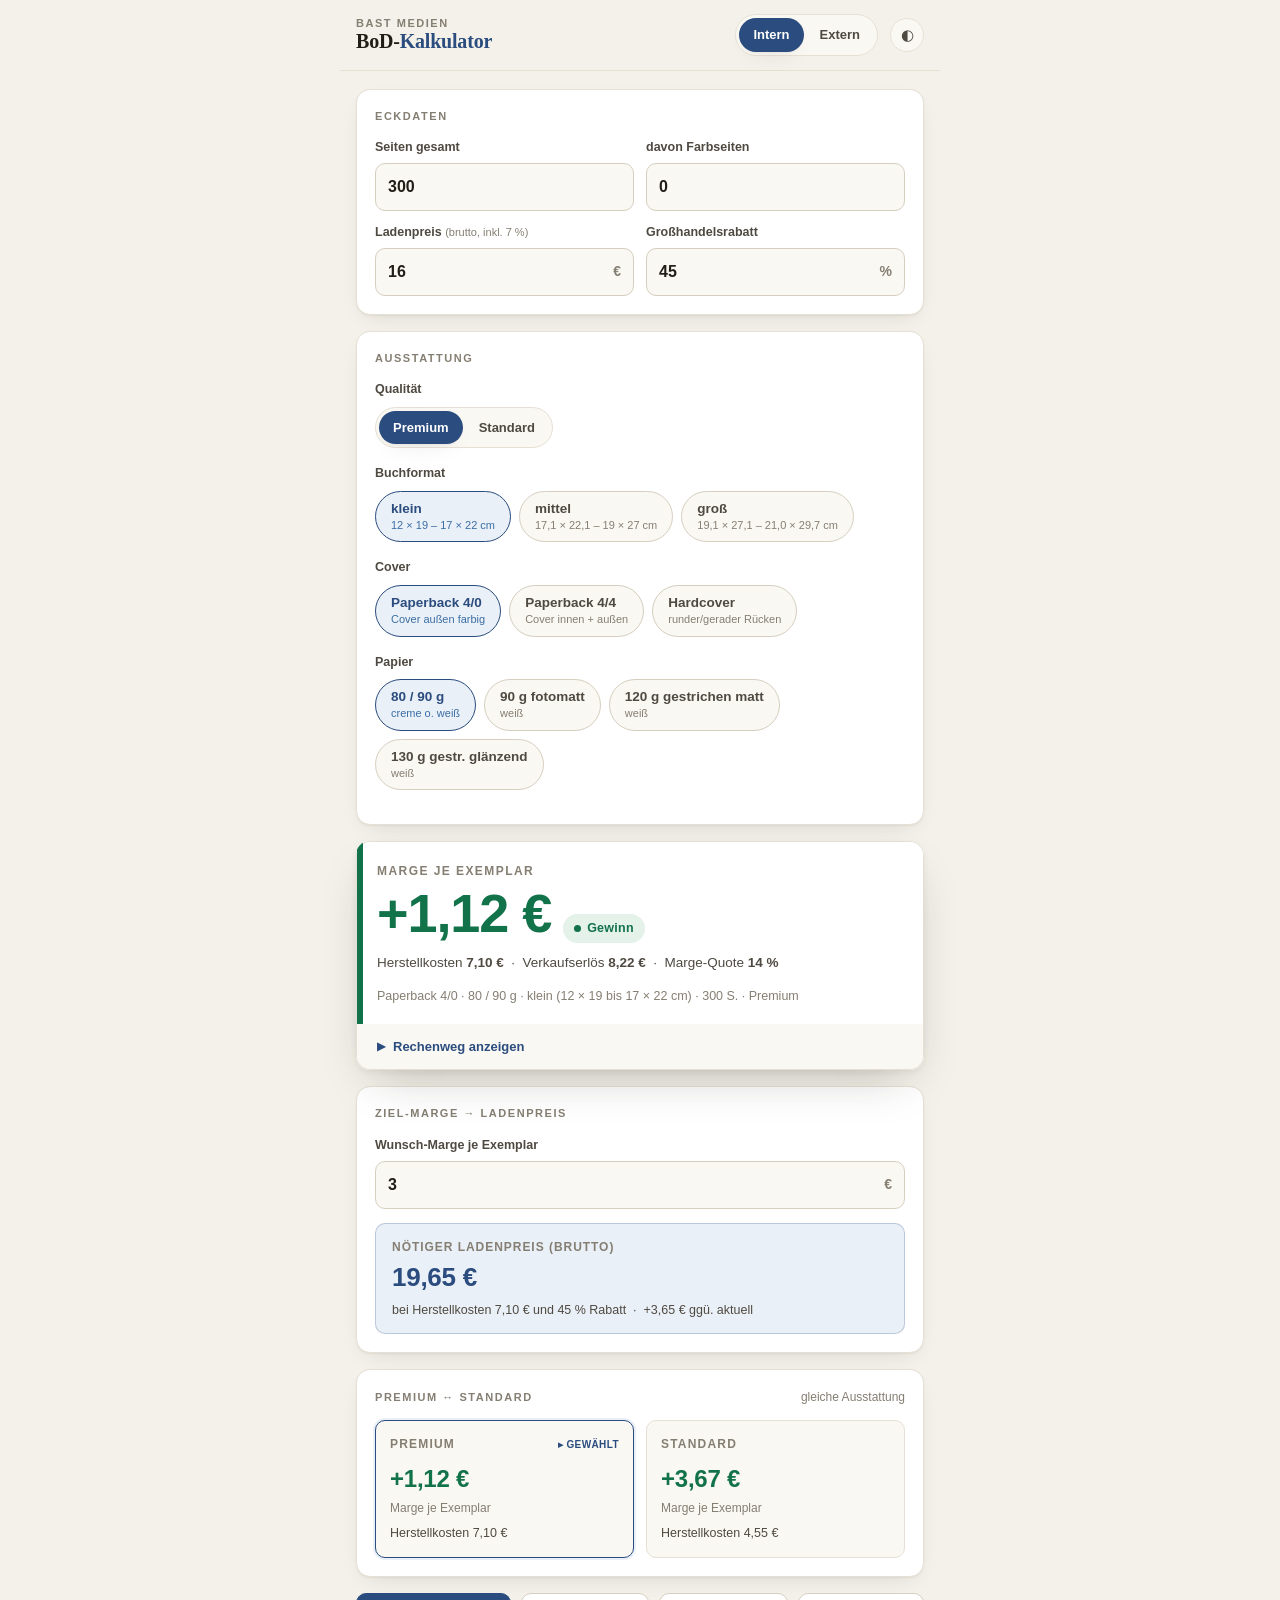
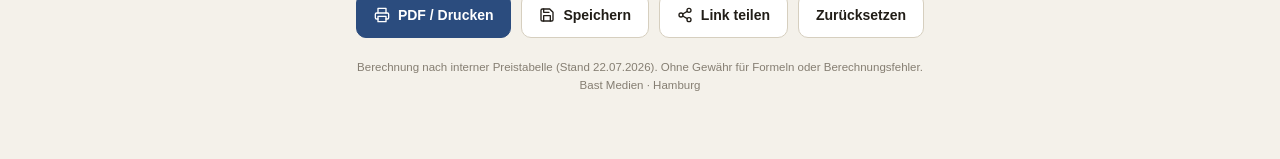
<file: eva.html>
<!doctype html>
<html lang="de">
<head>
<meta charset="utf-8">
<meta name="viewport" content="width=device-width, initial-scale=1, viewport-fit=cover">
<title>BoD-Kalkulator · Bast Medien</title>
<meta name="theme-color" content="#2b4c7e">
<link rel="icon" href="data:image/svg+xml,%3Csvg xmlns='http://www.w3.org/2000/svg' viewBox='0 0 32 32'%3E%3Crect width='32' height='32' rx='6' fill='%232b4c7e'/%3E%3Ctext x='16' y='23' font-size='20' text-anchor='middle' fill='white' font-family='Georgia,serif'%3E%E2%82%AC%3C/text%3E%3C/svg%3E">
<style>
/* ============================================================
   BoD-Kalkulator — Bast Medien
   Tokens · Design system
   ============================================================ */
:root{
  /* Neutrals — warm, paper-biased (not pure grey) */
  --bg:#f4f1ea;
  --surface:#ffffff;
  --surface-2:#faf8f3;
  --ink:#211d17;
  --ink-soft:#4f4a41;
  --muted:#857e72;
  --line:#e6e0d4;
  --line-strong:#d6cfbf;
  /* Accent — ink blue */
  --accent:#2b4c7e;
  --accent-bright:#3a6ea5;
  --accent-tint:#eaf0f7;
  /* Semantic — profit / loss (separate from accent) */
  --good:#12724a;
  --good-tint:#e4f2ea;
  --bad:#b23a34;
  --bad-tint:#f8e7e5;
  /* Shape & motion */
  --r:14px;
  --r-sm:10px;
  --shadow:0 1px 2px rgba(33,29,23,.05), 0 8px 24px -12px rgba(33,29,23,.18);
  --shadow-lg:0 2px 6px rgba(33,29,23,.06), 0 20px 46px -18px rgba(33,29,23,.28);
  --serif:Georgia,'Iowan Old Style','Palatino Linotype','Book Antiqua',serif;
  --sans:-apple-system,BlinkMacSystemFont,'Segoe UI',Roboto,'Helvetica Neue',Arial,sans-serif;
}
@media (prefers-color-scheme:dark){
  :root{
    --bg:#15171c;
    --surface:#1e2128;
    --surface-2:#23262e;
    --ink:#eceae4;
    --ink-soft:#c3bfb6;
    --muted:#8f897e;
    --line:#2e323b;
    --line-strong:#3a3f4a;
    --accent:#6f9fd6;
    --accent-bright:#8ab4e4;
    --accent-tint:#212b39;
    --good:#57c98d;
    --good-tint:#18291f;
    --bad:#e8756c;
    --bad-tint:#2c1d1c;
    --shadow:0 1px 2px rgba(0,0,0,.3), 0 10px 26px -14px rgba(0,0,0,.6);
    --shadow-lg:0 2px 6px rgba(0,0,0,.35), 0 24px 50px -20px rgba(0,0,0,.7);
  }
}
:root[data-theme="light"]{
  --bg:#f4f1ea;--surface:#ffffff;--surface-2:#faf8f3;--ink:#211d17;--ink-soft:#4f4a41;
  --muted:#857e72;--line:#e6e0d4;--line-strong:#d6cfbf;--accent:#2b4c7e;--accent-bright:#3a6ea5;
  --accent-tint:#eaf0f7;--good:#12724a;--good-tint:#e4f2ea;--bad:#b23a34;--bad-tint:#f8e7e5;
  --shadow:0 1px 2px rgba(33,29,23,.05), 0 8px 24px -12px rgba(33,29,23,.18);
  --shadow-lg:0 2px 6px rgba(33,29,23,.06), 0 20px 46px -18px rgba(33,29,23,.28);
}
:root[data-theme="dark"]{
  --bg:#15171c;--surface:#1e2128;--surface-2:#23262e;--ink:#eceae4;--ink-soft:#c3bfb6;
  --muted:#8f897e;--line:#2e323b;--line-strong:#3a3f4a;--accent:#6f9fd6;--accent-bright:#8ab4e4;
  --accent-tint:#212b39;--good:#57c98d;--good-tint:#18291f;--bad:#e8756c;--bad-tint:#2c1d1c;
  --shadow:0 1px 2px rgba(0,0,0,.3), 0 10px 26px -14px rgba(0,0,0,.6);
  --shadow-lg:0 2px 6px rgba(0,0,0,.35), 0 24px 50px -20px rgba(0,0,0,.7);
}

*{box-sizing:border-box}
html{-webkit-text-size-adjust:100%}
body{
  margin:0;background:var(--bg);color:var(--ink);
  font-family:var(--sans);font-size:16px;line-height:1.5;
  -webkit-font-smoothing:antialiased;text-rendering:optimizeLegibility;
  padding:env(safe-area-inset-top) env(safe-area-inset-right) env(safe-area-inset-bottom) env(safe-area-inset-left);
}
.wrap{max-width:600px;margin:0 auto;padding:0 16px 64px}

/* ---- Top bar ---- */
.topbar{
  position:sticky;top:0;z-index:20;
  margin:0 -16px 18px;padding:14px 16px calc(14px + env(safe-area-inset-top));
  background:color-mix(in srgb,var(--bg) 86%,transparent);
  backdrop-filter:saturate(1.4) blur(10px);
  border-bottom:1px solid var(--line);
  display:flex;align-items:center;gap:12px;flex-wrap:wrap;
}
.brand{display:flex;flex-direction:column;line-height:1.15;margin-right:auto}
.brand .pub{font-size:11px;letter-spacing:.14em;text-transform:uppercase;color:var(--muted);font-weight:600}
.brand .app{font-family:var(--serif);font-size:20px;font-weight:700;letter-spacing:-.01em}
.brand .app b{color:var(--accent)}

/* ---- Segmented control ---- */
.segmented{
  display:inline-flex;background:var(--surface-2);border:1px solid var(--line);
  border-radius:999px;padding:3px;gap:2px;
}
.segmented button{
  appearance:none;border:0;background:transparent;color:var(--ink-soft);
  font:inherit;font-size:13px;font-weight:600;cursor:pointer;
  padding:7px 14px;border-radius:999px;transition:background .15s,color .15s;
  white-space:nowrap;
}
.segmented button[aria-selected="true"]{background:var(--accent);color:#fff;box-shadow:var(--shadow)}
:root[data-theme="dark"] .segmented button[aria-selected="true"],
@media (prefers-color-scheme:dark){}

/* ---- Cards ---- */
.card{
  background:var(--surface);border:1px solid var(--line);border-radius:var(--r);
  padding:18px;margin-bottom:16px;box-shadow:var(--shadow);
}
.eyebrow{
  margin:0 0 14px;font-size:11px;font-weight:700;letter-spacing:.14em;
  text-transform:uppercase;color:var(--muted);
  display:flex;align-items:center;gap:8px;
}
.eyebrow .hint{margin-left:auto;font-weight:500;letter-spacing:0;text-transform:none;font-size:12px;color:var(--muted)}

/* ---- Inputs grid ---- */
.grid{display:grid;grid-template-columns:1fr 1fr;gap:12px}
.field{display:flex;flex-direction:column;gap:6px;min-width:0}
.field label{font-size:12.5px;font-weight:600;color:var(--ink-soft)}
.field .sub{font-size:11px;color:var(--muted);font-weight:500}
.inputbox{
  display:flex;align-items:center;background:var(--surface-2);
  border:1px solid var(--line-strong);border-radius:var(--r-sm);
  transition:border-color .15s,box-shadow .15s;
}
.inputbox:focus-within{border-color:var(--accent);box-shadow:0 0 0 3px var(--accent-tint)}
.inputbox input{
  appearance:none;-moz-appearance:textfield;
  border:0;background:transparent;color:var(--ink);
  font:inherit;font-weight:600;font-variant-numeric:tabular-nums;
  width:100%;min-width:0;padding:11px 12px;border-radius:var(--r-sm);
}
.inputbox input:focus{outline:none}
.inputbox input::-webkit-outer-spin-button,.inputbox input::-webkit-inner-spin-button{-webkit-appearance:none;margin:0}
.inputbox .unit{padding:0 12px 0 0;color:var(--muted);font-weight:600;font-size:14px;white-space:nowrap}

/* ---- Chip groups ---- */
.group{margin-bottom:16px}
.group:last-child{margin-bottom:0}
.group>.gl{font-size:12.5px;font-weight:600;color:var(--ink-soft);margin:0 0 8px;display:flex;gap:8px;align-items:baseline}
.chips{display:flex;flex-wrap:wrap;gap:8px}
.chip{
  appearance:none;font:inherit;cursor:pointer;
  background:var(--surface-2);color:var(--ink-soft);
  border:1.5px solid var(--line-strong);border-radius:999px;
  padding:9px 15px;font-size:13.5px;font-weight:600;
  transition:border-color .15s,background .15s,color .15s;
  display:inline-flex;flex-direction:column;align-items:flex-start;line-height:1.2;
}
.chip small{font-weight:500;font-size:11px;color:var(--muted);margin-top:2px}
.chip[aria-pressed="true"]{border-color:var(--accent);background:var(--accent-tint);color:var(--accent)}
.chip[aria-pressed="true"] small{color:var(--accent-bright)}
.chip:hover:not(:disabled){border-color:var(--accent-bright)}
.chip:disabled{opacity:.42;cursor:not-allowed;filter:grayscale(.4)}
.chip:focus-visible,.toggle:focus-visible,.btn:focus-visible,.segmented button:focus-visible,.linkbtn:focus-visible{
  outline:2.5px solid var(--accent-bright);outline-offset:2px
}

/* ---- Toggles (HC extras) ---- */
.hc-extras{margin-top:4px;padding-top:14px;border-top:1px dashed var(--line-strong);display:none;flex-direction:column;gap:10px}
.hc-extras.show{display:flex}
.toggle{
  display:flex;align-items:center;gap:12px;cursor:pointer;
  background:none;border:0;font:inherit;color:var(--ink);text-align:left;padding:0;width:100%;
}
.toggle:disabled{opacity:.45;cursor:not-allowed}
.switch{
  flex:0 0 auto;width:44px;height:26px;border-radius:999px;background:var(--line-strong);
  position:relative;transition:background .18s;
}
.switch::after{content:"";position:absolute;top:3px;left:3px;width:20px;height:20px;border-radius:50%;
  background:#fff;box-shadow:0 1px 3px rgba(0,0,0,.3);transition:transform .18s}
.toggle[aria-pressed="true"] .switch{background:var(--accent)}
.toggle[aria-pressed="true"] .switch::after{transform:translateX(18px)}
.toggle .tx{display:flex;flex-direction:column;line-height:1.25}
.toggle .tx b{font-size:14px;font-weight:600}
.toggle .tx span{font-size:12px;color:var(--muted)}
.toggle .tprice{margin-left:auto;font-size:13px;font-weight:600;color:var(--ink-soft);font-variant-numeric:tabular-nums}

/* ---- Result card (hero) ---- */
.result{position:relative;overflow:hidden;padding:0;border:0;box-shadow:var(--shadow-lg)}
.result .rtop{padding:20px 20px 18px;background:var(--surface);border:1px solid var(--line);border-bottom:0;border-radius:var(--r) var(--r) 0 0;position:relative}
.result .stripe{position:absolute;left:0;top:0;bottom:0;width:6px;background:var(--accent)}
.result.good .stripe{background:var(--good)}
.result.bad .stripe{background:var(--bad)}
.rlabel{font-size:12px;font-weight:700;letter-spacing:.12em;text-transform:uppercase;color:var(--muted);margin:0 0 6px}
.rmargin{display:flex;align-items:baseline;gap:12px;flex-wrap:wrap}
.rmargin .big{
  font-family:var(--sans);font-size:clamp(38px,11vw,54px);font-weight:800;letter-spacing:-.02em;
  font-variant-numeric:tabular-nums;line-height:1;color:var(--ink);
}
.result.good .rmargin .big{color:var(--good)}
.result.bad .rmargin .big{color:var(--bad)}
.pill{
  display:inline-flex;align-items:center;gap:6px;font-size:12.5px;font-weight:700;
  padding:5px 11px;border-radius:999px;background:var(--accent-tint);color:var(--accent);
  letter-spacing:.02em;
}
.result.good .pill{background:var(--good-tint);color:var(--good)}
.result.bad .pill{background:var(--bad-tint);color:var(--bad)}
.pill .dot{width:7px;height:7px;border-radius:50%;background:currentColor}
.rquote{margin:10px 0 0;font-size:13.5px;color:var(--ink-soft)}
.rquote b{font-variant-numeric:tabular-nums}
.rspec{margin:14px 0 0;font-size:12.5px;color:var(--muted);line-height:1.5}

/* breakdown */
.rbreak{background:var(--surface-2);border:1px solid var(--line);border-top:0;border-radius:0 0 var(--r) var(--r)}
.rbreak summary{
  list-style:none;cursor:pointer;padding:13px 20px;font-size:13px;font-weight:600;color:var(--accent);
  display:flex;align-items:center;gap:8px;user-select:none;
}
.rbreak summary::-webkit-details-marker{display:none}
.rbreak summary .chev{transition:transform .18s;font-size:11px}
.rbreak[open] summary .chev{transform:rotate(90deg)}
.rows{padding:2px 20px 16px}
.row{display:flex;justify-content:space-between;gap:12px;padding:7px 0;font-size:13.5px;border-top:1px solid var(--line)}
.row:first-child{border-top:0}
.row .k{color:var(--ink-soft)}
.row .k small{color:var(--muted);font-weight:500}
.row .v{font-weight:600;font-variant-numeric:tabular-nums;white-space:nowrap}
.row.sum{border-top:2px solid var(--line-strong);margin-top:2px;font-size:14.5px}
.row.sum .k{font-weight:700;color:var(--ink)}
.row.sum .v{font-weight:800}
.row.neg .v{color:var(--bad)}

/* ---- Ziel-Marge ---- */
.zeile{display:flex;gap:12px;align-items:flex-end;flex-wrap:wrap}
.zeile .field{flex:1 1 130px}
.zresult{
  margin-top:14px;background:var(--accent-tint);border:1px solid color-mix(in srgb,var(--accent) 25%,transparent);
  border-radius:var(--r-sm);padding:14px 16px;
}
.zresult .zl{font-size:12px;color:var(--muted);font-weight:600;text-transform:uppercase;letter-spacing:.08em}
.zresult .zv{font-size:26px;font-weight:800;color:var(--accent);font-variant-numeric:tabular-nums;letter-spacing:-.01em;margin-top:2px}
.zresult .zn{font-size:12.5px;color:var(--ink-soft);margin-top:4px}

/* ---- Vergleich ---- */
.compare{display:grid;grid-template-columns:1fr 1fr;gap:12px}
.ccard{border:1px solid var(--line);border-radius:var(--r-sm);padding:14px;background:var(--surface-2)}
.ccard.active{border-color:var(--accent);box-shadow:0 0 0 2px var(--accent-tint)}
.ccard .ct{font-size:12px;font-weight:700;text-transform:uppercase;letter-spacing:.1em;color:var(--muted);display:flex;justify-content:space-between;align-items:center}
.ccard .ct .now{font-size:10px;color:var(--accent);letter-spacing:.04em}
.ccard .cm{font-size:24px;font-weight:800;font-variant-numeric:tabular-nums;letter-spacing:-.01em;margin-top:8px;color:var(--ink)}
.ccard.good .cm{color:var(--good)}.ccard.bad .cm{color:var(--bad)}
.ccard .ck{font-size:12px;color:var(--muted);margin-top:2px}
.ccard .cx{font-size:12.5px;color:var(--ink-soft);margin-top:8px;line-height:1.4}
.ccard.na{opacity:.7}
.ccard.na .cm{font-size:15px;color:var(--muted);font-weight:600}

/* ---- Actions ---- */
.actions{display:flex;flex-wrap:wrap;gap:10px;margin:4px 0 20px}
.btn{
  appearance:none;font:inherit;font-size:14px;font-weight:600;cursor:pointer;
  border:1.5px solid var(--line-strong);background:var(--surface);color:var(--ink);
  border-radius:var(--r-sm);padding:11px 16px;display:inline-flex;align-items:center;gap:8px;
  transition:border-color .15s,background .15s,transform .05s;flex:1 1 auto;justify-content:center;
}
.btn:hover{border-color:var(--accent-bright)}
.btn:active{transform:translateY(1px)}
.btn.primary{background:var(--accent);border-color:var(--accent);color:#fff}
.btn.primary:hover{background:var(--accent-bright);border-color:var(--accent-bright)}
.btn svg{width:16px;height:16px;flex:0 0 auto}

.disclaimer{font-size:11.5px;color:var(--muted);text-align:center;line-height:1.6;margin:8px 0 0}

/* ---- Toast ---- */
.toast{
  position:fixed;left:50%;bottom:22px;transform:translate(-50%,20px);
  background:var(--ink);color:var(--bg);padding:11px 18px;border-radius:999px;
  font-size:13.5px;font-weight:600;box-shadow:var(--shadow-lg);
  opacity:0;pointer-events:none;transition:opacity .2s,transform .2s;z-index:60;
}
.toast.show{opacity:1;transform:translate(-50%,0)}

.intern-only{display:block}
body.extern .intern-only{display:none}

/* theme toggle */
.themebtn{appearance:none;border:1px solid var(--line);background:var(--surface-2);color:var(--ink-soft);
  width:34px;height:34px;border-radius:50%;cursor:pointer;font-size:15px;display:grid;place-items:center;flex:0 0 auto}
.themebtn:hover{border-color:var(--accent-bright)}

/* print summary — hidden on screen */
.printonly{display:none}

@media (max-width:380px){
  .grid{grid-template-columns:1fr}
  .compare{grid-template-columns:1fr}
}
@media (prefers-reduced-motion:reduce){*{transition:none!important}}

/* ============================================================
   PRINT — clean quote / Angebotsblatt
   ============================================================ */
@media print{
  :root{--bg:#fff;--surface:#fff;--surface-2:#fff;--ink:#000;--ink-soft:#222;--muted:#555;--line:#bbb;--line-strong:#999;--accent:#1a3a63;--accent-tint:#eef3f9}
  body{background:#fff;font-size:12pt}
  .topbar,.actions,.rbreak summary .chev,.themebtn,.hint,.toast{display:none!important}
  .card{box-shadow:none;border:1px solid #ccc;break-inside:avoid}
  .result{box-shadow:none}
  .rbreak[open] summary{color:#000}
  .printonly{display:block}
  .wrap{max-width:none}
}
</style>
</head>
<body>
<div class="wrap">

  <header class="topbar">
    <div class="brand">
      <span class="pub">Bast Medien</span>
      <span class="app">BoD-<b>Kalkulator</b></span>
    </div>
    <div class="segmented" role="tablist" aria-label="Ansicht">
      <button role="tab" data-modus="intern" aria-selected="true">Intern</button>
      <button role="tab" data-modus="extern" aria-selected="false">Extern</button>
    </div>
    <button class="themebtn" id="themebtn" title="Hell / Dunkel umschalten" aria-label="Hell/Dunkel umschalten">◐</button>
  </header>

  <!-- ── ECKDATEN ── -->
  <section class="card">
    <h2 class="eyebrow">Eckdaten</h2>
    <div class="grid">
      <div class="field">
        <label for="i-seiten">Seiten gesamt</label>
        <div class="inputbox"><input id="i-seiten" type="number" inputmode="numeric" min="1" step="1" value="300"></div>
      </div>
      <div class="field">
        <label for="i-farb">davon Farbseiten</label>
        <div class="inputbox"><input id="i-farb" type="number" inputmode="numeric" min="0" step="1" value="0"></div>
      </div>
      <div class="field">
        <label for="i-lp">Ladenpreis <span class="sub">(brutto, inkl. 7 %)</span></label>
        <div class="inputbox"><input id="i-lp" type="number" inputmode="decimal" min="0" step="0.5" value="16"><span class="unit">€</span></div>
      </div>
      <div class="field">
        <label for="i-rabatt">Großhandelsrabatt</label>
        <div class="inputbox"><input id="i-rabatt" type="number" inputmode="decimal" min="0" max="99" step="1" value="45"><span class="unit">%</span></div>
      </div>
    </div>
  </section>

  <!-- ── AUSSTATTUNG ── -->
  <section class="card">
    <h2 class="eyebrow">Ausstattung <span class="hint" id="tier-hint"></span></h2>

    <div class="group">
      <p class="gl">Qualität</p>
      <div class="segmented" id="g-tier" role="group" aria-label="Qualität">
        <button class="tierbtn" data-tier="premium" aria-selected="true">Premium</button>
        <button class="tierbtn" data-tier="standard" aria-selected="false">Standard</button>
      </div>
    </div>

    <div class="group">
      <p class="gl">Buchformat</p>
      <div class="chips" id="g-format" role="group" aria-label="Buchformat"></div>
    </div>

    <div class="group">
      <p class="gl">Cover</p>
      <div class="chips" id="g-cover" role="group" aria-label="Cover"></div>
    </div>

    <div class="group">
      <p class="gl">Papier</p>
      <div class="chips" id="g-papier" role="group" aria-label="Papier"></div>
    </div>

    <div class="hc-extras" id="hc-extras">
      <button class="toggle" id="t-laminat" aria-pressed="false">
        <span class="switch"></span>
        <span class="tx"><b>Strukturlaminat</b><span>Veredelte Cover-Oberfläche</span></span>
        <span class="tprice">+ 0,19 €</span>
      </button>
      <button class="toggle" id="t-faden" aria-pressed="false">
        <span class="switch"></span>
        <span class="tx"><b>Fadenbindung</b><span>Nur Hardcover · nur Premium</span></span>
        <span class="tprice">+ 2,50 €</span>
      </button>
    </div>
  </section>

  <!-- ── ERGEBNIS ── -->
  <section class="card result" id="result" aria-live="polite">
    <div class="rtop">
      <span class="stripe"></span>
      <p class="rlabel" id="r-label">Marge je Exemplar</p>
      <div class="rmargin">
        <span class="big" id="r-big">–</span>
        <span class="pill" id="r-pill"><span class="dot"></span><span id="r-pilltext">–</span></span>
      </div>
      <p class="rquote" id="r-quote"></p>
      <p class="rspec" id="r-spec"></p>
    </div>
    <details class="rbreak intern-only" id="r-break">
      <summary><span class="chev">▶</span><span>Rechenweg anzeigen</span></summary>
      <div class="rows" id="r-rows"></div>
    </details>
  </section>

  <!-- ── ZIEL-MARGE (rückwärts) ── -->
  <section class="card intern-only">
    <h2 class="eyebrow">Ziel-Marge → Ladenpreis</h2>
    <div class="zeile">
      <div class="field">
        <label for="i-ziel">Wunsch-Marge je Exemplar</label>
        <div class="inputbox"><input id="i-ziel" type="number" inputmode="decimal" min="0" step="0.5" value="3"><span class="unit">€</span></div>
      </div>
    </div>
    <div class="zresult">
      <div class="zl">Nötiger Ladenpreis (brutto)</div>
      <div class="zv" id="z-lp">–</div>
      <div class="zn" id="z-note"></div>
    </div>
  </section>

  <!-- ── PREMIUM ↔ STANDARD ── -->
  <section class="card intern-only">
    <h2 class="eyebrow">Premium ↔ Standard <span class="hint">gleiche Ausstattung</span></h2>
    <div class="compare" id="compare"></div>
  </section>

  <!-- ── AKTIONEN ── -->
  <div class="actions">
    <button class="btn primary" id="b-print">
      <svg viewBox="0 0 24 24" fill="none" stroke="currentColor" stroke-width="2" stroke-linecap="round" stroke-linejoin="round"><path d="M6 9V2h12v7"/><path d="M6 18H4a2 2 0 0 1-2-2v-5a2 2 0 0 1 2-2h16a2 2 0 0 1 2 2v5a2 2 0 0 1-2 2h-2"/><rect x="6" y="14" width="12" height="8"/></svg>
      PDF / Drucken
    </button>
    <button class="btn" id="b-save">
      <svg viewBox="0 0 24 24" fill="none" stroke="currentColor" stroke-width="2" stroke-linecap="round" stroke-linejoin="round"><path d="M19 21H5a2 2 0 0 1-2-2V5a2 2 0 0 1 2-2h11l5 5v11a2 2 0 0 1-2 2z"/><polyline points="17 21 17 13 7 13 7 21"/><polyline points="7 3 7 8 15 8"/></svg>
      Speichern
    </button>
    <button class="btn" id="b-share">
      <svg viewBox="0 0 24 24" fill="none" stroke="currentColor" stroke-width="2" stroke-linecap="round" stroke-linejoin="round"><circle cx="18" cy="5" r="3"/><circle cx="6" cy="12" r="3"/><circle cx="18" cy="19" r="3"/><line x1="8.6" y1="13.5" x2="15.4" y2="17.5"/><line x1="15.4" y1="6.5" x2="8.6" y2="10.5"/></svg>
      Link teilen
    </button>
    <button class="btn" id="b-reset">Zurücksetzen</button>
  </div>

  <!-- Print-only summary header -->
  <div class="printonly card">
    <p class="rlabel">Bast Medien · BoD-Kalkulation</p>
    <p id="p-spec" style="font-size:13px;color:var(--ink-soft)"></p>
  </div>

  <p class="disclaimer">
    Berechnung nach interner Preistabelle (Stand 22.07.2026). Ohne Gewähr für Formeln oder Berechnungsfehler.<br>
    Bast Medien · Hamburg
  </p>

</div>

<div class="toast" id="toast" role="status" aria-live="polite"></div>

<script>
/* ============================================================
   PREISDATEN — zentral gepflegt (aus Kalkulator-Excel 22.07.2026)
   Werte je Buchformat: [ Format 0, Format 1, Format 2 ]
   null = in dieser Qualität nicht verfügbar (NN)
   ============================================================ */
const FORMATE = [
  {label:"12 × 19 bis 17 × 22 cm", kurz:"klein"},
  {label:"17,1 × 22,1 bis 19 × 27 cm", kurz:"mittel"},
  {label:"19,1 × 27,1 bis 21,0 × 29,7 cm", kurz:"groß"}
];

// Seitenpreise (S/W und Farbe) je Papiersorte
const PAPIERE = [
  { id:"p8090", label:"80 / 90 g", sub:"creme o. weiß",
    sw:   { premium:[0.020,0.021,0.022], standard:[0.0115,0.012,0.0125] },
    farbe:{ premium:[0.090,0.095,0.100], standard:[0.080,0.085,0.090] } },
  { id:"p90fm", label:"90 g fotomatt", sub:"weiß",
    sw:   { premium:[0.021,0.022,0.023], standard:null },
    farbe:{ premium:[0.095,0.100,0.105], standard:null } },
  { id:"p120", label:"120 g gestrichen matt", sub:"weiß",
    sw:   { premium:[0.022,0.023,0.024], standard:null },
    farbe:{ premium:[0.100,0.105,0.110], standard:null } },
  { id:"p130", label:"130 g gestr. glänzend", sub:"weiß",
    sw:   { premium:[0.025,0.026,0.027], standard:null },
    farbe:{ premium:[0.110,0.115,0.120], standard:null } }
];

const COVER = [
  { id:"pb40", label:"Paperback 4/0", sub:"Cover außen farbig", typ:"PB",
    preis:{ premium:[1.1,1.2,1.3], standard:[1.1,1.2,1.3] } },
  { id:"pb44", label:"Paperback 4/4", sub:"Cover innen + außen", typ:"PB",
    preis:{ premium:[1.2,1.3,1.4], standard:[1.2,1.3,1.4] } },
  { id:"hc", label:"Hardcover", sub:"runder/gerader Rücken", typ:"HC",
    preis:{ premium:[5.5,5.7,5.9], standard:[5.5,5.7,5.9] } }
];

// Aufschläge — nur bei Hardcover
const AUFSCHLAG = {
  laminat: { premium:[0.19,0.19,0.19], standard:[0.19,0.19,0.19] }, // beide Qualitäten
  faden:   { premium:[2.5,2.5,2.5],    standard:null }               // nur Premium
};

const MWST = 1.07; // 7 % Buch-MwSt

/* ============================================================
   STATE
   ============================================================ */
const DEFAULTS = { seiten:300, farb:0, lp:16, rabatt:45, tier:"premium",
                   format:0, cover:"pb40", papier:"p8090", laminat:false, faden:false,
                   ziel:3, modus:"intern" };
let S = {...DEFAULTS};

/* ---- Helpers ---- */
const $ = s => document.querySelector(s);
const fmtE = new Intl.NumberFormat('de-DE',{style:'currency',currency:'EUR',minimumFractionDigits:2,maximumFractionDigits:2});
const eur = x => fmtE.format(x);
const eur3 = x => x.toLocaleString('de-DE',{minimumFractionDigits:3,maximumFractionDigits:3})+' €';
const num = x => (Math.round(x*100)/100).toLocaleString('de-DE',{minimumFractionDigits:2,maximumFractionDigits:2});

function paperById(id){ return PAPIERE.find(p=>p.id===id); }
function coverById(id){ return COVER.find(c=>c.id===id); }
function paperAvailable(id,tier){ const p=paperById(id); return !!(p && p.sw[tier]); }

/* ---- Kernrechnung ---- */
function calc(tier){
  const seiten=Math.max(1, S.seiten|0);
  const farb=Math.min(Math.max(0,S.farb|0), seiten);
  const sw2=seiten-farb;
  const p=paperById(S.papier);
  const isHC = coverById(S.cover).typ==="HC";

  if(!p.sw[tier]) return { available:false, tier };

  const swP = p.sw[tier][S.format];
  const fbP = p.farbe[tier][S.format];
  const covP = coverById(S.cover).preis[tier][S.format];
  const lam = (isHC && S.laminat) ? AUFSCHLAG.laminat[tier][S.format] : 0;
  const fadenAvail = isHC && !!AUFSCHLAG.faden[tier];
  const fad = (isHC && S.faden && fadenAvail) ? AUFSCHLAG.faden[tier][S.format] : 0;

  const swKosten = sw2*swP;
  const fbKosten = farb*fbP;
  const hk = swKosten + fbKosten + covP + lam + fad;

  const netto = S.lp / MWST;
  const rab = Math.min(Math.max(0,S.rabatt),99)/100;
  const erloes = netto*(1-rab);            // Preis nach Rabatt = Verkaufserlös/Exemplar
  const marge = erloes - hk;
  const quote = erloes>0 ? marge/erloes : 0;

  return { available:true, tier, seiten, farb, sw2, swP, fbP, covP, lam, fad,
           swKosten, fbKosten, hk, netto, rab, erloes, marge, quote, isHC, fadenAvail };
}

/* ============================================================
   RENDER: Ausstattungs-Chips (einmalig aufgebaut)
   ============================================================ */
function buildChips(){
  // Format
  $('#g-format').innerHTML = FORMATE.map((f,i)=>
    `<button class="chip" data-k="format" data-v="${i}" aria-pressed="false">${f.kurz}<small>${f.label.replace(' bis ',' – ')}</small></button>`).join('');
  // Cover
  $('#g-cover').innerHTML = COVER.map(c=>
    `<button class="chip" data-k="cover" data-v="${c.id}" aria-pressed="false">${c.label}<small>${c.sub}</small></button>`).join('');
  // Papier
  $('#g-papier').innerHTML = PAPIERE.map(p=>
    `<button class="chip" data-k="papier" data-v="${p.id}" aria-pressed="false">${p.label}<small>${p.sub}</small></button>`).join('');
}

/* ============================================================
   RENDER: alles aktualisieren
   ============================================================ */
function render(){
  // --- Verfügbarkeiten sicherstellen ---
  if(!paperAvailable(S.papier,S.tier)) S.papier="p8090";
  const isHC = coverById(S.cover).typ==="HC";
  if(!isHC){ S.laminat=false; S.faden=false; }
  if(S.tier==="standard") S.faden=false; // Fadenbindung nur Premium

  // --- Segmented: Modus & Tier ---
  document.querySelectorAll('[data-modus]').forEach(b=>b.setAttribute('aria-selected', b.dataset.modus===S.modus));
  document.querySelectorAll('.tierbtn').forEach(b=>b.setAttribute('aria-selected', b.dataset.tier===S.tier));
  document.body.classList.toggle('extern', S.modus==="extern");
  $('#tier-hint').textContent = S.tier==="standard" ? "Standard: nur 80/90 g, keine Fadenbindung" : "";

  // --- Chips: pressed + disabled ---
  document.querySelectorAll('.chip').forEach(b=>{
    const k=b.dataset.k, v=b.dataset.v;
    let sel = (k==="format" && +v===S.format) || (k==="cover" && v===S.cover) || (k==="papier" && v===S.papier);
    b.setAttribute('aria-pressed', sel);
    if(k==="papier"){
      const avail=paperAvailable(v,S.tier);
      b.disabled=!avail;
      const small=b.querySelector('small');
      if(small) small.textContent = avail ? paperById(v).sub : "nur Premium";
    }
  });

  // --- HC-Extras sichtbar? ---
  $('#hc-extras').classList.toggle('show', isHC);
  $('#t-laminat').setAttribute('aria-pressed', S.laminat);
  const tf=$('#t-faden');
  tf.setAttribute('aria-pressed', S.faden);
  tf.disabled = (S.tier==="standard");
  tf.querySelector('span:nth-child(3) span, .tx span') && (tf.querySelector('.tx span').textContent =
      S.tier==="standard" ? "Nur Premium — in Standard nicht verfügbar" : "Nur Hardcover · nur Premium");

  // --- Sync Eingabefelder (falls per Link/Reset gesetzt) ---
  syncInputs();

  // --- Rechnung aktuelle Qualität ---
  const r = calc(S.tier);
  const res = $('#result');

  const specText = ()=>{
    const c=coverById(S.cover), p=paperById(S.papier), f=FORMATE[S.format];
    let x=`${c.label} · ${p.label} · ${f.kurz} (${f.label})`;
    x+=` · ${S.seiten} S.`+(S.farb>0?` (${S.farb} farbig)`:``);
    if(isHC && S.laminat) x+=` · Strukturlaminat`;
    if(isHC && S.faden) x+=` · Fadenbindung`;
    x+=` · ${S.tier==="premium"?"Premium":"Standard"}`;
    return x;
  };
  $('#r-spec').textContent = specText();
  $('#p-spec') && ($('#p-spec').textContent = specText());

  if(!r.available){
    res.className="card result";
    $('#r-big').textContent="—";
    $('#r-pilltext').textContent="nicht verfügbar";
    $('#r-quote').textContent="";
    $('#r-rows').innerHTML="";
    renderZiel(null); renderCompare();
    persistToURL(); return;
  }

  // --- Ergebnis-Karte ---
  if(S.modus==="extern"){
    // Extern: Kosten & Marge verbergen — nur Verkaufspreise zeigen
    res.className="card result";
    res.querySelector('.stripe').style.background="var(--accent)";
    $('#r-label').textContent="Ladenpreis (brutto)";
    $('#r-big').textContent=eur(S.lp);
    $('#r-pilltext').textContent="inkl. 7 % MwSt";
    $('#r-pill').style.display="";
    $('#r-quote').innerHTML=`Nettopreis: <b>${eur(r.netto)}</b> &nbsp;·&nbsp; ${FORMATE[S.format].kurz}es Format`;
  } else {
    const good = r.marge>=0;
    res.className="card result "+(good?"good":"bad");
    $('#r-label').textContent="Marge je Exemplar";
    $('#r-big').textContent=(r.marge>=0?"+":"−")+eur(Math.abs(r.marge)).replace('€','').trim()+" €";
    $('#r-pilltext').textContent=good?"Gewinn":"Verlust";
    $('#r-pill').style.display="";
    $('#r-quote').innerHTML=
      `Herstellkosten <b>${eur(r.hk)}</b> &nbsp;·&nbsp; Verkaufserlös <b>${eur(r.erloes)}</b> &nbsp;·&nbsp; Marge-Quote <b>${(r.quote*100).toLocaleString('de-DE',{maximumFractionDigits:0})} %</b>`;

    // Rechenweg
    const rows=[];
    rows.push(rowHTML(`S/W-Seiten <small>${r.sw2} × ${eur3(r.swP)}</small>`, eur(r.swKosten)));
    if(r.farb>0) rows.push(rowHTML(`Farbseiten <small>${r.farb} × ${eur3(r.fbP)}</small>`, eur(r.fbKosten)));
    rows.push(rowHTML(`Cover <small>${coverById(S.cover).label}</small>`, eur(r.covP)));
    if(r.lam>0) rows.push(rowHTML(`Strukturlaminat`, eur(r.lam)));
    if(r.fad>0) rows.push(rowHTML(`Fadenbindung`, eur(r.fad)));
    rows.push(rowHTML(`<b>Herstellkosten je Exemplar</b>`, eur(r.hk), 'sum'));
    rows.push(rowHTML(`Ladenpreis brutto`, eur(S.lp)));
    rows.push(rowHTML(`Nettopreis <small>÷ 1,07 (7 % MwSt)</small>`, eur(r.netto)));
    rows.push(rowHTML(`Großhandelsrabatt <small>${(r.rab*100).toLocaleString('de-DE',{maximumFractionDigits:0})} %</small>`, '− '+eur(r.netto-r.erloes), 'neg'));
    rows.push(rowHTML(`Verkaufserlös je Exemplar`, eur(r.erloes)));
    rows.push(rowHTML(`<b>Marge je Exemplar</b>`, (r.marge>=0?'+ ':'− ')+eur(Math.abs(r.marge)), 'sum'+(r.marge<0?' neg':'')));
    $('#r-rows').innerHTML=rows.join('');
  }

  renderZiel(r);
  renderCompare();
  persistToURL();
}

function rowHTML(k,v,cls=''){ return `<div class="row ${cls}"><span class="k">${k}</span><span class="v">${v}</span></div>`; }

/* ---- Ziel-Marge → Ladenpreis ---- */
function renderZiel(r){
  const box=$('#z-lp'), note=$('#z-note');
  if(!r || !r.available){ box.textContent="—"; note.textContent="Konfiguration in dieser Qualität nicht verfügbar."; return; }
  const rab=r.rab;
  if(rab>=1){ box.textContent="—"; note.textContent="Rabatt zu hoch."; return; }
  const ziel=Math.max(0,S.ziel||0);
  const lp = (r.hk + ziel)/(1-rab)*MWST;
  box.textContent=eur(lp);
  const diff = lp - S.lp;
  note.innerHTML = `bei Herstellkosten ${eur(r.hk)} und ${(rab*100).toLocaleString('de-DE',{maximumFractionDigits:0})} % Rabatt` +
    (Math.abs(diff)>=0.005 ? ` &nbsp;·&nbsp; ${diff>0?'+':'−'}${eur(Math.abs(diff))} ggü. aktuell` : ` &nbsp;·&nbsp; = aktueller Ladenpreis`);
}

/* ---- Premium ↔ Standard ---- */
function renderCompare(){
  const wrap=$('#compare');
  const build=(tier)=>{
    const r=calc(tier);
    const active = tier===S.tier ? ' active' : '';
    const now = tier===S.tier ? '<span class="now">▸ gewählt</span>' : '';
    if(!r.available){
      return `<div class="ccard na${active}"><div class="ct">${tier==='premium'?'Premium':'Standard'}${now}</div>
        <div class="cm">nicht verfügbar</div><div class="cx">Dieses Papier/diese Ausstattung gibt es nur in Premium.</div></div>`;
    }
    const good=r.marge>=0;
    return `<div class="ccard ${good?'good':'bad'}${active}">
      <div class="ct">${tier==='premium'?'Premium':'Standard'}${now}</div>
      <div class="cm">${r.marge>=0?'+':'−'}${eur(Math.abs(r.marge)).replace('€','').trim()} €</div>
      <div class="ck">Marge je Exemplar</div>
      <div class="cx">Herstellkosten ${eur(r.hk)}</div>
    </div>`;
  };
  wrap.innerHTML = build('premium')+build('standard');
}

/* ============================================================
   EINGABEN ↔ STATE
   ============================================================ */
function syncInputs(){
  const map={ 'i-seiten':'seiten','i-farb':'farb','i-lp':'lp','i-rabatt':'rabatt','i-ziel':'ziel' };
  for(const id in map){ const el=document.getElementById(id); if(el && document.activeElement!==el) el.value=S[map[id]]; }
}
function readInput(id,key,int){
  const el=document.getElementById(id); if(!el) return;
  let v = int ? parseInt(el.value,10) : parseFloat(el.value.replace(',','.'));
  if(isNaN(v)) v=0;
  S[key]=v; render();
}

/* ============================================================
   PERSISTENZ: URL-Hash + localStorage
   ============================================================ */
const LS_KEY='bast-bod-kalkulator';
function persistToURL(){
  try{
    const q=new URLSearchParams({
      s:S.seiten, f:S.farb, lp:S.lp, r:S.rabatt, t:S.tier, fmt:S.format,
      cov:S.cover, pap:S.papier, lam:S.laminat?1:0, fad:S.faden?1:0, z:S.ziel, m:S.modus
    });
    history.replaceState(null,'', '#'+q.toString());
  }catch(_){/* sandbox ohne History-Zugriff */}
}
function loadFromURL(){
  if(!location.hash || location.hash.length<2) return false;
  const q=new URLSearchParams(location.hash.slice(1));
  if(![...q.keys()].length) return false;
  const gi=(k,d)=>{ const v=q.get(k); return v==null?d:v; };
  S.seiten=+gi('s',S.seiten); S.farb=+gi('f',S.farb); S.lp=+gi('lp',S.lp);
  S.rabatt=+gi('r',S.rabatt); S.tier=gi('t',S.tier); S.format=+gi('fmt',S.format);
  S.cover=gi('cov',S.cover); S.papier=gi('pap',S.papier);
  S.laminat=gi('lam','0')==='1'; S.faden=gi('fad','0')==='1';
  S.ziel=+gi('z',S.ziel); S.modus=gi('m',S.modus);
  return true;
}

/* ============================================================
   EVENTS
   ============================================================ */
function bind(){
  // Modus
  document.querySelectorAll('[data-modus]').forEach(b=>b.addEventListener('click',()=>{ S.modus=b.dataset.modus; render(); }));
  // Tier
  document.querySelectorAll('.tierbtn').forEach(b=>b.addEventListener('click',()=>{ S.tier=b.dataset.tier; render(); }));
  // Chips (delegation)
  document.querySelector('.wrap').addEventListener('click',e=>{
    const chip=e.target.closest('.chip'); if(!chip||chip.disabled) return;
    const k=chip.dataset.k, v=chip.dataset.v;
    if(k==='format') S.format=+v; else S[k]=v;
    render();
  });
  // HC toggles
  $('#t-laminat').addEventListener('click',()=>{ S.laminat=!S.laminat; render(); });
  $('#t-faden').addEventListener('click',()=>{ if(S.tier==='standard') return; S.faden=!S.faden; render(); });
  // Inputs
  $('#i-seiten').addEventListener('input',()=>readInput('i-seiten','seiten',true));
  $('#i-farb').addEventListener('input',()=>readInput('i-farb','farb',true));
  $('#i-lp').addEventListener('input',()=>readInput('i-lp','lp',false));
  $('#i-rabatt').addEventListener('input',()=>readInput('i-rabatt','rabatt',false));
  $('#i-ziel').addEventListener('input',()=>readInput('i-ziel','ziel',false));
  // Actions
  $('#b-print').addEventListener('click',()=>window.print());
  $('#b-save').addEventListener('click',()=>{
    try{ localStorage.setItem(LS_KEY, JSON.stringify(S)); toast('Kalkulation gespeichert'); }
    catch(_){ toast('Speichern hier nicht möglich — Link teilen nutzen'); }
  });
  $('#b-share').addEventListener('click',async()=>{
    persistToURL();
    const url=location.href;
    try{ await navigator.clipboard.writeText(url); toast('Link kopiert'); }
    catch(_){ toast('Link: '+url); }
  });
  $('#b-reset').addEventListener('click',()=>{ S={...DEFAULTS}; render(); toast('Zurückgesetzt'); });
  // Theme toggle
  $('#themebtn').addEventListener('click',()=>{
    const cur=document.documentElement.getAttribute('data-theme');
    const dark=cur ? cur==='dark' : matchMedia('(prefers-color-scheme:dark)').matches;
    document.documentElement.setAttribute('data-theme', dark?'light':'dark');
  });
}

let toastT;
function toast(msg){
  const t=$('#toast'); t.textContent=msg; t.classList.add('show');
  clearTimeout(toastT); toastT=setTimeout(()=>t.classList.remove('show'),2200);
}

/* ---- Init ---- */
function init(){
  buildChips();
  if(!loadFromURL()){
    try{ const saved=localStorage.getItem(LS_KEY); if(saved) S={...DEFAULTS,...JSON.parse(saved)}; }catch(_){}
  }
  bind();
  render();
}
document.addEventListener('DOMContentLoaded',init);
</script>
</body>
</html>
</file>
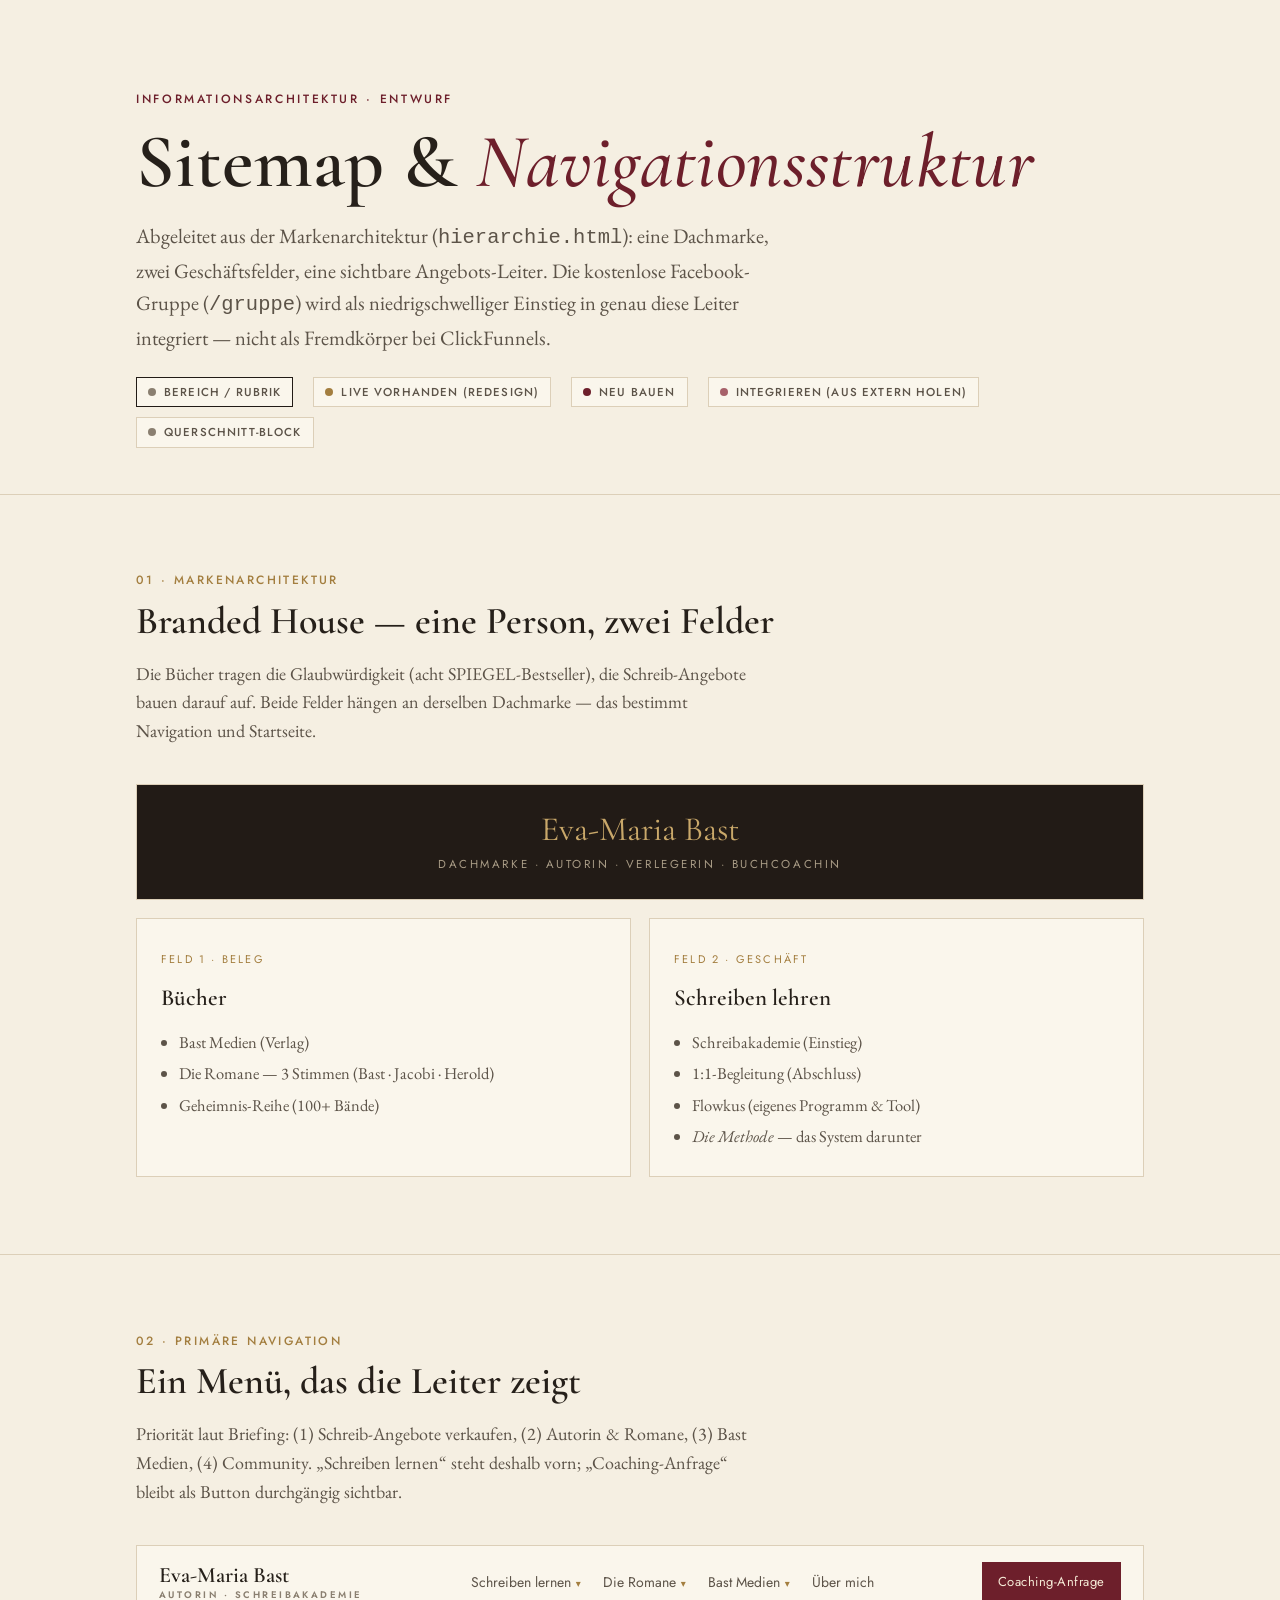
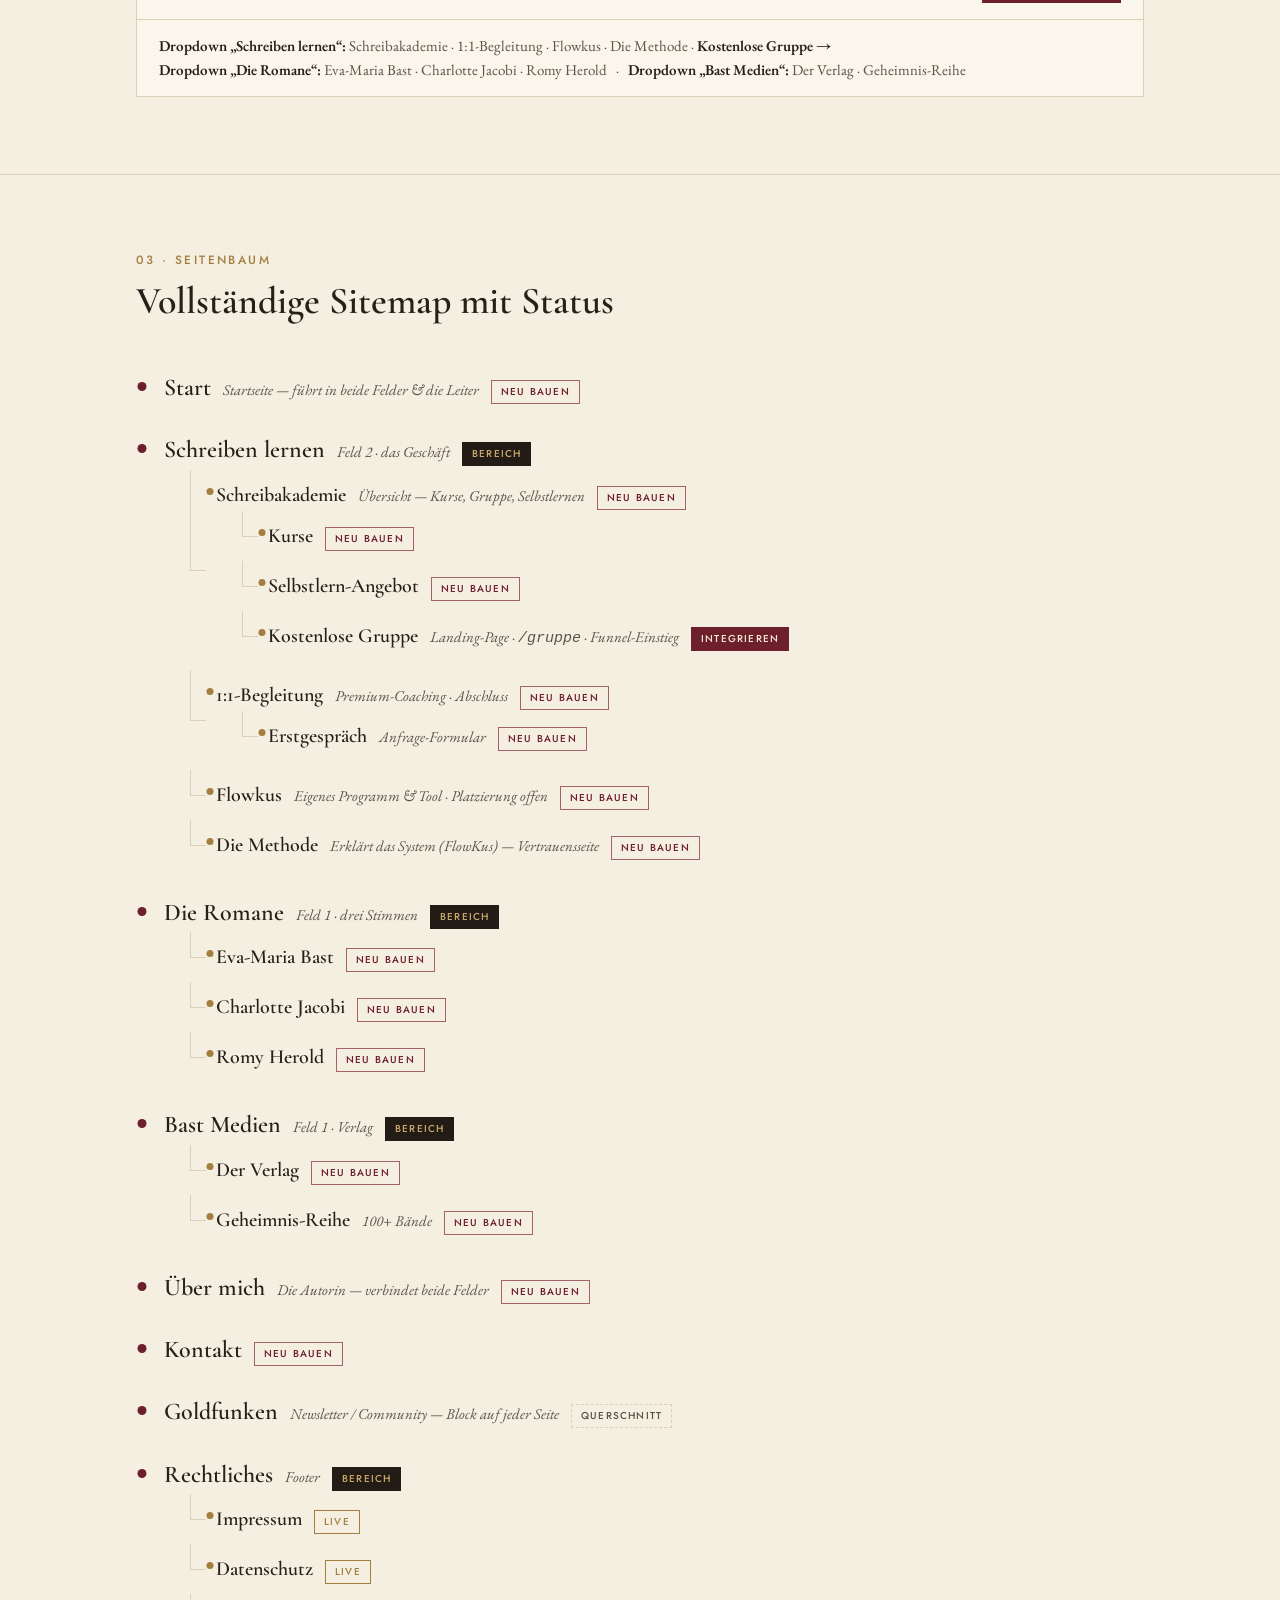
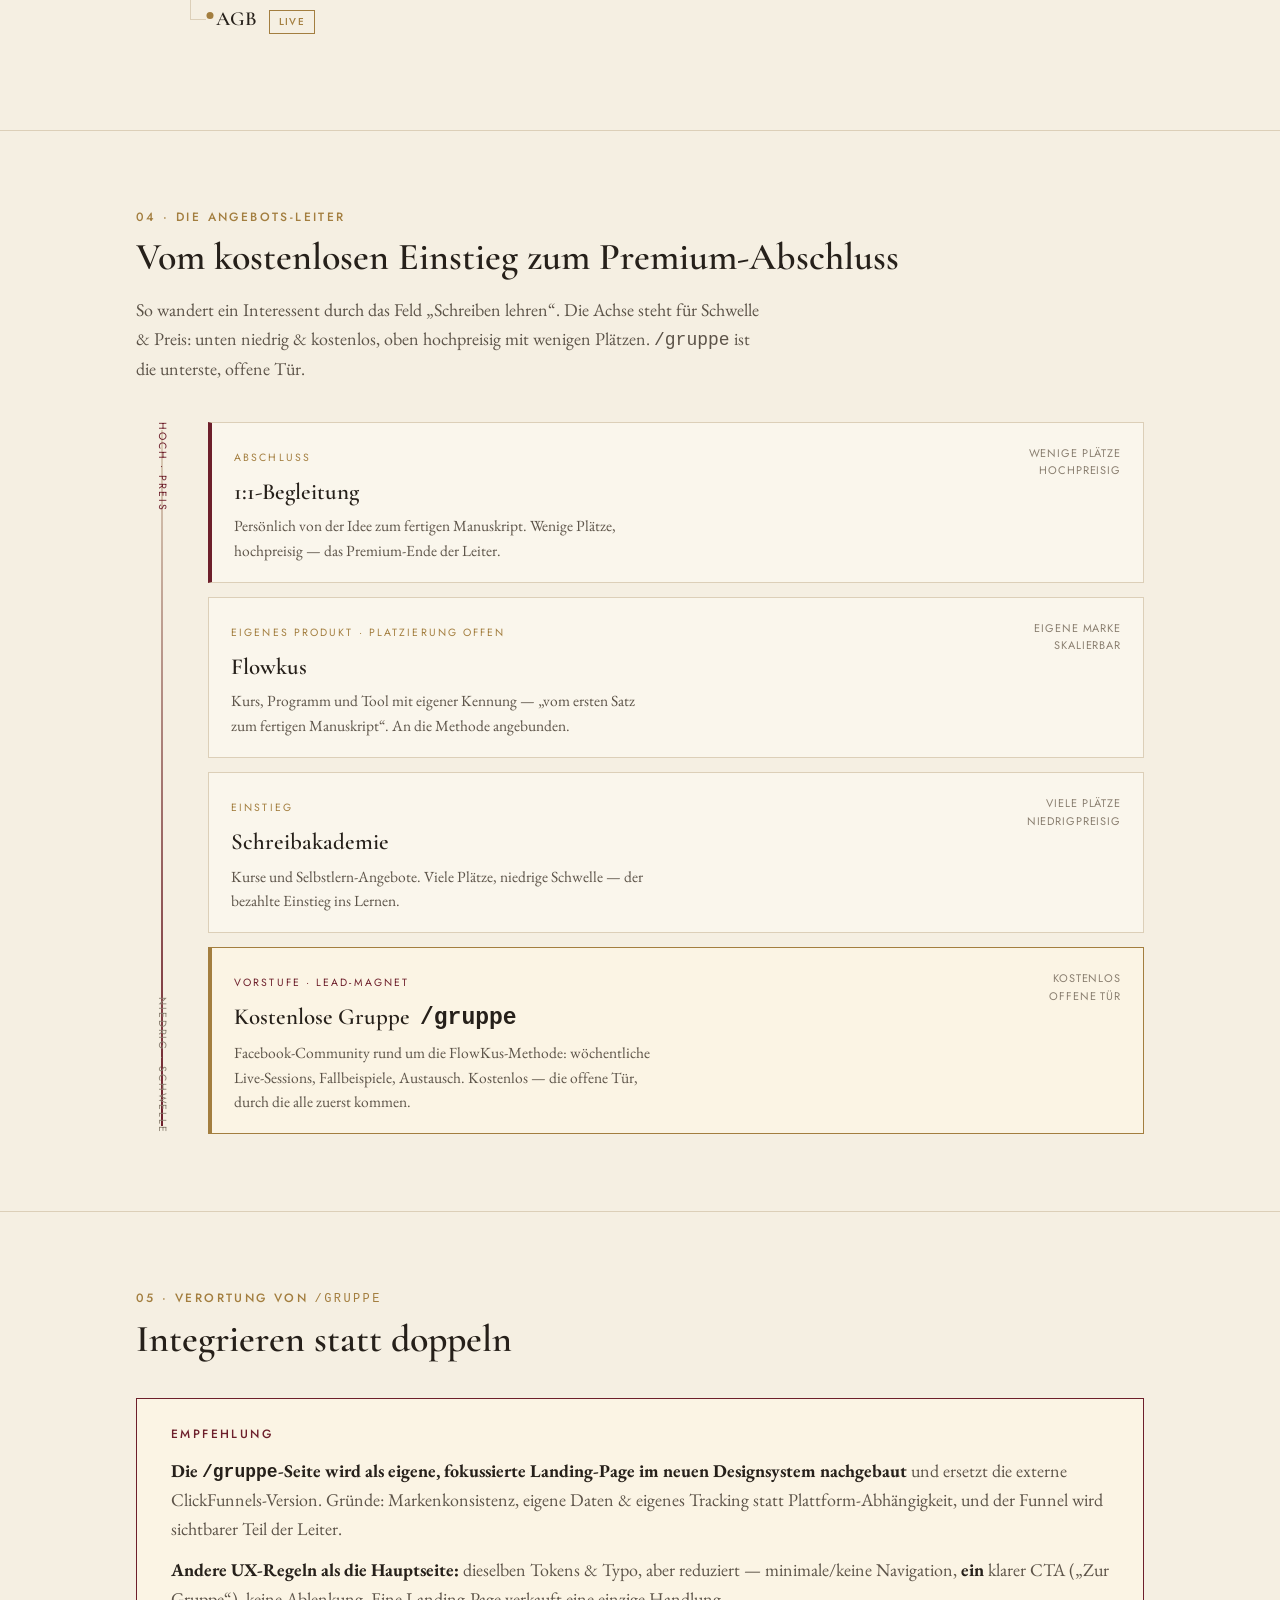
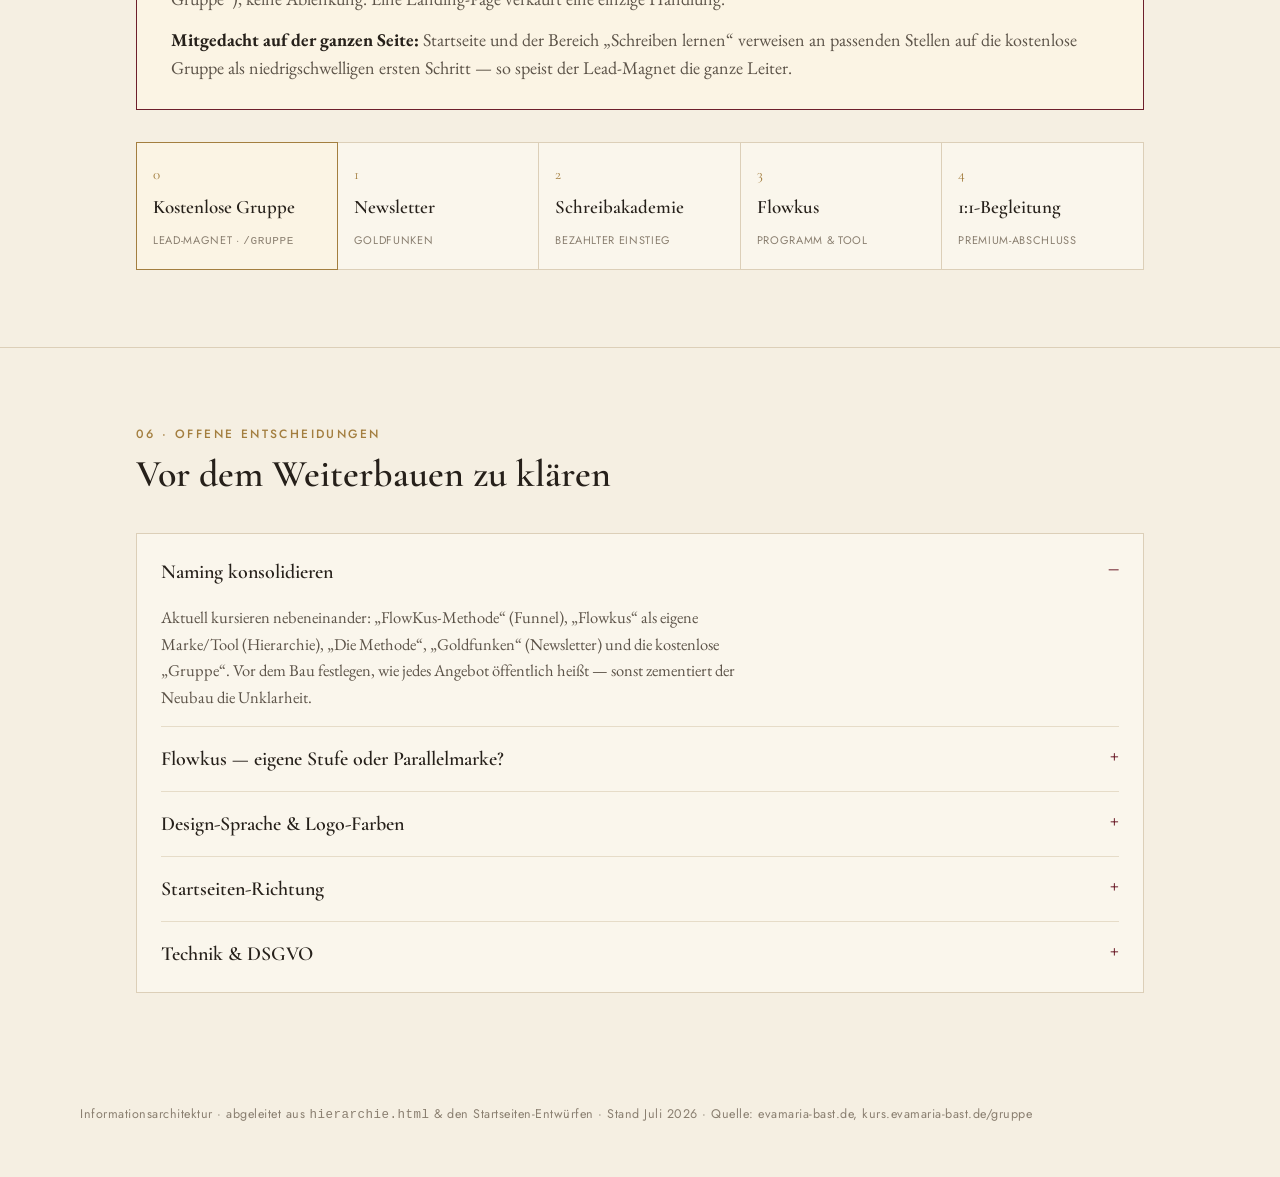
<file: sitemap.html>
<!DOCTYPE html>
<html lang="de">
<head>
<meta charset="utf-8">
<meta name="viewport" content="width=device-width, initial-scale=1">
<title>Sitemap & Informationsarchitektur — Eva-Maria Bast</title>
<link rel="preconnect" href="https://fonts.googleapis.com">
<link rel="preconnect" href="https://fonts.gstatic.com" crossorigin>
<link href="https://fonts.googleapis.com/css2?family=Cormorant+Garamond:ital,wght@0,400;0,500;0,600;0,700;1,400;1,500&family=EB+Garamond:ital,wght@0,400;0,500;1,400&family=Jost:wght@400;500&display=swap" rel="stylesheet">
<style>
:root{
  --paper:#f5efe2; --paper-2:#efe6d5; --card:#faf6ec;
  --ink:#26201a; --ink-soft:#5c5348; --ink-faint:#8a7f70;
  --bordeaux:#6d1f2b; --bordeaux-700:#561620; --bordeaux-300:#a7616a;
  --gold:#a37e3f; --gold-soft:#c9a86a;
  --line:#dccfb8; --line-soft:#e6dcc8;
  --dark:#221b16;
  --serif-display:"Cormorant Garamond",Georgia,serif;
  --serif-body:"EB Garamond",Georgia,serif;
  --sans:"Jost",system-ui,sans-serif;
}
*{box-sizing:border-box}
body{margin:0;background:var(--paper);color:var(--ink);
  font-family:var(--serif-body);font-size:18px;line-height:1.6;
  -webkit-font-smoothing:antialiased;}
.wrap{max-width:1120px;margin:0 auto;padding:0 clamp(20px,5vw,56px);}
::selection{background:var(--gold-soft);color:var(--ink);}

/* ---- Type ---- */
.kicker{font-family:var(--sans);font-weight:500;letter-spacing:.22em;
  font-size:12px;text-transform:uppercase;color:var(--bordeaux);margin:0 0 14px;}
h1{font-family:var(--serif-display);font-weight:600;line-height:1.04;
  font-size:clamp(40px,6.2vw,76px);margin:0 0 18px;letter-spacing:.005em;}
h1 .it{font-style:italic;color:var(--bordeaux);font-weight:500;}
h2{font-family:var(--serif-display);font-weight:600;line-height:1.08;
  font-size:clamp(26px,3.4vw,38px);margin:0 0 6px;}
h3{font-family:var(--serif-display);font-weight:600;font-size:23px;margin:0 0 6px;}
.lead{font-size:clamp(19px,1.6vw,22px);color:var(--ink-soft);max-width:64ch;margin:0;}
.sec-kicker{font-family:var(--sans);font-weight:500;letter-spacing:.2em;
  font-size:12px;text-transform:uppercase;color:var(--gold);margin:0 0 10px;}
.note{color:var(--ink-soft);max-width:70ch;}
small.sub{font-family:var(--sans);font-size:11.5px;letter-spacing:.22em;
  text-transform:uppercase;color:var(--ink-faint);}

/* ---- Layout rhythm ---- */
header.top{padding:clamp(46px,7vw,90px) 0 clamp(30px,4vw,46px);border-bottom:1px solid var(--line);}
section{padding:clamp(44px,6vw,80px) 0;border-bottom:1px solid var(--line);}
section:last-of-type{border-bottom:0;}
.sec-head{margin-bottom:clamp(28px,3vw,40px);}

/* ---- Legend ---- */
.legend{display:flex;flex-wrap:wrap;gap:10px 20px;margin-top:22px;}
.badge{display:inline-flex;align-items:center;gap:8px;font-family:var(--sans);
  font-size:11.5px;font-weight:500;letter-spacing:.1em;text-transform:uppercase;
  padding:5px 11px;border:1px solid var(--line);background:var(--card);color:var(--ink-soft);}
.badge::before{content:"";width:8px;height:8px;border-radius:50%;background:var(--ink-faint);}
.badge.live::before{background:var(--gold);}
.badge.neu::before{background:var(--bordeaux);}
.badge.integrieren::before{background:var(--bordeaux-300);}
.badge.block::before{background:var(--ink-faint);}

/* ---- Pillars ---- */
.pillars{display:grid;grid-template-columns:1fr 1fr;gap:18px;margin-top:8px;}
.dach{text-align:center;border:1px solid var(--line);background:var(--dark);color:#efe3ce;
  padding:26px 20px;margin-bottom:18px;}
.dach .name{font-family:var(--serif-display);font-size:34px;color:var(--gold-soft);line-height:1.1;}
.dach small.sub{color:#a99c86;display:block;margin-top:6px;}
.pillar{border:1px solid var(--line);background:var(--card);padding:24px 24px 22px;}
.pillar .tag{font-family:var(--sans);font-size:11px;letter-spacing:.2em;text-transform:uppercase;color:var(--gold);}
.pillar h3{margin:8px 0 12px;}
.pillar ul{margin:0;padding-left:18px;color:var(--ink-soft);font-size:16.5px;}
.pillar li{margin:5px 0;}
@media(max-width:720px){.pillars{grid-template-columns:1fr;}}

/* ---- Nav mock ---- */
.navmock{border:1px solid var(--line);background:var(--card);}
.navbar{display:flex;align-items:center;justify-content:space-between;gap:24px;
  padding:16px 22px;border-bottom:1px solid var(--line);flex-wrap:wrap;}
.navbar .brand{font-family:var(--serif-display);font-weight:600;font-size:22px;line-height:1;}
.navbar .brand small{display:block;font-family:var(--sans);font-size:9.5px;
  letter-spacing:.26em;text-transform:uppercase;color:var(--ink-faint);margin-top:5px;}
.navlinks{display:flex;gap:22px;flex-wrap:wrap;font-family:var(--sans);font-size:14px;color:var(--ink-soft);}
.navlinks span{position:relative;cursor:default;}
.navlinks span.has::after{content:"▾";font-size:10px;margin-left:5px;color:var(--gold);}
.navcta{font-family:var(--sans);font-size:13px;letter-spacing:.04em;
  background:var(--bordeaux);color:#f5ead6;padding:10px 16px;}
.navnote{padding:14px 22px;font-size:15px;color:var(--ink-soft);}
.navnote b{color:var(--ink);font-weight:600;font-family:var(--serif-body);}

/* ---- Tree ---- */
.tree{margin-top:4px;font-size:17px;}
.tree ul{list-style:none;margin:0;padding:0 0 0 26px;position:relative;}
.tree>ul{padding-left:6px;}
.tree li{position:relative;padding:9px 0 9px 26px;}
.tree ul ul li::before{content:"";position:absolute;left:0;top:0;bottom:50%;
  width:1px;background:var(--line);}
.tree ul ul li::after{content:"";position:absolute;left:0;top:calc(50% - 0px);
  width:16px;height:1px;background:var(--line);}
.tree ul ul li:last-child::before{bottom:50%;}
.node{display:flex;align-items:baseline;gap:12px;flex-wrap:wrap;}
.node .dot{position:absolute;left:20px;top:18px;width:7px;height:7px;border-radius:50%;
  background:var(--gold);transform:translateX(-50%);}
.tree>ul>li>.node .dot{left:0;}
.node .t{font-family:var(--serif-display);font-weight:600;font-size:20px;color:var(--ink);}
.tree>ul>li>.node .t{font-size:24px;}
.node .u{color:var(--ink-soft);font-size:15px;font-style:italic;}
.node .b{font-family:var(--sans);font-size:10px;font-weight:500;letter-spacing:.12em;
  text-transform:uppercase;padding:3px 9px;border:1px solid var(--line);color:var(--ink-soft);
  background:var(--paper);white-space:nowrap;}
.node .b.live{border-color:var(--gold);color:var(--gold);}
.node .b.neu{border-color:var(--bordeaux-300);color:var(--bordeaux);}
.node .b.integrieren{background:var(--bordeaux);color:#f5ead6;border-color:var(--bordeaux);}
.node .b.block{border-style:dashed;}
.node .b.bereich{background:var(--dark);color:var(--gold-soft);border-color:var(--dark);}
.tree>ul>li{padding-left:22px;margin-top:6px;}
.tree>ul>li>.node .dot{width:9px;height:9px;background:var(--bordeaux);top:22px;}

/* ---- Ladder ---- */
.ladder{display:grid;grid-template-columns:52px 1fr;gap:0 20px;margin-top:8px;}
.axis{position:relative;}
.axis-line{position:absolute;left:50%;top:8px;bottom:8px;width:2px;
  background:linear-gradient(var(--line),var(--bordeaux));transform:translateX(-50%);}
.axis-lo,.axis-hi{position:absolute;left:50%;transform:translate(-50%,0);
  writing-mode:vertical-rl;font-family:var(--sans);font-size:10.5px;letter-spacing:.18em;
  text-transform:uppercase;color:var(--ink-faint);}
.axis-lo{bottom:0;}.axis-hi{top:0;color:var(--bordeaux);}
.rungs{display:flex;flex-direction:column;gap:14px;}
.rung{border:1px solid var(--line);background:var(--card);padding:18px 22px;
  display:grid;grid-template-columns:1fr auto;gap:6px 18px;align-items:center;}
.rung .stage{font-family:var(--sans);font-size:10.5px;letter-spacing:.2em;
  text-transform:uppercase;color:var(--gold);}
.rung h3{margin:4px 0 4px;}
.rung p{margin:0;font-size:15.5px;color:var(--ink-soft);max-width:60ch;}
.rung .meta{font-family:var(--sans);font-size:11px;letter-spacing:.08em;text-transform:uppercase;
  color:var(--ink-faint);text-align:right;white-space:nowrap;align-self:start;padding-top:4px;}
.rung.entry{background:#fbf4e4;border-color:var(--gold);border-left:4px solid var(--gold);}
.rung.entry .stage{color:var(--bordeaux);}
.rung.premium{border-left:4px solid var(--bordeaux);}
@media(max-width:640px){.rung{grid-template-columns:1fr;}.rung .meta{text-align:left;}}

/* ---- Callout ---- */
.callout{border:1px solid var(--bordeaux);background:#fbf4e4;padding:26px clamp(22px,3vw,34px);}
.callout .sec-kicker{color:var(--bordeaux);}
.callout p{margin:0 0 12px;color:var(--ink-soft);}
.callout p:last-child{margin-bottom:0;}
.callout b{color:var(--ink);}

/* ---- Flow ---- */
.flow{display:flex;align-items:stretch;gap:0;flex-wrap:wrap;margin-top:6px;}
.flow .step{flex:1 1 150px;border:1px solid var(--line);background:var(--card);
  padding:16px 16px;position:relative;min-width:150px;}
.flow .step + .step{border-left:0;}
.flow .step .n{font-family:var(--serif-display);font-size:15px;color:var(--gold);}
.flow .step .s{font-family:var(--serif-display);font-weight:600;font-size:19px;margin:4px 0 2px;display:block;}
.flow .step small{font-family:var(--sans);font-size:11px;letter-spacing:.06em;
  text-transform:uppercase;color:var(--ink-faint);}
.flow .step.free{background:#fbf4e4;border-color:var(--gold);}
@media(max-width:720px){.flow .step + .step{border-left:1px solid var(--line);}}

/* ---- Decisions ---- */
.dec{border:1px solid var(--line);background:var(--card);padding:6px 24px;}
.dec details{border-bottom:1px solid var(--line-soft);}
.dec details:last-child{border-bottom:0;}
.dec summary{cursor:pointer;list-style:none;padding:16px 0;font-family:var(--serif-display);
  font-weight:600;font-size:20px;color:var(--ink);}
.dec summary::-webkit-details-marker{display:none;}
.dec summary::after{content:"+";float:right;color:var(--bordeaux);font-size:22px;line-height:1;}
.dec details[open] summary::after{content:"–";}
.dec details p{margin:0 0 16px;color:var(--ink-soft);font-size:16.5px;max-width:74ch;}

.foot{padding:34px 0 60px;color:var(--ink-faint);font-family:var(--sans);
  font-size:12.5px;letter-spacing:.04em;}
</style>
</head>
<body>

<header class="top">
  <div class="wrap">
    <p class="kicker">Informationsarchitektur · Entwurf</p>
    <h1>Sitemap &amp; <span class="it">Navigationsstruktur</span></h1>
    <p class="lead">Abgeleitet aus der Markenarchitektur (<code>hierarchie.html</code>): eine Dachmarke,
    zwei Geschäftsfelder, eine sichtbare Angebots-Leiter. Die kostenlose Facebook-Gruppe (<code>/gruppe</code>)
    wird als niedrigschwelliger Einstieg in genau diese Leiter integriert — nicht als Fremdkörper bei ClickFunnels.</p>
    <div class="legend">
      <span class="badge bereich" style="border:1px solid var(--dark)">Bereich / Rubrik</span>
      <span class="badge live">Live vorhanden (Redesign)</span>
      <span class="badge neu">Neu bauen</span>
      <span class="badge integrieren">Integrieren (aus extern holen)</span>
      <span class="badge block">Querschnitt-Block</span>
    </div>
  </div>
</header>

<!-- 1 · MARKENARCHITEKTUR -->
<section>
  <div class="wrap">
    <div class="sec-head">
      <p class="sec-kicker">01 · Markenarchitektur</p>
      <h2>Branded House — eine Person, zwei Felder</h2>
      <p class="note">Die Bücher tragen die Glaubwürdigkeit (acht SPIEGEL-Bestseller), die Schreib-Angebote bauen darauf auf.
      Beide Felder hängen an derselben Dachmarke — das bestimmt Navigation und Startseite.</p>
    </div>
    <div class="dach">
      <div class="name">Eva-Maria Bast</div>
      <small class="sub">Dachmarke · Autorin · Verlegerin · Buchcoachin</small>
    </div>
    <div class="pillars">
      <div class="pillar">
        <span class="tag">Feld 1 · Beleg</span>
        <h3>Bücher</h3>
        <ul>
          <li>Bast Medien (Verlag)</li>
          <li>Die Romane — 3 Stimmen (Bast · Jacobi · Herold)</li>
          <li>Geheimnis-Reihe (100+ Bände)</li>
        </ul>
      </div>
      <div class="pillar">
        <span class="tag">Feld 2 · Geschäft</span>
        <h3>Schreiben lehren</h3>
        <ul>
          <li>Schreibakademie (Einstieg)</li>
          <li>1:1-Begleitung (Abschluss)</li>
          <li>Flowkus (eigenes Programm &amp; Tool)</li>
          <li><em>Die Methode</em> — das System darunter</li>
        </ul>
      </div>
    </div>
  </div>
</section>

<!-- 2 · PRIMÄRE NAVIGATION -->
<section>
  <div class="wrap">
    <div class="sec-head">
      <p class="sec-kicker">02 · Primäre Navigation</p>
      <h2>Ein Menü, das die Leiter zeigt</h2>
      <p class="note">Priorität laut Briefing: (1) Schreib-Angebote verkaufen, (2) Autorin &amp; Romane, (3) Bast Medien,
      (4) Community. „Schreiben lernen“ steht deshalb vorn; „Coaching-Anfrage“ bleibt als Button durchgängig sichtbar.</p>
    </div>
    <div class="navmock">
      <div class="navbar">
        <div class="brand">Eva-Maria Bast<small>Autorin · Schreibakademie</small></div>
        <nav class="navlinks">
          <span class="has">Schreiben lernen</span>
          <span class="has">Die Romane</span>
          <span class="has">Bast Medien</span>
          <span>Über mich</span>
        </nav>
        <span class="navcta">Coaching-Anfrage</span>
      </div>
      <div class="navnote">
        <b>Dropdown „Schreiben lernen“:</b> Schreibakademie · 1:1-Begleitung · Flowkus · Die Methode · <b>Kostenlose Gruppe →</b><br>
        <b>Dropdown „Die Romane“:</b> Eva-Maria Bast · Charlotte Jacobi · Romy Herold &nbsp;&nbsp;·&nbsp;&nbsp;
        <b>Dropdown „Bast Medien“:</b> Der Verlag · Geheimnis-Reihe
      </div>
    </div>
  </div>
</section>

<!-- 3 · SEITENBAUM -->
<section>
  <div class="wrap">
    <div class="sec-head">
      <p class="sec-kicker">03 · Seitenbaum</p>
      <h2>Vollständige Sitemap mit Status</h2>
    </div>
    <div class="tree">
      <ul>
        <li>
          <div class="node"><span class="dot"></span><span class="t">Start</span>
            <span class="u">Startseite — führt in beide Felder &amp; die Leiter</span><span class="b neu">Neu bauen</span></div>
        </li>

        <li>
          <div class="node"><span class="dot"></span><span class="t">Schreiben lernen</span>
            <span class="u">Feld 2 · das Geschäft</span><span class="b bereich">Bereich</span></div>
          <ul>
            <li><div class="node"><span class="dot"></span><span class="t">Schreibakademie</span>
              <span class="u">Übersicht — Kurse, Gruppe, Selbstlernen</span><span class="b neu">Neu bauen</span></div>
              <ul>
                <li><div class="node"><span class="dot"></span><span class="t">Kurse</span><span class="b neu">Neu bauen</span></div></li>
                <li><div class="node"><span class="dot"></span><span class="t">Selbstlern-Angebot</span><span class="b neu">Neu bauen</span></div></li>
                <li><div class="node"><span class="dot"></span><span class="t">Kostenlose Gruppe</span>
                  <span class="u">Landing-Page · <code>/gruppe</code> · Funnel-Einstieg</span><span class="b integrieren">Integrieren</span></div></li>
              </ul>
            </li>
            <li><div class="node"><span class="dot"></span><span class="t">1:1-Begleitung</span>
              <span class="u">Premium-Coaching · Abschluss</span><span class="b neu">Neu bauen</span></div>
              <ul>
                <li><div class="node"><span class="dot"></span><span class="t">Erstgespräch</span>
                  <span class="u">Anfrage-Formular</span><span class="b neu">Neu bauen</span></div></li>
              </ul>
            </li>
            <li><div class="node"><span class="dot"></span><span class="t">Flowkus</span>
              <span class="u">Eigenes Programm &amp; Tool · Platzierung offen</span><span class="b neu">Neu bauen</span></div></li>
            <li><div class="node"><span class="dot"></span><span class="t">Die Methode</span>
              <span class="u">Erklärt das System (FlowKus) — Vertrauensseite</span><span class="b neu">Neu bauen</span></div></li>
          </ul>
        </li>

        <li>
          <div class="node"><span class="dot"></span><span class="t">Die Romane</span>
            <span class="u">Feld 1 · drei Stimmen</span><span class="b bereich">Bereich</span></div>
          <ul>
            <li><div class="node"><span class="dot"></span><span class="t">Eva-Maria Bast</span><span class="b neu">Neu bauen</span></div></li>
            <li><div class="node"><span class="dot"></span><span class="t">Charlotte Jacobi</span><span class="b neu">Neu bauen</span></div></li>
            <li><div class="node"><span class="dot"></span><span class="t">Romy Herold</span><span class="b neu">Neu bauen</span></div></li>
          </ul>
        </li>

        <li>
          <div class="node"><span class="dot"></span><span class="t">Bast Medien</span>
            <span class="u">Feld 1 · Verlag</span><span class="b bereich">Bereich</span></div>
          <ul>
            <li><div class="node"><span class="dot"></span><span class="t">Der Verlag</span><span class="b neu">Neu bauen</span></div></li>
            <li><div class="node"><span class="dot"></span><span class="t">Geheimnis-Reihe</span>
              <span class="u">100+ Bände</span><span class="b neu">Neu bauen</span></div></li>
          </ul>
        </li>

        <li>
          <div class="node"><span class="dot"></span><span class="t">Über mich</span>
            <span class="u">Die Autorin — verbindet beide Felder</span><span class="b neu">Neu bauen</span></div>
        </li>

        <li>
          <div class="node"><span class="dot"></span><span class="t">Kontakt</span><span class="b neu">Neu bauen</span></div>
        </li>

        <li>
          <div class="node"><span class="dot"></span><span class="t">Goldfunken</span>
            <span class="u">Newsletter / Community — Block auf jeder Seite</span><span class="b block">Querschnitt</span></div>
        </li>

        <li>
          <div class="node"><span class="dot"></span><span class="t">Rechtliches</span>
            <span class="u">Footer</span><span class="b bereich">Bereich</span></div>
          <ul>
            <li><div class="node"><span class="dot"></span><span class="t">Impressum</span><span class="b live">Live</span></div></li>
            <li><div class="node"><span class="dot"></span><span class="t">Datenschutz</span><span class="b live">Live</span></div></li>
            <li><div class="node"><span class="dot"></span><span class="t">AGB</span><span class="b live">Live</span></div></li>
          </ul>
        </li>
      </ul>
    </div>
  </div>
</section>

<!-- 4 · ANGEBOTS-LEITER -->
<section>
  <div class="wrap">
    <div class="sec-head">
      <p class="sec-kicker">04 · Die Angebots-Leiter</p>
      <h2>Vom kostenlosen Einstieg zum Premium-Abschluss</h2>
      <p class="note">So wandert ein Interessent durch das Feld „Schreiben lehren“. Die Achse steht für Schwelle &amp; Preis:
      unten niedrig &amp; kostenlos, oben hochpreisig mit wenigen Plätzen. <code>/gruppe</code> ist die unterste, offene Tür.</p>
    </div>
    <div class="ladder">
      <div class="axis">
        <div class="axis-line"></div>
        <span class="axis-hi">hoch · Preis</span>
        <span class="axis-lo">niedrig · Schwelle</span>
      </div>
      <div class="rungs">
        <div class="rung premium">
          <div><span class="stage">Abschluss</span><h3>1:1-Begleitung</h3>
            <p>Persönlich von der Idee zum fertigen Manuskript. Wenige Plätze, hochpreisig — das Premium-Ende der Leiter.</p></div>
          <div class="meta">wenige Plätze<br>hochpreisig</div>
        </div>
        <div class="rung">
          <div><span class="stage">Eigenes Produkt · Platzierung offen</span><h3>Flowkus</h3>
            <p>Kurs, Programm und Tool mit eigener Kennung — „vom ersten Satz zum fertigen Manuskript“. An die Methode angebunden.</p></div>
          <div class="meta">eigene Marke<br>skalierbar</div>
        </div>
        <div class="rung">
          <div><span class="stage">Einstieg</span><h3>Schreibakademie</h3>
            <p>Kurse und Selbstlern-Angebote. Viele Plätze, niedrige Schwelle — der bezahlte Einstieg ins Lernen.</p></div>
          <div class="meta">viele Plätze<br>niedrigpreisig</div>
        </div>
        <div class="rung entry">
          <div><span class="stage">Vorstufe · Lead-Magnet</span><h3>Kostenlose Gruppe &nbsp;<code>/gruppe</code></h3>
            <p>Facebook-Community rund um die FlowKus-Methode: wöchentliche Live-Sessions, Fallbeispiele, Austausch.
            Kostenlos — die offene Tür, durch die alle zuerst kommen.</p></div>
          <div class="meta">kostenlos<br>offene Tür</div>
        </div>
      </div>
    </div>
  </div>
</section>

<!-- 5 · /gruppe -->
<section>
  <div class="wrap">
    <div class="sec-head">
      <p class="sec-kicker">05 · Verortung von <code>/gruppe</code></p>
      <h2>Integrieren statt doppeln</h2>
    </div>
    <div class="callout">
      <p class="sec-kicker">Empfehlung</p>
      <p><b>Die <code>/gruppe</code>-Seite wird als eigene, fokussierte Landing-Page im neuen Designsystem nachgebaut</b>
      und ersetzt die externe ClickFunnels-Version. Gründe: Markenkonsistenz, eigene Daten &amp; eigenes Tracking statt Plattform-Abhängigkeit,
      und der Funnel wird sichtbarer Teil der Leiter.</p>
      <p><b>Andere UX-Regeln als die Hauptseite:</b> dieselben Tokens &amp; Typo, aber reduziert — minimale/keine Navigation,
      <b>ein</b> klarer CTA („Zur Gruppe“), keine Ablenkung. Eine Landing-Page verkauft eine einzige Handlung.</p>
      <p><b>Mitgedacht auf der ganzen Seite:</b> Startseite und der Bereich „Schreiben lernen“ verweisen an passenden Stellen
      auf die kostenlose Gruppe als niedrigschwelligen ersten Schritt — so speist der Lead-Magnet die ganze Leiter.</p>
    </div>
    <div style="height:26px"></div>
    <div class="flow">
      <div class="step free"><span class="n">0</span><span class="s">Kostenlose Gruppe</span><small>Lead-Magnet · <code>/gruppe</code></small></div>
      <div class="step"><span class="n">1</span><span class="s">Newsletter</span><small>Goldfunken</small></div>
      <div class="step"><span class="n">2</span><span class="s">Schreibakademie</span><small>bezahlter Einstieg</small></div>
      <div class="step"><span class="n">3</span><span class="s">Flowkus</span><small>Programm &amp; Tool</small></div>
      <div class="step"><span class="n">4</span><span class="s">1:1-Begleitung</span><small>Premium-Abschluss</small></div>
    </div>
  </div>
</section>

<!-- 6 · OFFENE ENTSCHEIDUNGEN -->
<section>
  <div class="wrap">
    <div class="sec-head">
      <p class="sec-kicker">06 · Offene Entscheidungen</p>
      <h2>Vor dem Weiterbauen zu klären</h2>
    </div>
    <div class="dec">
      <details open>
        <summary>Naming konsolidieren</summary>
        <p>Aktuell kursieren nebeneinander: „FlowKus-Methode“ (Funnel), „Flowkus“ als eigene Marke/Tool (Hierarchie),
        „Die Methode“, „Goldfunken“ (Newsletter) und die kostenlose „Gruppe“. Vor dem Bau festlegen, wie jedes Angebot
        öffentlich heißt — sonst zementiert der Neubau die Unklarheit.</p>
      </details>
      <details>
        <summary>Flowkus — eigene Stufe oder Parallelmarke?</summary>
        <p>In der Hierarchie ist Flowkus die dritte Karte mit eigener Kennung. Offen ist, ob es eine Preisstufe <em>zwischen</em>
        Akademie und 1:1 ist oder ein paralleles, skalierbares Produkt. Das entscheidet, wo es in Navigation und Leiter sitzt.</p>
      </details>
      <details>
        <summary>Design-Sprache &amp; Logo-Farben</summary>
        <p>Die Startseiten nutzen Papier + Bordeaux (Cormorant/EB Garamond); <code>hierarchie.html</code> nutzt Navy + Gold (Fraunces).
        Empfehlung: Papier + Bordeaux als echte Markenpalette. Logo-Hex-Werte liefern, dann ziehe ich Palette und Foliengold exakt nach.</p>
      </details>
      <details>
        <summary>Startseiten-Richtung</summary>
        <p>Empfehlung: A-Ästhetik (Editorial/Bibliothek) + C-Funnel-Logik — aber mit sichtbarer Angebots-Leiter statt eines
        einzelnen „Coaching“-Blocks. Bestätigen, dann baue ich die gewählte Startseite entlang dieser Sitemap.</p>
      </details>
      <details>
        <summary>Technik &amp; DSGVO</summary>
        <p>WordPress weiterführen (Theme/Blocks) oder statisch (Astro/Eleventy/Next)? Unabhängig davon: Fonts selbst hosten
        statt per Google-CDN — für eine deutsche Seite ein reales Abmahn-Risiko.</p>
      </details>
    </div>
  </div>
</section>

<div class="wrap foot">
  Informationsarchitektur · abgeleitet aus <code>hierarchie.html</code> &amp; den Startseiten-Entwürfen · Stand Juli 2026 ·
  Quelle: evamaria-bast.de, kurs.evamaria-bast.de/gruppe
</div>

</body>
</html>
</file>
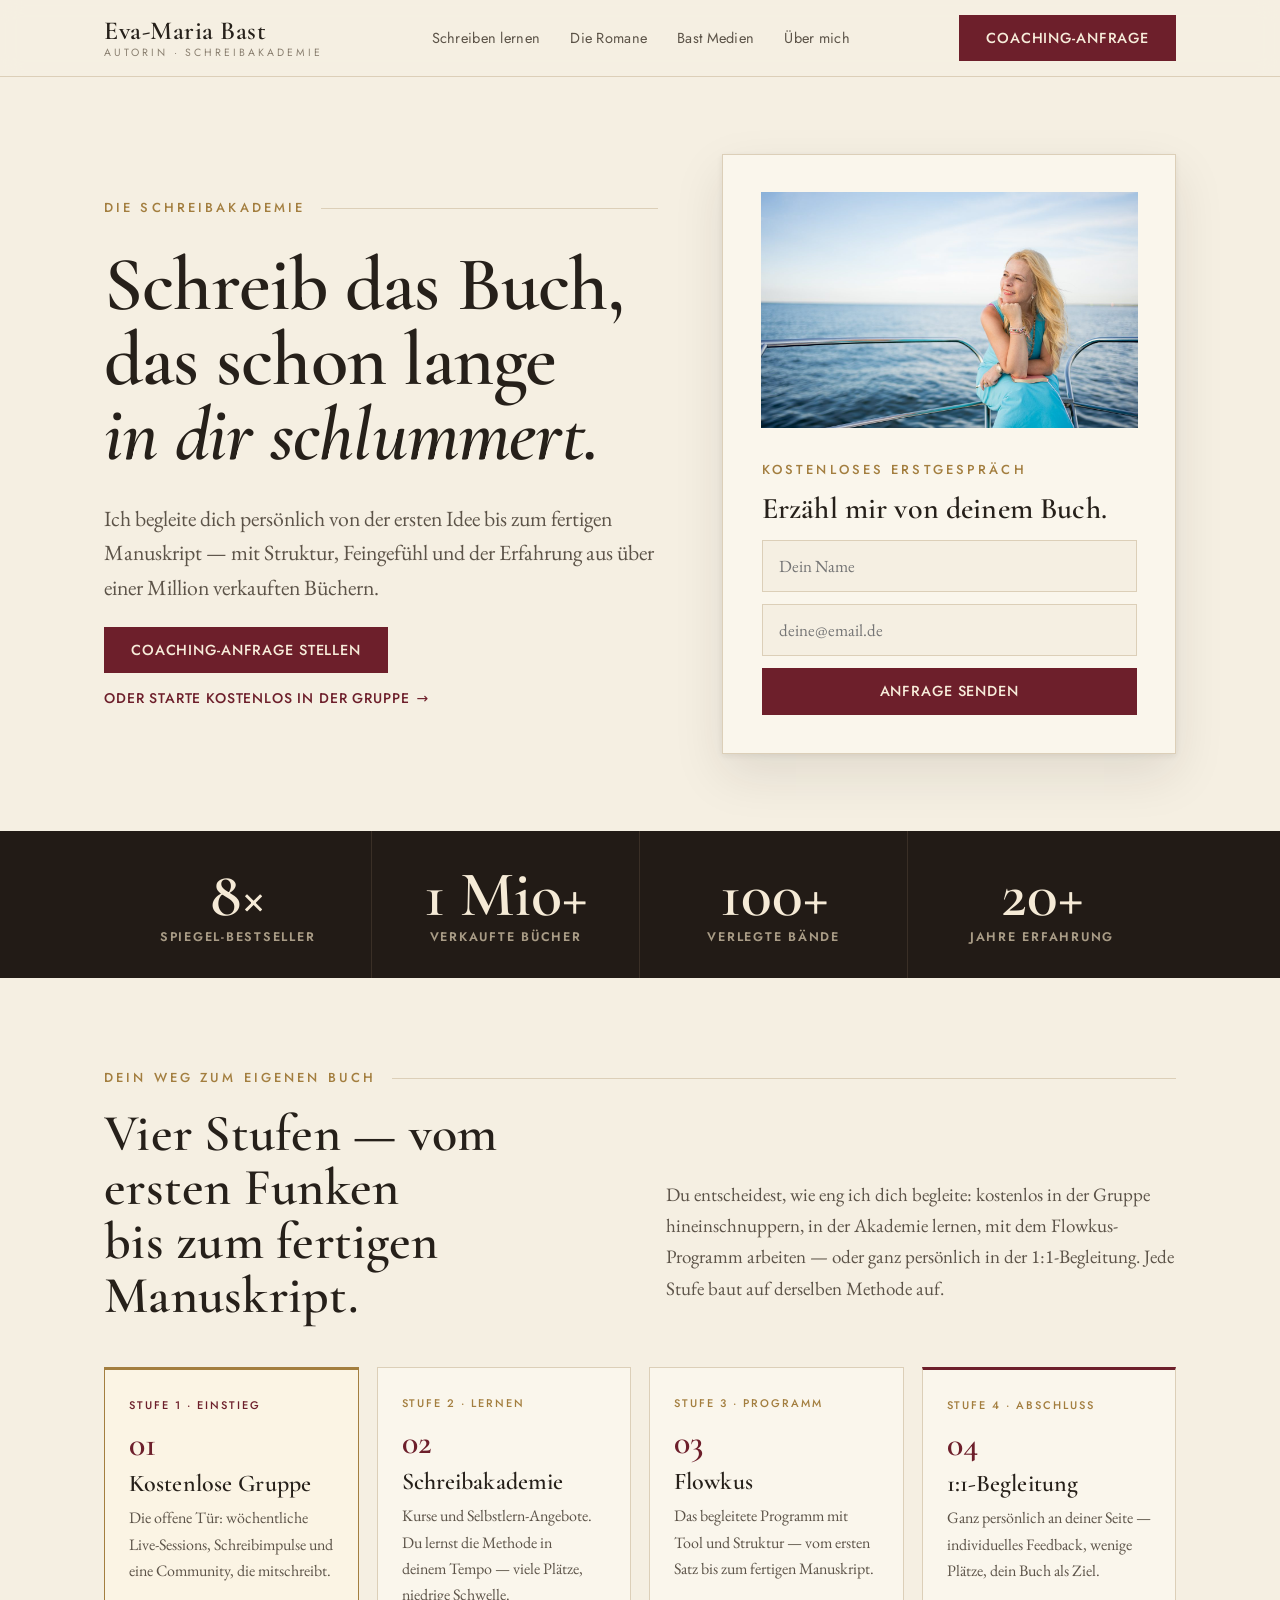
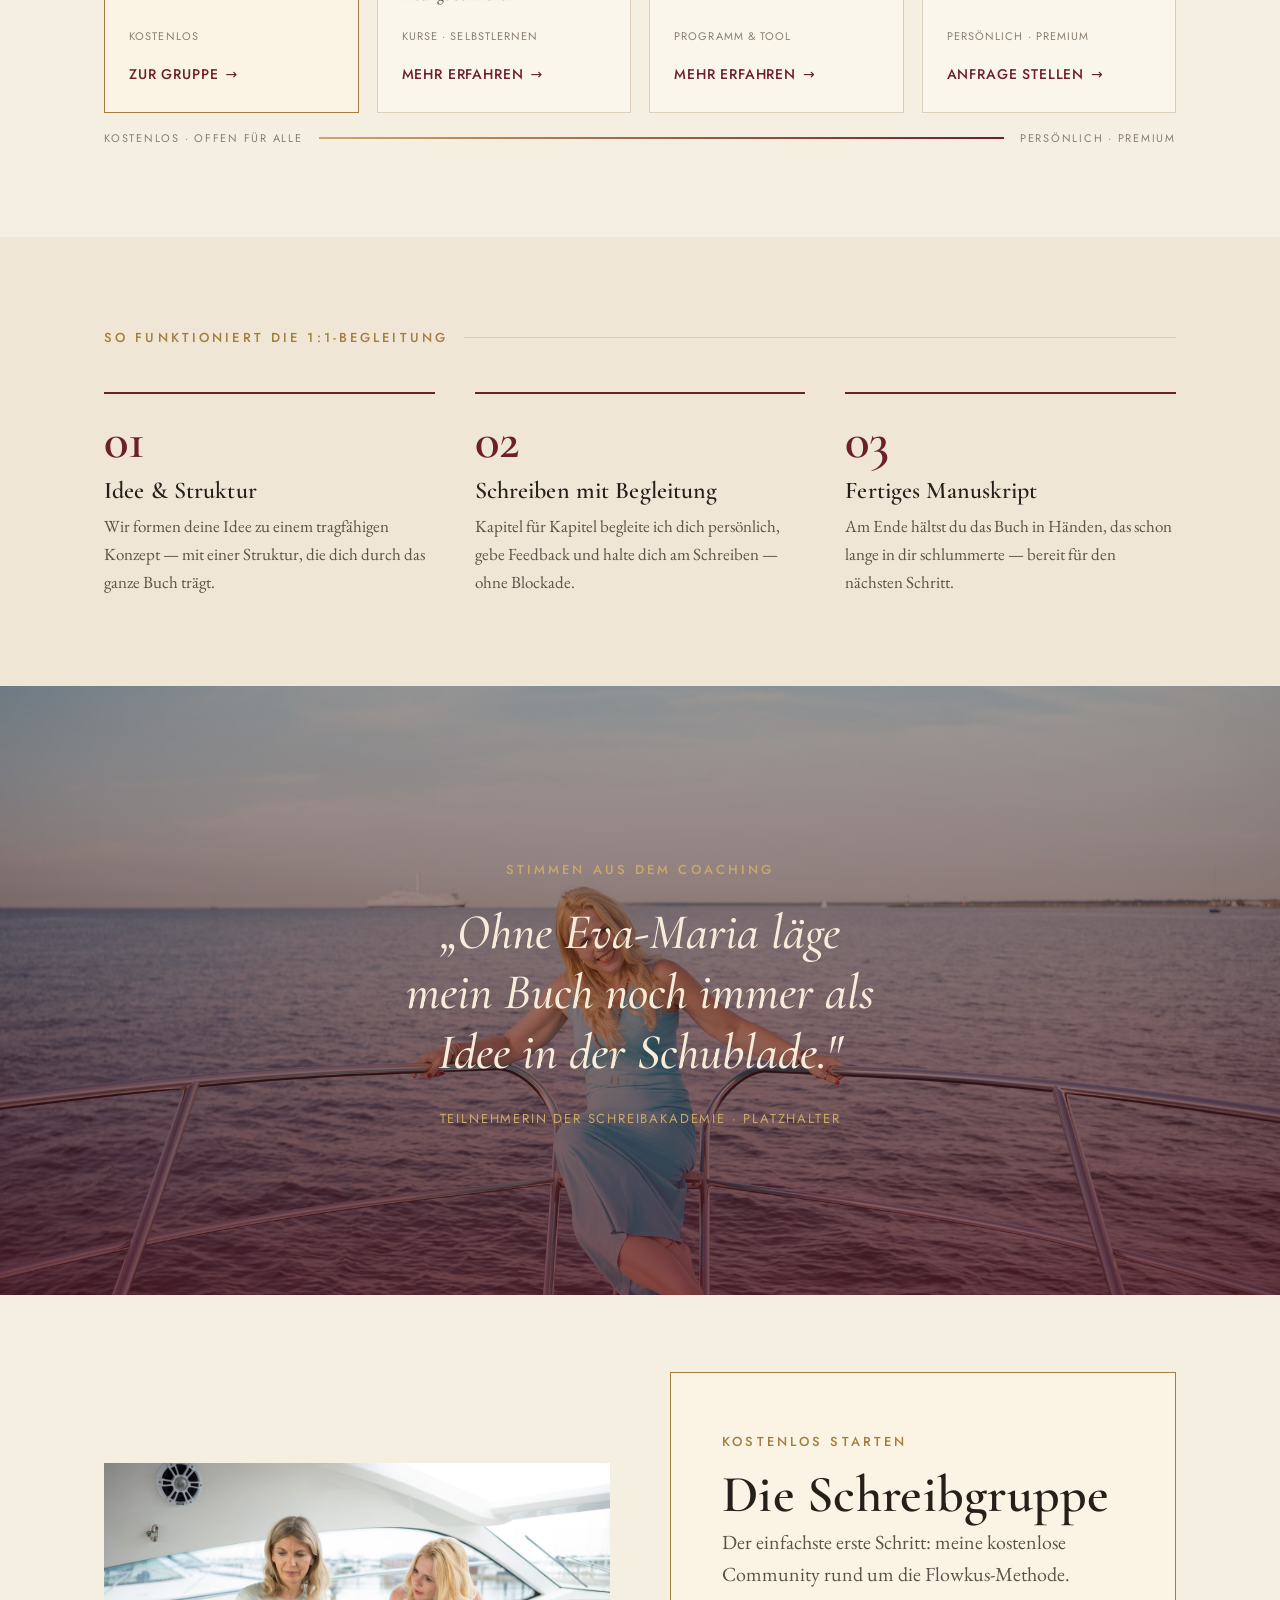
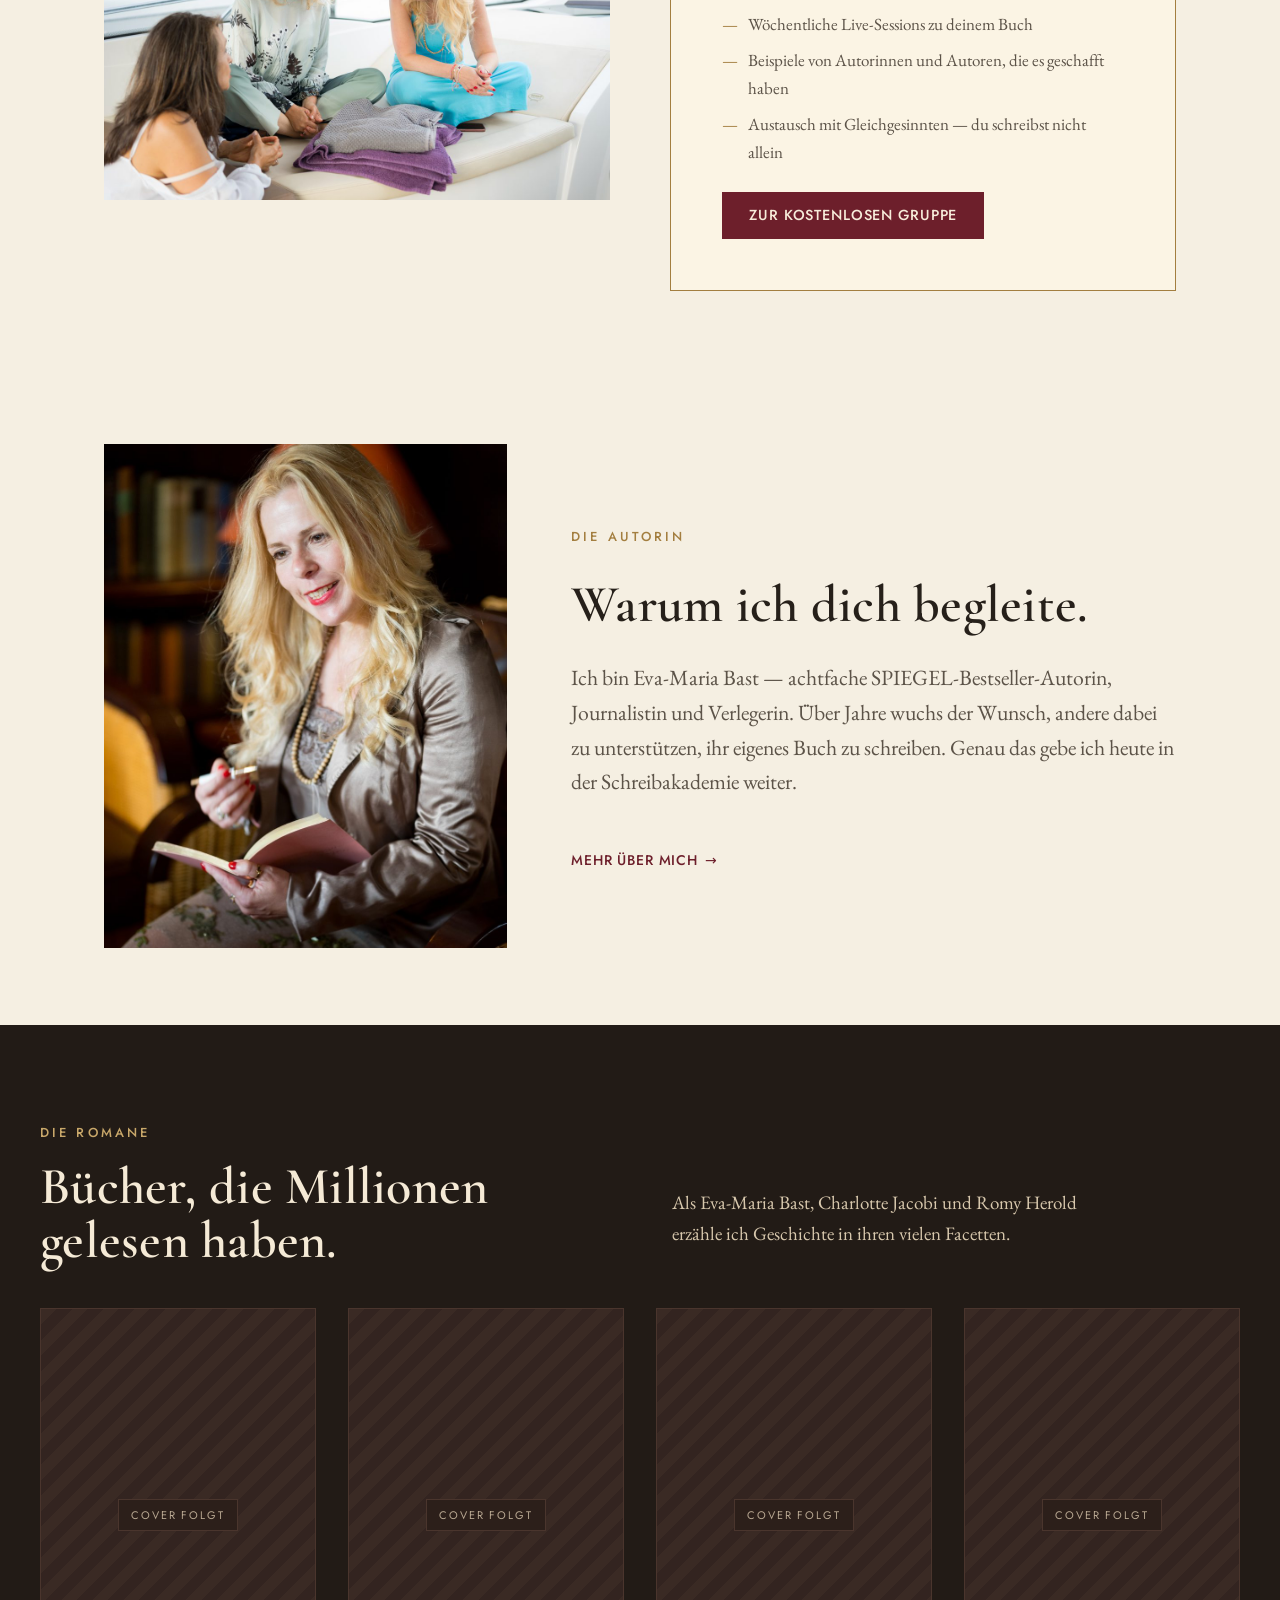
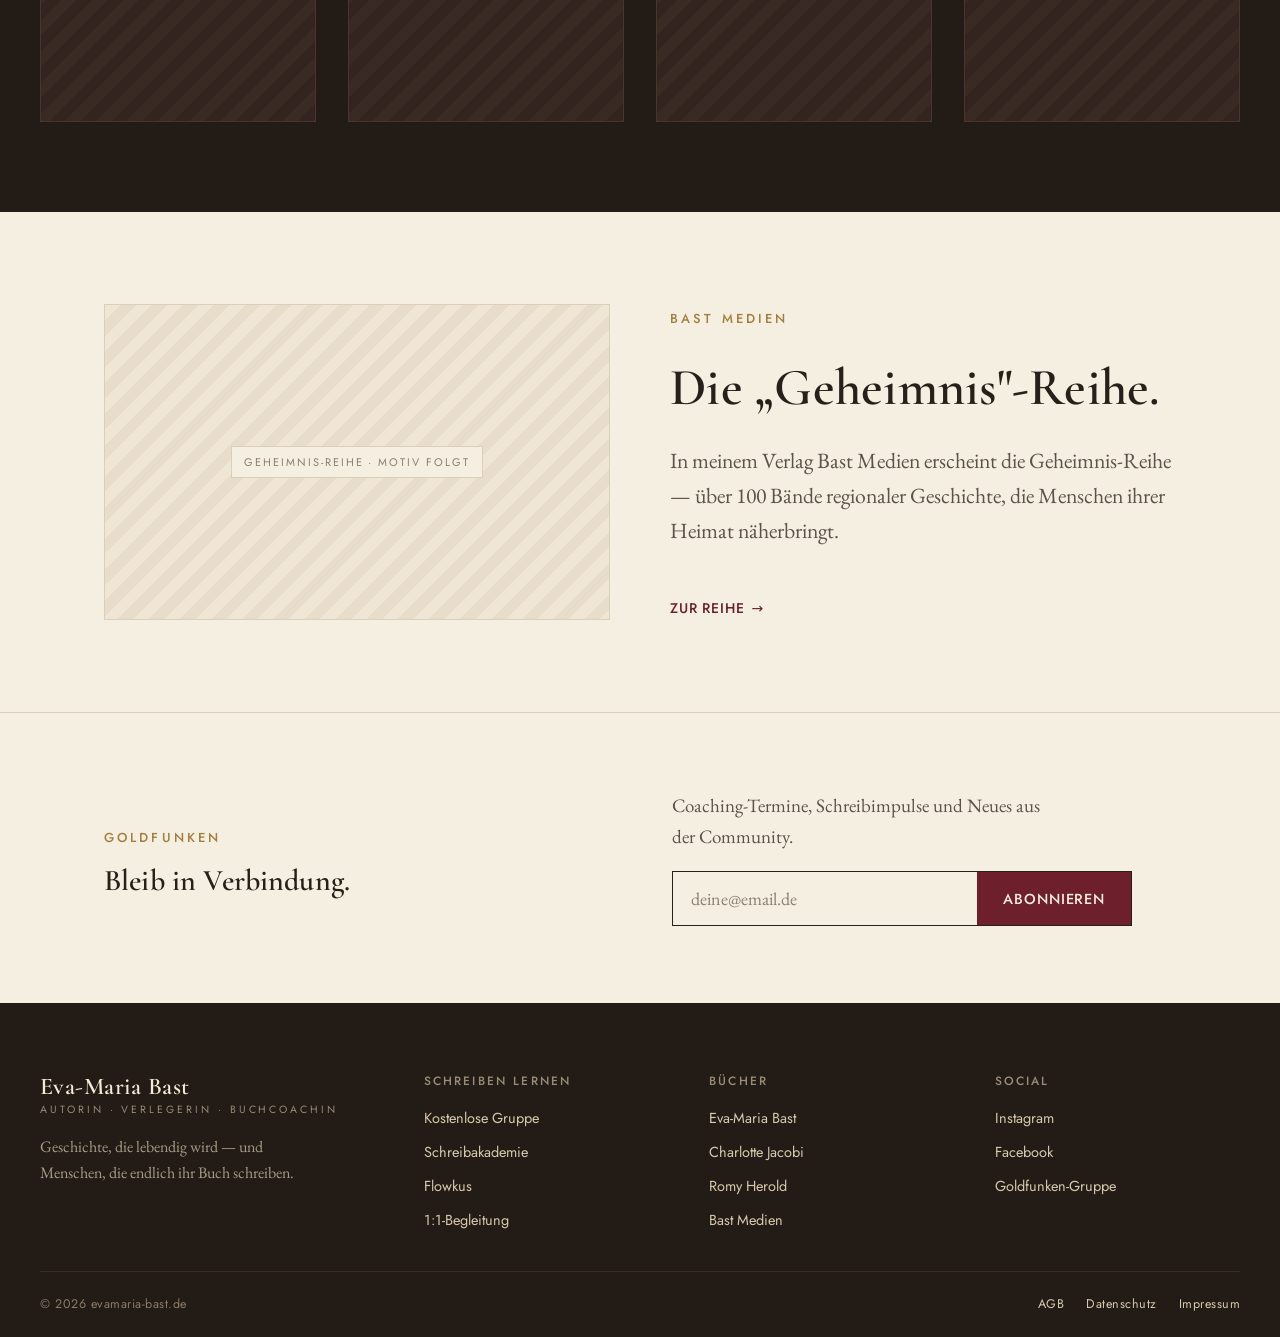
<file: startseite-neu.html>
<!DOCTYPE html>
<html lang="de">
<head>
<meta charset="utf-8">
<meta name="viewport" content="width=device-width,initial-scale=1">
<title>Eva-Maria Bast — Schreib dein Buch. Mit einer Bestseller-Autorin.</title>
<meta name="description" content="Eva-Maria Bast — achtfache SPIEGEL-Bestseller-Autorin, Verlegerin und Buchcoachin. Von der kostenlosen Schreibgruppe bis zur persönlichen 1:1-Begleitung.">
<link rel="stylesheet" href="styles.css">
<style>
/* ===== Startseite (neu) — Variante C + sichtbare Angebots-Leiter ===== */

/* Bild-Helfer (echte Fotos statt Platzhalter) */
.media{position:relative;overflow:hidden;background:var(--paper-2)}
.media>img{width:100%;height:100%;object-fit:cover;display:block}
.r-wide{aspect-ratio:16/10}
.r-portrait{aspect-ratio:4/5}
.r-32{aspect-ratio:3/2}

/* HERO conversion */
.hero-c{padding:clamp(48px,6vw,88px) 0 0}
.hero-c .grid{display:grid;grid-template-columns:1.1fr .9fr;gap:clamp(32px,5vw,64px);align-items:center}
.card-cta{background:var(--card);border:1px solid var(--line);box-shadow:var(--shadow-md);padding:clamp(28px,3vw,40px)}
.card-cta .media{margin:-1px -1px 24px;width:calc(100% + 2px)}
.card-cta .media>img{object-position:center}
.hero-alt{display:flex;gap:14px;flex-wrap:wrap;align-items:center;margin-top:6px}

/* PROOF bar */
.proof{background:#221b16;color:#e9ddca}
.proof .row{display:grid;grid-template-columns:repeat(4,1fr);gap:0;padding:0}
.proof .stat{padding:34px 24px;text-align:center}
.proof .stat b{color:#f5ead6}.proof .stat span{color:#a99c86}
.proof .stat:not(:last-child){border-right:1px solid #3a2f26}
@media(max-width:900px){
  .hero-c .grid{grid-template-columns:1fr}
  .proof .row{grid-template-columns:1fr 1fr}
  .proof .stat:nth-child(2){border-right:0}
  .proof .stat:nth-child(1),.proof .stat:nth-child(2){border-bottom:1px solid #3a2f26}
}

/* ANGEBOTS-LEITER (die Hierarchie sichtbar gemacht) */
.leiter{padding:clamp(56px,7vw,104px) 0}
.rungs{display:grid;grid-template-columns:repeat(4,1fr);gap:18px;margin-top:44px}
.rung{border:1px solid var(--line);background:var(--card);padding:26px 24px 24px;display:flex;flex-direction:column;min-height:280px}
.rung .stage{font-family:var(--sans);font-size:11px;font-weight:500;letter-spacing:.18em;text-transform:uppercase;color:var(--gold)}
.rung .no{font-family:var(--serif-display);font-weight:600;font-size:34px;line-height:1;color:var(--bordeaux);margin:14px 0 10px}
.rung h3{font-size:24px;margin-bottom:8px}
.rung p{font-size:16px;color:var(--ink-soft);margin:0 0 18px}
.rung .foot{margin-top:auto}
.rung .meta{font-family:var(--sans);font-size:11px;letter-spacing:.1em;text-transform:uppercase;color:var(--ink-faint);display:block;margin-bottom:12px}
.rung.entry{background:#fbf4e4;border-color:var(--gold);border-top:3px solid var(--gold)}
.rung.entry .stage{color:var(--bordeaux)}
.rung.premium{border-top:3px solid var(--bordeaux)}
.axis{display:flex;justify-content:space-between;align-items:center;margin-top:16px;
  font-family:var(--sans);font-size:11px;letter-spacing:.16em;text-transform:uppercase;color:var(--ink-faint)}
.axis .track{flex:1;height:2px;margin:0 16px;background:linear-gradient(90deg,var(--gold-soft),var(--bordeaux))}
@media(max-width:900px){.rungs{grid-template-columns:1fr 1fr}}
@media(max-width:560px){.rungs{grid-template-columns:1fr}}

/* STEPS (1:1-Methode) */
.steps{padding:clamp(56px,7vw,100px) 0}
.step{border-top:2px solid var(--bordeaux);padding-top:22px}
.step .no{font-family:var(--serif-display);font-size:clamp(38px,4vw,56px);color:var(--bordeaux);font-weight:600;line-height:1}
.step h3{margin:12px 0 8px;font-size:24px}
.step p{color:var(--ink-soft);font-size:17px;margin:0}

/* IMAGE BAND (Testimonial über Vollbild-Foto) */
.band{position:relative;color:#f7ecda;text-align:center;isolation:isolate}
.band>img{position:absolute;inset:0;width:100%;height:100%;object-fit:cover;object-position:center 38%;z-index:-2}
.band::after{content:"";position:absolute;inset:0;z-index:-1;
  background:linear-gradient(180deg,rgba(34,27,22,.42),rgba(86,22,32,.72))}
.band .inner{padding:clamp(80px,13vw,180px) 0}
.band blockquote{font-family:var(--serif-display);font-style:italic;font-weight:500;
  font-size:clamp(28px,4vw,50px);line-height:1.2;margin:18px auto 0;max-width:22ch}
.band .by{font-family:var(--sans);font-size:13px;letter-spacing:.14em;text-transform:uppercase;color:var(--gold-soft);margin-top:26px}

/* GRUPPE band (integrierter Funnel-Einstieg) */
.gruppe{padding:clamp(48px,6vw,88px) 0}
.gruppe .grid{display:grid;grid-template-columns:1fr 1fr;gap:clamp(28px,5vw,60px);align-items:center}
.gruppe .panel{background:#fbf4e4;border:1px solid var(--gold);padding:clamp(28px,4vw,52px)}
.gruppe ul{list-style:none;margin:16px 0 26px;padding:0;font-family:var(--serif-body);font-size:17px;color:var(--ink-soft)}
.gruppe li{padding-left:26px;position:relative;margin:8px 0}
.gruppe li::before{content:"\2014";position:absolute;left:0;color:var(--gold)}
@media(max-width:820px){.gruppe .grid{grid-template-columns:1fr}}

/* AUTORIN strip */
.author-strip{padding:clamp(48px,6vw,88px) 0}
.author-strip .grid{display:grid;grid-template-columns:.8fr 1.2fr;gap:clamp(32px,5vw,72px);align-items:center}
@media(max-width:900px){.author-strip .grid{grid-template-columns:1fr}}
</style>
</head>
<body>
<header class="site-head">
<div class="wrap bar">
<a class="brand" href="startseite-neu.html">Eva-Maria Bast<small>Autorin · Schreibakademie</small></a>
<nav class="mainnav">
<a href="#angebote">Schreiben lernen</a>
<a href="#romane">Die Romane</a>
<a href="#medien">Bast Medien</a>
<a href="#autorin">Über mich</a>
</nav>
<a class="btn btn-primary" href="#erstgespraech">Coaching-Anfrage</a>
</div>
</header>

<main>

<!-- ============ HERO ============ -->
<section class="hero-c">
<div class="wrap grid">
<div class="stack-lg">
<div class="eyebrow-row"><span class="kicker">Die Schreibakademie</span><span class="rule"></span></div>
<h1 class="display" style="font-size:clamp(40px,6vw,84px)">Schreib das Buch,<br>das schon lange<br><span class="serif-it">in dir schlummert.</span></h1>
<p class="lead measure">Ich begleite dich persönlich von der ersten Idee bis zum fertigen Manuskript — mit Struktur, Feingefühl und der Erfahrung aus über einer Million verkauften Büchern.</p>
<div class="hero-alt">
<a class="btn btn-primary" href="#erstgespraech">Coaching-Anfrage stellen</a>
<a class="link-arrow" href="#gruppe">Oder starte kostenlos in der Gruppe</a>
</div>
</div>

<aside class="card-cta" id="erstgespraech">
<div class="media r-wide"><img src="images/hero.jpg" alt="Eva-Maria Bast an Bord mit Blick aufs Meer" width="1320" height="825"></div>
<span class="kicker">Kostenloses Erstgespräch</span>
<h3 class="h3" style="margin:10px 0 16px">Erzähl mir von deinem Buch.</h3>
<form onsubmit="return false" style="display:flex;flex-direction:column;gap:12px">
<input type="text" placeholder="Dein Name" aria-label="Name" style="border:1px solid var(--line);background:var(--paper);padding:14px 16px;font-family:var(--serif-body);font-size:17px;color:var(--ink)">
<input type="email" placeholder="deine@email.de" aria-label="E-Mail" style="border:1px solid var(--line);background:var(--paper);padding:14px 16px;font-family:var(--serif-body);font-size:17px;color:var(--ink)">
<button class="btn btn-primary btn-block" type="submit" style="justify-content:center">Anfrage senden</button>
</form>
</aside>
</div>
</section>

<!-- ============ PROOF ============ -->
<section class="proof" style="margin-top:clamp(48px,6vw,88px)">
<div class="wrap"><div class="row">
<div class="stat"><b>8×</b><span>SPIEGEL-Bestseller</span></div>
<div class="stat"><b>1 Mio+</b><span>verkaufte Bücher</span></div>
<div class="stat"><b>100+</b><span>verlegte Bände</span></div>
<div class="stat"><b>20+</b><span>Jahre Erfahrung</span></div>
</div></div>
</section>

<!-- ============ ANGEBOTS-LEITER (die Hierarchie) ============ -->
<section id="angebote" class="leiter">
<div class="wrap">
<div class="eyebrow-row" style="margin-bottom:18px"><span class="kicker">Dein Weg zum eigenen Buch</span><span class="rule"></span></div>
<div class="grid-2" style="align-items:end;gap:clamp(20px,4vw,60px)">
<h2 class="h2">Vier Stufen — vom ersten Funken<br>bis zum fertigen Manuskript.</h2>
<p class="measure" style="color:var(--ink-soft)">Du entscheidest, wie eng ich dich begleite: kostenlos in der Gruppe hineinschnuppern, in der Akademie lernen, mit dem Flowkus-Programm arbeiten — oder ganz persönlich in der 1:1-Begleitung. Jede Stufe baut auf derselben Methode auf.</p>
</div>

<div class="rungs">
<article class="rung entry">
<span class="stage">Stufe 1 · Einstieg</span>
<div class="no">01</div>
<h3>Kostenlose Gruppe</h3>
<p>Die offene Tür: wöchentliche Live-Sessions, Schreibimpulse und eine Community, die mitschreibt.</p>
<div class="foot"><span class="meta">Kostenlos</span><a class="link-arrow" href="#gruppe">Zur Gruppe</a></div>
</article>

<article class="rung">
<span class="stage">Stufe 2 · Lernen</span>
<div class="no">02</div>
<h3>Schreibakademie</h3>
<p>Kurse und Selbstlern-Angebote. Du lernst die Methode in deinem Tempo — viele Plätze, niedrige Schwelle.</p>
<div class="foot"><span class="meta">Kurse · Selbstlernen</span><a class="link-arrow" href="#angebote">Mehr erfahren</a></div>
</article>

<article class="rung">
<span class="stage">Stufe 3 · Programm</span>
<div class="no">03</div>
<h3>Flowkus</h3>
<p>Das begleitete Programm mit Tool und Struktur — vom ersten Satz bis zum fertigen Manuskript.</p>
<div class="foot"><span class="meta">Programm &amp; Tool</span><a class="link-arrow" href="#angebote">Mehr erfahren</a></div>
</article>

<article class="rung premium">
<span class="stage">Stufe 4 · Abschluss</span>
<div class="no">04</div>
<h3>1:1-Begleitung</h3>
<p>Ganz persönlich an deiner Seite — individuelles Feedback, wenige Plätze, dein Buch als Ziel.</p>
<div class="foot"><span class="meta">Persönlich · Premium</span><a class="link-arrow" href="#erstgespraech">Anfrage stellen</a></div>
</article>
</div>

<div class="axis"><span>Kostenlos · offen für alle</span><span class="track"></span><span>Persönlich · Premium</span></div>
</div>
</section>

<!-- ============ SO FUNKTIONIERT'S (1:1-Methode) ============ -->
<section id="so" class="steps" style="background:var(--paper-2)">
<div class="wrap">
<div class="eyebrow-row" style="margin-bottom:44px"><span class="kicker">So funktioniert die 1:1-Begleitung</span><span class="rule"></span></div>
<div class="grid-3">
<div class="step"><div class="no">01</div><h3>Idee &amp; Struktur</h3><p>Wir formen deine Idee zu einem tragfähigen Konzept — mit einer Struktur, die dich durch das ganze Buch trägt.</p></div>
<div class="step"><div class="no">02</div><h3>Schreiben mit Begleitung</h3><p>Kapitel für Kapitel begleite ich dich persönlich, gebe Feedback und halte dich am Schreiben — ohne Blockade.</p></div>
<div class="step"><div class="no">03</div><h3>Fertiges Manuskript</h3><p>Am Ende hältst du das Buch in Händen, das schon lange in dir schlummerte — bereit für den nächsten Schritt.</p></div>
</div>
</div>
</section>

<!-- ============ TESTIMONIAL BAND ============ -->
<section class="band">
<img src="images/band.jpg" alt="Eva-Maria Bast auf dem Bug eines Bootes, Blick aufs Meer">
<div class="wrap inner">
<span class="kicker on-dark">Stimmen aus dem Coaching</span>
<blockquote>„Ohne Eva-Maria läge mein Buch noch immer als Idee in der Schublade."</blockquote>
<div class="by">Teilnehmerin der Schreibakademie · Platzhalter</div>
</div>
</section>

<!-- ============ KOSTENLOSE GRUPPE (integrierter Funnel-Einstieg) ============ -->
<section id="gruppe" class="gruppe">
<div class="wrap grid">
<div class="media r-32"><img src="images/gruppe.jpg" alt="Eva-Maria Bast im Gespräch mit Teilnehmerinnen"></div>
<div class="panel">
<span class="kicker">Kostenlos starten</span>
<h2 class="h2" style="margin:12px 0 4px">Die Schreibgruppe</h2>
<p class="lead" style="font-size:20px">Der einfachste erste Schritt: meine kostenlose Community rund um die Flowkus-Methode.</p>
<ul>
<li>Wöchentliche Live-Sessions zu deinem Buch</li>
<li>Beispiele von Autorinnen und Autoren, die es geschafft haben</li>
<li>Austausch mit Gleichgesinnten — du schreibst nicht allein</li>
</ul>
<a class="btn btn-primary" href="https://kurs.evamaria-bast.de/gruppe">Zur kostenlosen Gruppe</a>
</div>
</div>
</section>

<!-- ============ DIE AUTORIN ============ -->
<section id="autorin" class="author-strip">
<div class="wrap grid">
<div class="media r-portrait"><img src="images/autorin.jpg" alt="Porträt von Eva-Maria Bast, lesend"></div>
<div class="stack-lg">
<span class="kicker">Die Autorin</span>
<h2 class="h2">Warum ich dich begleite.</h2>
<p class="lead measure">Ich bin Eva-Maria Bast — achtfache SPIEGEL-Bestseller-Autorin, Journalistin und Verlegerin. Über Jahre wuchs der Wunsch, andere dabei zu unterstützen, ihr eigenes Buch zu schreiben. Genau das gebe ich heute in der Schreibakademie weiter.</p>
<a class="link-arrow" href="#autorin">Mehr über mich</a>
</div>
</div>
</section>

<!-- ============ DIE ROMANE (sekundär) ============ -->
<section id="romane" class="field-ink">
<div class="wrap" style="padding:clamp(56px,7vw,100px) 0">
<div class="grid-2" style="align-items:end;margin-bottom:40px">
<div><span class="kicker on-dark">Die Romane</span><h2 class="h2" style="margin-top:14px">Bücher, die Millionen<br>gelesen haben.</h2></div>
<p class="measure-sm" style="color:#d8c8ad">Als Eva-Maria Bast, Charlotte Jacobi und Romy Herold erzähle ich Geschichte in ihren vielen Facetten.</p>
</div>
<div class="grid-4">
<div class="ph dark cover ratio-book" data-label="Cover folgt"></div>
<div class="ph dark cover ratio-book" data-label="Cover folgt"></div>
<div class="ph dark cover ratio-book" data-label="Cover folgt"></div>
<div class="ph dark cover ratio-book" data-label="Cover folgt"></div>
</div>
</div>
</section>

<!-- ============ BAST MEDIEN ============ -->
<section id="medien" style="padding:clamp(56px,7vw,100px) 0">
<div class="wrap grid-2" style="align-items:center;gap:clamp(28px,5vw,60px)">
<div class="ph ratio-wide" data-label="Geheimnis-Reihe · Motiv folgt"></div>
<div class="stack-lg">
<span class="kicker">Bast Medien</span>
<h2 class="h2">Die „Geheimnis"-Reihe.</h2>
<p class="lead measure">In meinem Verlag Bast Medien erscheint die Geheimnis-Reihe — über 100 Bände regionaler Geschichte, die Menschen ihrer Heimat näherbringt.</p>
<a class="link-arrow" href="#medien">Zur Reihe</a>
</div>
</div>
</section>

<!-- ============ NEWSLETTER ============ -->
<section id="kontakt" style="padding:clamp(48px,6vw,80px) 0;border-top:1px solid var(--line)">
<div class="wrap grid-2" style="align-items:center">
<div><span class="kicker">Goldfunken</span><h2 class="h3" style="margin-top:14px">Bleib in Verbindung.</h2></div>
<div>
<p class="measure-sm" style="color:var(--ink-soft)">Coaching-Termine, Schreibimpulse und Neues aus der Community.</p>
<form class="nl-form" onsubmit="return false"><input type="email" placeholder="deine@email.de" aria-label="E-Mail-Adresse"><button class="btn btn-primary" type="submit">Abonnieren</button></form>
</div>
</div>
</section>
</main>

<footer class="site-foot">
<div class="wrap foot-cols">
<div><div class="brand" style="font-size:24px">Eva-Maria Bast<small style="display:block;margin-top:6px">Autorin · Verlegerin · Buchcoachin</small></div><p style="margin-top:18px;max-width:34ch;color:#a99c86">Geschichte, die lebendig wird — und Menschen, die endlich ihr Buch schreiben.</p></div>
<div><h4>Schreiben lernen</h4><ul><li><a href="#gruppe">Kostenlose Gruppe</a></li><li><a href="#angebote">Schreibakademie</a></li><li><a href="#angebote">Flowkus</a></li><li><a href="#erstgespraech">1:1-Begleitung</a></li></ul></div>
<div><h4>Bücher</h4><ul><li><a href="#romane">Eva-Maria Bast</a></li><li><a href="#romane">Charlotte Jacobi</a></li><li><a href="#romane">Romy Herold</a></li><li><a href="#medien">Bast Medien</a></li></ul></div>
<div><h4>Social</h4><ul><li><a href="#">Instagram</a></li><li><a href="#">Facebook</a></li><li><a href="#gruppe">Goldfunken-Gruppe</a></li></ul></div>
</div>
<div class="wrap foot-bottom"><span>© 2026 evamaria-bast.de</span><span style="display:flex;gap:22px"><a href="#">AGB</a><a href="#">Datenschutz</a><a href="#">Impressum</a></span></div>
</footer>
</body>
</html>
</file>
<file: styles.css>
/* Eva-Maria Bast — literarisches Editorial. Warmes Papier + tiefes Bordeaux. */
@import url('https://fonts.googleapis.com/css2?family=Cormorant+Garamond:ital,wght@0,400;0,500;0,600;0,700;1,400;1,500&family=EB+Garamond:ital,wght@0,400;0,500;1,400&family=Jost:wght@400;500&display=swap');

:root{
  --paper:#f5efe2; --paper-2:#efe6d5; --card:#faf6ec;
  --ink:#26201a; --ink-soft:#5c5348; --ink-faint:#8a7f70;
  --bordeaux:#6d1f2b; --bordeaux-700:#561620; --bordeaux-300:#a7616a;
  --gold:#a37e3f; --gold-soft:#c9a86a;
  --line:#dccfb8; --line-soft:#e6dcc8;
  --serif-display:'Cormorant Garamond',Georgia,serif;
  --serif-body:'EB Garamond',Georgia,serif;
  --sans:'Jost',system-ui,sans-serif;
  --wrap:1200px; --gut:clamp(20px,5vw,64px);
  --shadow-sm:0 1px 2px rgba(38,32,26,.06),0 8px 24px rgba(38,32,26,.05);
  --shadow-md:0 2px 6px rgba(38,32,26,.08),0 20px 48px rgba(38,32,26,.10);
}
*{box-sizing:border-box}
html{-webkit-text-size-adjust:100%}
body{margin:0;background:var(--paper);color:var(--ink);font-family:var(--serif-body);font-size:19px;line-height:1.65;font-weight:400;-webkit-font-smoothing:antialiased;text-rendering:optimizeLegibility}
img{max-width:100%;display:block}
h1,h2,h3,h4{font-family:var(--serif-display);font-weight:600;line-height:1.04;margin:0;letter-spacing:.005em}
p{margin:0 0 1em;text-wrap:pretty}
a{color:var(--bordeaux);text-decoration:none;transition:color .2s}
a:hover{color:var(--bordeaux-700)}
::selection{background:var(--gold-soft);color:var(--ink)}
:focus-visible{outline:2px solid var(--bordeaux);outline-offset:3px}

/* layout */
.wrap{max-width:var(--wrap);margin:0 auto;padding-inline:var(--gut)}
.wrap-wide{max-width:1440px;margin:0 auto;padding-inline:var(--gut)}
section{position:relative}
.rule{height:1px;background:var(--line);border:0;margin:0}

/* type helpers */
.kicker{font-family:var(--sans);font-weight:500;font-size:13px;letter-spacing:.24em;text-transform:uppercase;color:var(--gold);margin:0}
.kicker.on-dark{color:var(--gold-soft)}
.display{font-size:clamp(44px,7.5vw,104px);font-weight:600;line-height:.98;letter-spacing:-.01em}
.h2{font-size:clamp(30px,4.4vw,52px)}
.h3{font-size:clamp(22px,2.4vw,30px)}
.lead{font-size:clamp(20px,1.7vw,24px);line-height:1.6;color:var(--ink-soft)}
.serif-it{font-style:italic}
.measure{max-width:62ch}
.measure-sm{max-width:46ch}

/* header */
.site-head{position:sticky;top:0;z-index:40;background:color-mix(in oklab,var(--paper) 88%,transparent);backdrop-filter:blur(10px);border-bottom:1px solid var(--line)}
.site-head .bar{display:flex;align-items:center;justify-content:space-between;gap:24px;min-height:76px}
.brand{font-family:var(--serif-display);font-weight:600;font-size:26px;letter-spacing:.02em;color:var(--ink);line-height:1;display:flex;flex-direction:column}
.brand small{font-family:var(--sans);font-weight:400;font-size:10.5px;letter-spacing:.28em;text-transform:uppercase;color:var(--ink-faint);margin-top:4px}
.mainnav{display:flex;align-items:center;gap:30px}
.mainnav a{font-family:var(--sans);font-size:14.5px;letter-spacing:.02em;color:var(--ink-soft);font-weight:400}
.mainnav a:hover,.mainnav a[aria-current]{color:var(--bordeaux)}
@media(max-width:860px){.mainnav{display:none}}

/* buttons */
.btn{display:inline-flex;align-items:center;gap:.55em;font-family:var(--sans);font-weight:500;font-size:14.5px;letter-spacing:.06em;text-transform:uppercase;padding:15px 26px;border:1px solid transparent;cursor:pointer;transition:background .2s,color .2s,border-color .2s;text-decoration:none;line-height:1}
.btn-primary{background:var(--bordeaux);color:#f7ecda;border-color:var(--bordeaux)}
.btn-primary:hover{background:var(--bordeaux-700);color:#fff}
.btn-ghost{background:transparent;color:var(--ink);border-color:var(--ink)}
.btn-ghost:hover{background:var(--ink);color:var(--paper)}
.btn-gold{background:transparent;color:var(--gold);border-color:var(--gold)}
.btn-gold:hover{background:var(--gold);color:#fff}
.link-arrow{font-family:var(--sans);font-size:14px;letter-spacing:.06em;text-transform:uppercase;font-weight:500;display:inline-flex;gap:.5em;align-items:center}
.link-arrow::after{content:"\2192";transition:transform .2s}
.link-arrow:hover::after{transform:translateX(4px)}

/* image placeholders */
.ph{position:relative;background:
  repeating-linear-gradient(135deg,var(--paper-2) 0 11px,#e7ddca 11px 22px);
  border:1px solid var(--line);display:flex;align-items:center;justify-content:center;overflow:hidden;color:var(--ink-faint)}
.ph::after{content:attr(data-label);font-family:var(--sans);font-size:11px;letter-spacing:.18em;text-transform:uppercase;color:var(--ink-faint);background:var(--paper);padding:6px 12px;border:1px solid var(--line)}
.ph.dark{background:repeating-linear-gradient(135deg,#3a2a24 0 11px,#332420 11px 22px);border-color:#4a352d}
.ph.dark::after{background:#2c1f1a;color:#b9a892;border-color:#4a352d}
.ratio-book{aspect-ratio:2/3}
.ratio-portrait{aspect-ratio:4/5}
.ratio-wide{aspect-ratio:16/10}
.ratio-square{aspect-ratio:1/1}

/* book card */
.book{display:flex;flex-direction:column;gap:14px}
.book .cover{box-shadow:var(--shadow-md)}
.book .btitle{font-family:var(--serif-display);font-size:22px;font-weight:600;line-height:1.1}
.book .bmeta{font-family:var(--sans);font-size:12.5px;letter-spacing:.14em;text-transform:uppercase;color:var(--ink-faint)}

/* stat */
.stat{font-family:var(--serif-display);font-weight:600;line-height:.95}
.stat b{font-size:clamp(40px,5vw,64px);display:block;font-weight:600}
.stat span{font-family:var(--sans);font-size:12.5px;letter-spacing:.14em;text-transform:uppercase;color:var(--ink-faint)}

/* dark section (bordeaux field) */
.field-bordeaux{background:var(--bordeaux);color:#f2e3cf}
.field-bordeaux .kicker{color:var(--gold-soft)}
.field-bordeaux h1,.field-bordeaux h2,.field-bordeaux h3{color:#f7ecda}
.field-bordeaux .lead{color:#e4cfb6}
.field-ink{background:#221b16;color:#e9ddca}
.field-ink h1,.field-ink h2,.field-ink h3{color:#f5ead6}

/* footer */
.site-foot{background:#221b16;color:#c9bda8;font-size:16px}
.site-foot a{color:#d8c8ad}
.site-foot a:hover{color:#fff}
.site-foot .brand{color:#f5ead6}
.site-foot .brand small{color:#9a8c76}
.foot-cols{display:grid;grid-template-columns:1.4fr 1fr 1fr 1fr;gap:40px;padding:72px 0 40px}
.foot-cols h4{font-family:var(--sans);font-size:12px;letter-spacing:.18em;text-transform:uppercase;color:#9a8c76;font-weight:500;margin-bottom:18px}
.foot-cols ul{list-style:none;margin:0;padding:0;display:flex;flex-direction:column;gap:10px;font-family:var(--sans);font-size:14.5px}
.foot-bottom{border-top:1px solid #3a2f26;padding:22px 0;display:flex;justify-content:space-between;gap:20px;flex-wrap:wrap;font-family:var(--sans);font-size:12.5px;letter-spacing:.04em;color:#8a7c66}
@media(max-width:760px){.foot-cols{grid-template-columns:1fr 1fr;gap:32px}}

/* newsletter */
.nl-form{display:flex;gap:0;max-width:460px;border:1px solid var(--ink)}
.nl-form input{flex:1;border:0;background:transparent;padding:15px 18px;font-family:var(--serif-body);font-size:18px;color:var(--ink)}
.nl-form input::placeholder{color:var(--ink-faint)}
.nl-form input:focus{outline:none}
.nl-form button{border:0}

/* utility */
.eyebrow-row{display:flex;align-items:center;gap:16px}
.eyebrow-row .rule{flex:1}
.grid-2{display:grid;grid-template-columns:1fr 1fr;gap:var(--gut)}
.grid-3{display:grid;grid-template-columns:repeat(3,1fr);gap:40px}
.grid-4{display:grid;grid-template-columns:repeat(4,1fr);gap:32px}
@media(max-width:900px){.grid-2,.grid-3,.grid-4{grid-template-columns:1fr}}
.center{text-align:center}
.stack-lg>*+*{margin-top:28px}
.pill{display:inline-block;font-family:var(--sans);font-size:12px;letter-spacing:.14em;text-transform:uppercase;color:var(--bordeaux);border:1px solid var(--bordeaux-300);padding:6px 14px}
</file>
